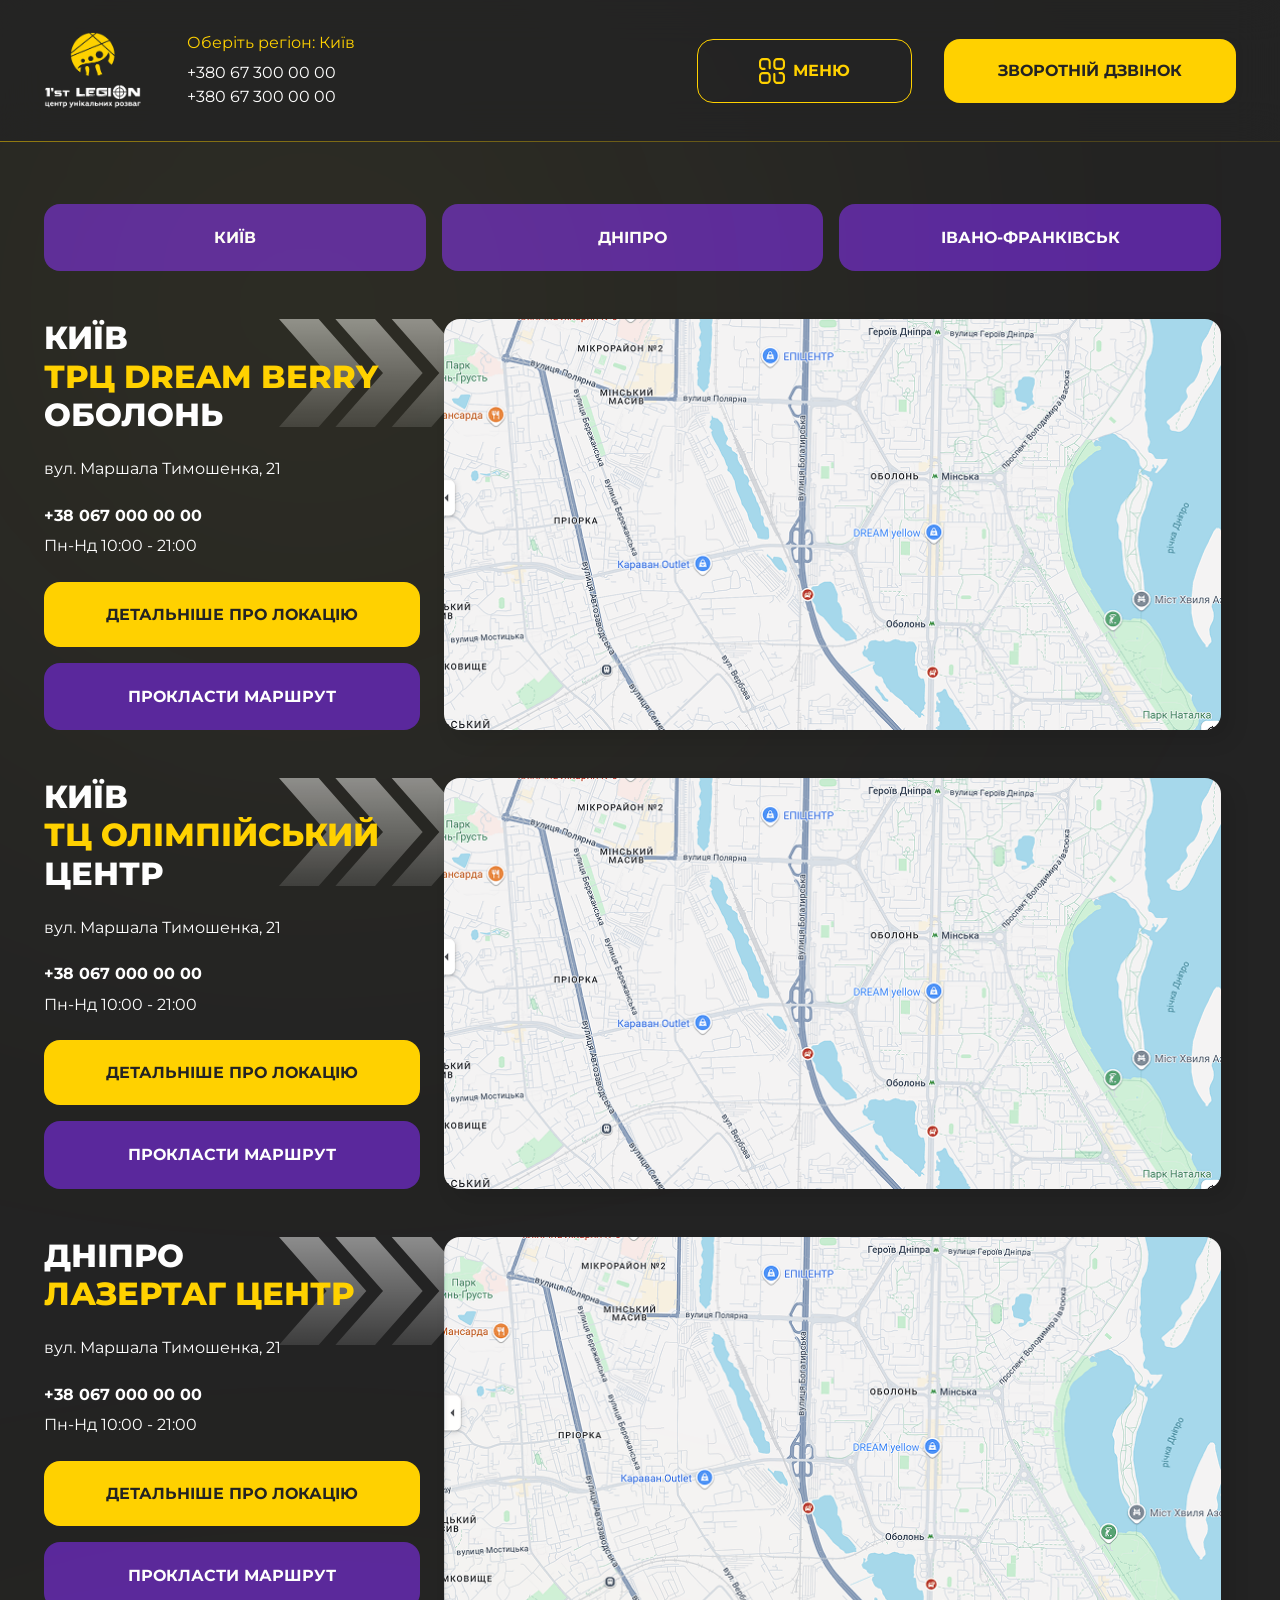
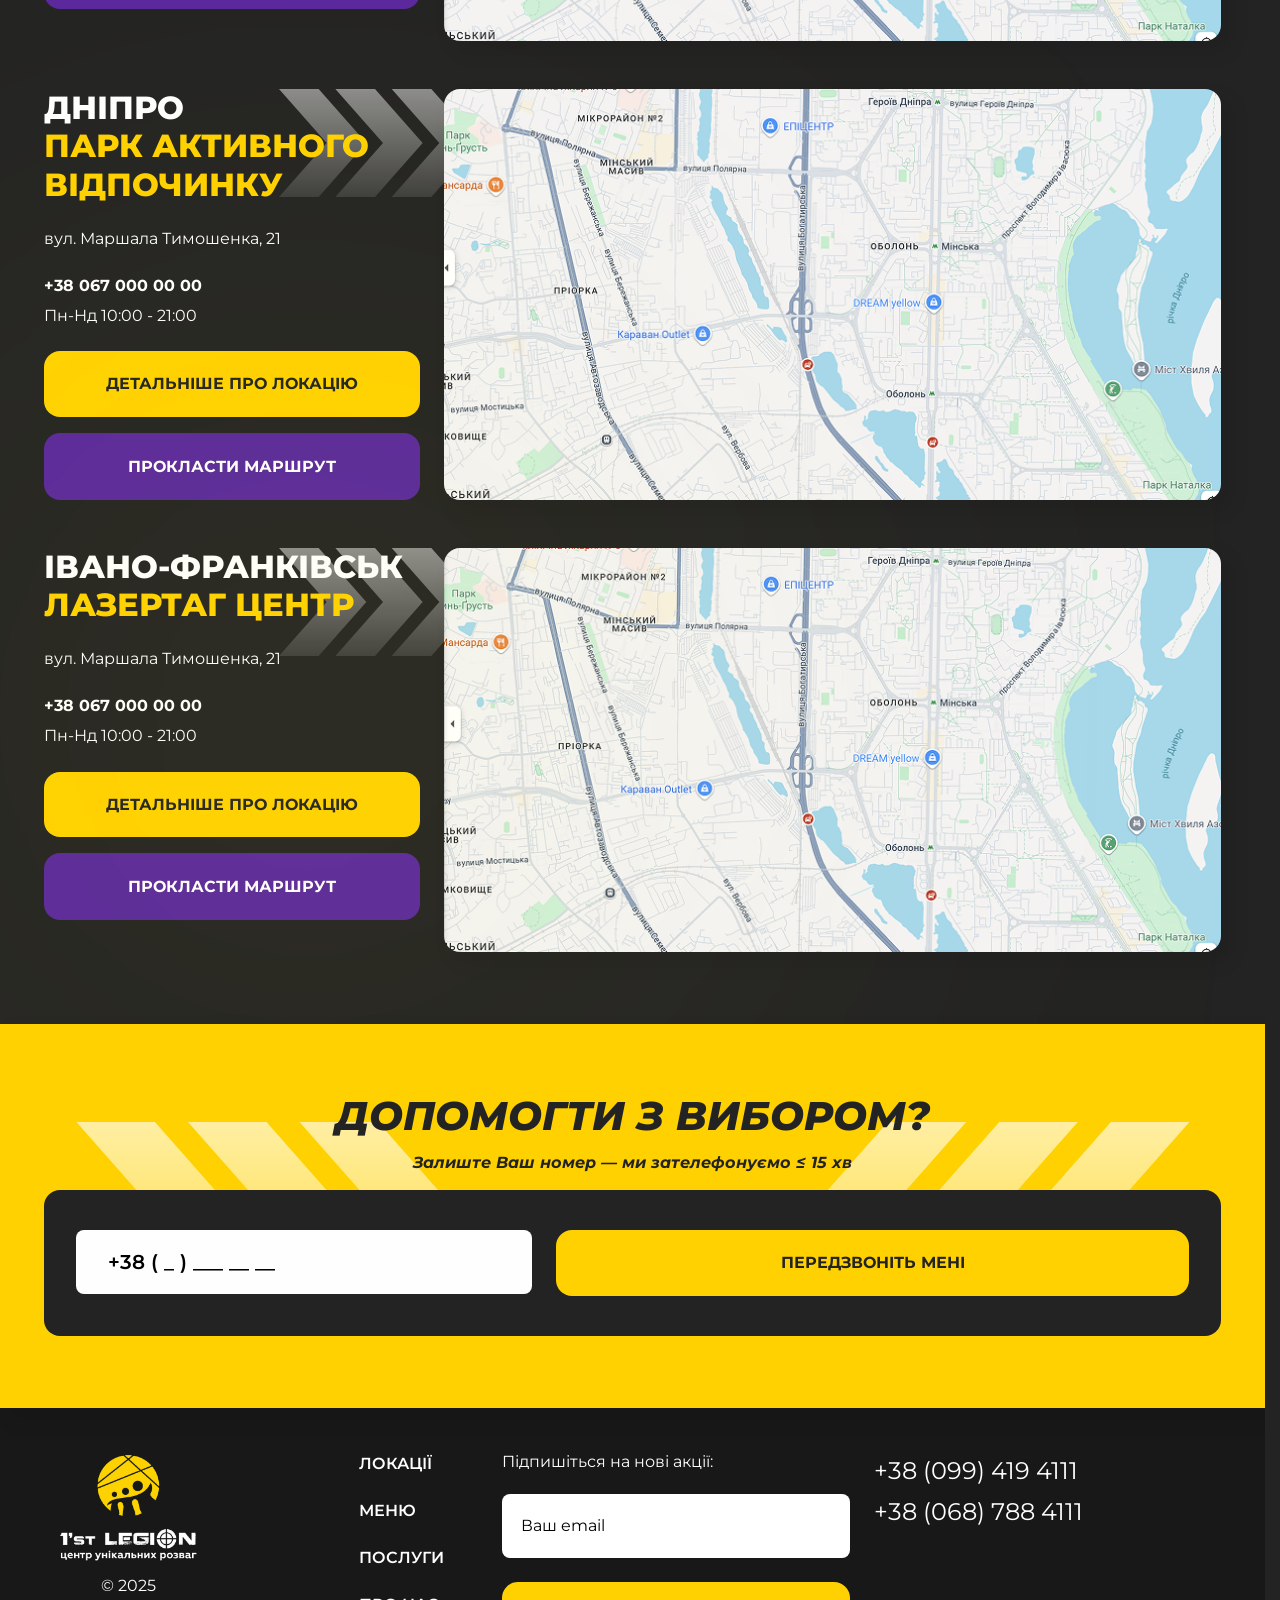
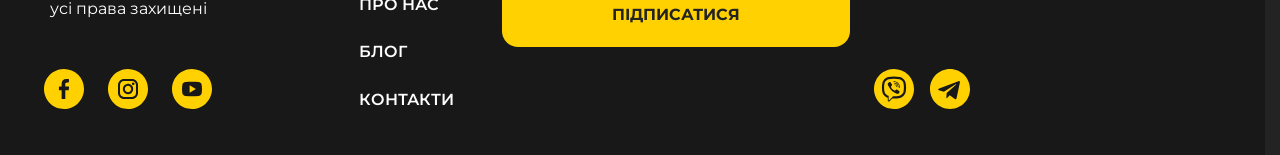
<file: contacts.html>
<!DOCTYPE html>
<html lang="en">

<head>
    <meta charset="UTF-8">
    <meta name="viewport" content="width=device-width, initial-scale=1.0">
    <title>Legion | Contacts</title>
    <link rel="preconnect" href="https://fonts.googleapis.com">
    <link rel="preconnect" href="https://fonts.gstatic.com" crossorigin>
    <link href="https://fonts.googleapis.com/css2?family=Montserrat:ital,wght@0,100..900;1,100..900&display=swap"
        rel="stylesheet">
    <link href="https://fonts.googleapis.com/css2?family=Alumni+Sans:ital,wght@1,700&display=swap" rel="stylesheet">
    <!-- styles -->
    <link rel="stylesheet" href="./assets/css/main.min.css">

    <!-- scripts -->
    <script defer src="./assets/scripts/mods/phoneInputHandler.js"></script>
    <script defer src="./assets/scripts/mods/formHandler.js"></script>
    <script defer src="./assets/scripts/main.js"></script>
</head>

<body>
    <div class="mobile-menu js-mob-menu">
        <button type="button" class="mobile-menu__close js-mob-close">
            <svg width="32" height="32" viewBox="0 0 32 32" fill="none" xmlns="http://www.w3.org/2000/svg">
                <rect x="0.000305176" y="2.83105" width="4" height="40" rx="2"
                    transform="rotate(-45 0.000305176 2.83105)" fill="#FFD100" />
                <rect x="2.82843" y="31.1123" width="4" height="40" rx="2" transform="rotate(-135 2.82843 31.1123)"
                    fill="#FFD100" />
            </svg>
        </button>
        <div class="container">
            <div class="mobile-menu__head js-lang-portal">
                <div class="mobile-menu__location js-location-menu">
                    Оберіть регіон: <span>Київ</span>
                    <div class="mobile-menu__city">
                        <ul>
                            <li><a href="javascript: void(0)">Київ</a></li>
                            <li><a href="javascript: void(0)">Дніпро</a></li>
                        </ul>
                    </div>
                </div>
            </div>
            <nav class="mobile-menu__nav">
                <ul class="mobile-menu__list">
                    <li>
                        <a href="javascript: void(0)" class="js-submenu-trigger">локації</a>
                        <div class="mobile-menu__routes js-submenu">
                            <ul class="mobile-menu__submenu">
                                <li>
                                    <a href="javascript: void(0)">
                                        <span class="fw-text">ТРЦ Dream Berry, Оболонь</span>
                                        <span class="lght-text">вул. Маршала Тимошенка, 21</span>
                                    </a>
                                </li>
                                <li>
                                    <a href="javascript: void(0)">
                                        <span class="fw-text">ТЦ Олімпійський, центр</span>
                                        <span class="lght-text">вул. Велика Васильківська, 72</span>
                                    </a>
                                </li>
                            </ul>
                        </div>
                    </li>
                    <li>
                        <a href="javascript: void(0)" class="js-submenu-trigger">меню</a>
                        <div class="mobile-menu__routes js-submenu">
                            <ul class="mobile-menu__submenu">
                                <li>
                                    <a href="javascript: void(0)">
                                        <span class="fw-text">Київ</span>
                                    </a>
                                </li>
                                <li>
                                    <a href="javascript: void(0)">
                                        <span class="fw-text">Дніпро</span>
                                    </a>
                                </li>
                            </ul>
                        </div>
                    </li>
                    <li>
                        <a href="javascript: void(0)" class="js-submenu-trigger">послуги</a>
                        <div class="mobile-menu__routes js-submenu">
                            <ul class="mobile-menu__submenu">
                                <li>
                                    <a href="javascript: void(0)">
                                        <span class="fw-text">Дитячий День Народження</span>
                                    </a>
                                </li>
                                <li>
                                    <a href="javascript: void(0)">
                                        <span class="fw-text">Лазертаг</span>
                                    </a>
                                </li>
                                <li>
                                    <a href="javascript: void(0)">
                                        <span class="fw-text">Корпоратив</span>
                                    </a>
                                </li>
                                <li>
                                    <a href="javascript: void(0)">
                                        <span class="fw-text">Пейнбол</span>
                                    </a>
                                </li>
                                <li>
                                    <a href="javascript: void(0)">
                                        <span class="fw-text">Бункер</span>
                                    </a>
                                </li>
                                <li>
                                    <a href="javascript: void(0)">
                                        <span class="fw-text">Лабіринт</span>
                                    </a>
                                </li>
                                <li>
                                    <a href="javascript: void(0)">
                                        <span class="fw-text">Мафія</span>
                                    </a>
                                </li>
                                <li>
                                    <a href="javascript: void(0)">
                                        <span class="fw-text">Квадроцикли</span>
                                    </a>
                                </li>
                            </ul>
                        </div>
                    </li>
                    <li><a href="javascript: void(0)">про нас</a></li>
                    <li><a href="javascript: void(0)">блог</a></li>
                    <li><a href="javascript: void(0)">контакти</a></li>
                </ul>
            </nav>
            <ul class="lang-switcher js-lang-menu">
                <li class="lang-switcher__current">
                    <span class="lang-switcher__label" lang="uk">UA</span>
                    <ul class="lang-switcher__list">
                        <li class="lang-switcher__item lang-switcher__item--active">
                            <span class="lang-switcher__link" lang="uk">
                                UA
                            </span>
                        </li>
                        <li class="lang-switcher__item">
                            <a class="lang-switcher__link" href="javascript: void(0)" lang="en">
                                EN
                            </a>
                        </li>
                    </ul>
                </li>
            </ul>
            <div class="mobile-menu__contacts">
                <div class="mobile-menu__phones">
                    <a href="tel:+380673000000">+380 67 300 00 00</a>
                    <a href="tel:+380673000000">+380 67 300 00 00</a>
                </div>
                <ul class="mobile-menu__message">
                    <li>
                        <a href="javascript: void(0)" target="_blank">
                            <img width="40" height="40" src="./assets/images/icons/ico-telegram.svg" alt="Telegram">
                        </a>
                    </li>
                    <li>
                        <a href="javascript: void(0)" target="_blank">
                            <img width="40" height="40" src="./assets/images/icons/ico-viber.svg" alt="Viber">
                        </a>
                    </li>
                    <li>
                        <a href="javascript: void(0)" target="_blank">
                            <img width="40" height="40" src="./assets/images/icons/ico-wats.svg" alt="WatsUp">
                        </a>
                    </li>
                </ul>
            </div>
        </div>
    </div>
    <header class="header js-header">
        <div class="container js-laptop-container">
            <div class="header__controls">
                <div class="header__inner">
                    <a href="index.html" class="header__logo">
                        <img width="70" height="56" src="./assets/images/icons/logo.png" alt="Logo">
                    </a>
                </div>
                <div class="header__panel">
                    <button type="button" class="header__btn js-menu-trigger">
                        <span>
                            <svg width="26" height="26" viewBox="0 0 26 26" fill="none"
                                xmlns="http://www.w3.org/2000/svg">
                                <g clip-path="url(#clip0_3023_236)">
                                    <path
                                        d="M22.0548 11.9717C24.2262 11.9651 25.9868 10.173 26 7.95641V4.02746C25.9868 1.80883 24.2282 0.0132027 22.0548 0H18.2061C16.0347 0.01371 14.2792 1.81086 14.2731 4.02746V7.95641C14.2731 10.174 16.0337 11.9717 18.2061 11.9717H22.0548ZM5.52551 11.9717C5.72469 11.9927 5.92573 11.9566 6.10514 11.8676C6.28454 11.7786 6.43489 11.6403 6.5386 11.4689C6.64446 11.2958 6.70048 11.0968 6.70048 10.8938C6.70048 10.6909 6.64446 10.4919 6.5386 10.3188C6.43489 10.1474 6.28454 10.0091 6.10514 9.92012C5.92573 9.83109 5.72469 9.79498 5.52551 9.81602H3.9452C2.93719 9.81602 2.11708 8.98574 2.11149 7.95641V4.07672C2.13688 3.05602 2.94532 2.23641 3.9452 2.21711H7.82032C8.0615 2.21582 8.30049 2.26298 8.5231 2.35579C8.74572 2.44861 8.94742 2.58518 9.11626 2.75742C9.462 3.10979 9.65518 3.58407 9.65403 4.07773V9.90234L9.63778 10.0471C9.62858 10.2368 9.66909 10.4256 9.75531 10.5948C9.84153 10.7641 9.97046 10.9078 10.1293 11.0119C10.3075 11.1276 10.5166 11.1863 10.729 11.18C10.9413 11.1738 11.1466 11.1029 11.3176 10.9769C11.4905 10.8485 11.6217 10.6721 11.6949 10.4696C11.768 10.2671 11.7799 10.0476 11.729 9.83836V4.03965C11.729 1.81543 9.96278 0.012188 7.78376 0.012188H3.9452C1.78497 0.0578899 0.0446931 1.83473 5.6465e-06 4.03965V7.95641C-0.00176593 9.01915 0.413397 10.0402 1.15629 10.8002C1.51954 11.1716 1.95341 11.4665 2.43237 11.6677C2.91133 11.8689 3.4257 11.9723 3.9452 11.9717H5.52551ZM22.0548 9.81602H18.2061C17.2001 9.81602 16.3841 8.98371 16.3841 7.95641V4.02746C16.3798 3.53467 16.5703 3.06013 16.9142 2.70715C17.0822 2.5348 17.2831 2.39807 17.5051 2.30515C17.727 2.21223 17.9655 2.16501 18.2061 2.16633H22.0548C22.2954 2.16504 22.5339 2.21227 22.7558 2.30519C22.9778 2.39811 23.1787 2.53482 23.3467 2.70715C23.6906 3.06013 23.8811 3.53467 23.8768 4.02746V7.95641C23.8774 8.44766 23.6858 8.91966 23.3431 9.27164C23.1755 9.4436 22.9751 9.58034 22.7539 9.67382C22.5327 9.7673 22.295 9.81565 22.0548 9.81602ZM22.0548 26C24.21 25.9492 25.9431 24.1719 25.9878 21.9725V18.0558C26.0027 16.9952 25.6017 15.9709 24.8706 15.2024C24.5132 14.8265 24.0844 14.5258 23.6092 14.3178C23.1341 14.1098 22.6222 13.9988 22.1036 13.9913H20.5106C20.2485 14.025 20.0077 14.153 19.8333 14.3514C19.6588 14.5497 19.5625 14.8049 19.5625 15.0691C19.5625 15.3333 19.6588 15.5884 19.8333 15.7868C20.0077 15.9852 20.2485 16.1132 20.5106 16.1469H22.0548C22.2975 16.1487 22.5375 16.1993 22.7603 16.2955C22.9832 16.3917 23.1845 16.5316 23.3523 16.707C23.6955 17.0662 23.8837 17.5459 23.8763 18.0426V21.9725C23.8636 22.9943 23.0547 23.8164 22.0548 23.8321H18.2061C17.2001 23.8321 16.3841 22.9998 16.3841 21.9725V16.0977L16.3719 15.9626C16.3341 15.7051 16.2048 15.4699 16.0076 15.3002C15.8104 15.1304 15.5586 15.0374 15.2984 15.0384C15.1589 15.0419 15.0216 15.0734 14.8946 15.1311C14.7676 15.1888 14.6534 15.2714 14.559 15.374C14.365 15.5842 14.2622 15.8626 14.2731 16.1484V21.9725C14.2678 23.0353 14.6799 24.0578 15.4207 24.8198C15.7828 25.1925 16.2157 25.4889 16.6941 25.6915C17.1725 25.8942 17.6866 25.9991 18.2061 26L22.0548 26ZM7.79391 26C9.96989 25.9934 11.7305 24.1942 11.7391 21.9725V18.0436C11.7409 16.9808 11.3257 15.9598 10.5828 15.1998C10.2196 14.8284 9.78574 14.5334 9.30678 14.3322C8.82781 14.131 8.31342 14.0277 7.79391 14.0283H3.9452C1.7738 14.0349 0.0132088 15.827 5.6465e-06 18.0436V21.9725C0.0132088 24.1912 1.77176 25.9868 3.9452 26H7.79391ZM7.79391 23.8321H3.9452C3.70202 23.8368 3.46042 23.7922 3.23498 23.7009C3.00954 23.6096 2.80493 23.4735 2.63352 23.301C2.28263 22.948 2.08612 22.4702 2.08711 21.9725V18.0436C2.08189 17.7941 2.12634 17.546 2.21788 17.3139C2.30942 17.0817 2.44622 16.8701 2.62032 16.6913C2.79239 16.5151 2.99871 16.3761 3.22657 16.2827C3.45443 16.1894 3.699 16.1437 3.9452 16.1484H7.79391C8.03628 16.1503 8.27583 16.2006 8.49841 16.2966C8.72099 16.3925 8.9221 16.5321 9.08985 16.707C9.43304 17.0662 9.62142 17.5458 9.61442 18.0426V21.9725C9.60782 22.9968 8.79583 23.8255 7.79239 23.8321H7.79391Z"
                                        fill="#FFD100" />
                                </g>
                                <defs>
                                    <clipPath id="clip0_3023_236">
                                        <rect width="26" height="26" fill="white" transform="matrix(1 0 0 -1 0 26)" />
                                    </clipPath>
                                </defs>
                            </svg>
                        </span>
                        <span>меню</span>
                    </button>
                    <a href="javascript: void(0)" class="header__phone js-modal-trigger">
                        <img width="35" height="35" src="./assets/images/icons/ico-phone.svg" alt="Call">
                    </a>
                    <button type="button" class="header__call js-modal-trigger">
                        зворотній дзвінок
                    </button>
                </div>
            </div>
            <div class="header__bot">
                <div class="header__location js-location-menu">
                    Оберіть регіон: <span>Київ</span>
                    <div class="header__city">
                        <ul>
                            <li><a href="javascript: void(0)">Київ</a></li>
                            <li><a href="javascript: void(0)">Дніпро</a></li>
                        </ul>
                    </div>
                </div>
                <div class="header__numbers">
                    <a href="tel:+380673000000" class="header__number">+380 67 300 00 00</a>
                    <a href="tel:+380673000000" class="header__number">+380 67 300 00 00</a>
                </div>
                <ul class="lang-switcher js-lang-menu">
                    <li class="lang-switcher__current">
                        <span class="lang-switcher__label" lang="uk">UA</span>
                        <ul class="lang-switcher__list">
                            <li class="lang-switcher__item lang-switcher__item--active">
                                <span class="lang-switcher__link" lang="uk">
                                    UA
                                </span>
                            </li>
                            <li class="lang-switcher__item">
                                <a class="lang-switcher__link" href="javascript: void(0)" lang="en">
                                    EN
                                </a>
                            </li>
                        </ul>
                    </li>
                </ul>
                <nav class="header__nav">
                    <ul class="header__menu">
                        <li>
                            <a href="javascript: void(0)">локації</a>
                            <div class="header__dd header__dd--locations">
                                <ul>
                                    <li>
                                        <a href="javascript: void(0)">
                                            <span class="fw-text">ТРЦ Dream Berry, Оболонь</span>
                                            <span class="lght-text">вул. Маршала Тимошенка, 21</span>
                                        </a>
                                    </li>
                                    <li>
                                        <a href="javascript: void(0)">
                                            <span class="fw-text">ТРЦ Dream Berry, Оболонь</span>
                                            <span class="lght-text">вул. Маршала Тимошенка, 21</span>
                                        </a>
                                    </li>
                                </ul>
                            </div>
                        </li>
                        <li>
                            <a href="javascript: void(0)">меню</a>
                            <div class="header__dd header__dd--menu">
                                <ul>
                                    <li>
                                        <a href="javascript: void(0)">
                                            <span class="fw-text">Київ</span>
                                        </a>
                                    </li>
                                    <li>
                                        <a href="javascript: void(0)">
                                            <span class="fw-text">Дніпро</span>
                                        </a>
                                    </li>
                                </ul>
                            </div>
                        </li>
                        <li>
                            <a href="javascript: void(0)">послуги</a>
                            <div class="header__dd header__dd--services">
                                <ul>
                                    <li>
                                        <a href="javascript: void(0)">
                                            <span class="fw-text">Дитячий День Народження</span>
                                        </a>
                                    </li>
                                    <li>
                                        <a href="javascript: void(0)">
                                            <span class="fw-text">Лазертаг</span>
                                        </a>
                                    </li>
                                    <li>
                                        <a href="javascript: void(0)">
                                            <span class="fw-text">Корпоратив</span>
                                        </a>
                                    </li>
                                    <li>
                                        <a href="javascript: void(0)">
                                            <span class="fw-text">Пейнбол</span>
                                        </a>
                                    </li>
                                    <li>
                                        <a href="javascript: void(0)">
                                            <span class="fw-text">Бункер</span>
                                        </a>
                                    </li>
                                    <li>
                                        <a href="javascript: void(0)">
                                            <span class="fw-text">Лабіринт</span>
                                        </a>
                                    </li>
                                    <li>
                                        <a href="javascript: void(0)">
                                            <span class="fw-text">Мафія</span>
                                        </a>
                                    </li>
                                    <li>
                                        <a href="javascript: void(0)">
                                            <span class="fw-text">Квадроцикли</span>
                                        </a>
                                    </li>
                                </ul>
                            </div>
                        </li>
                        <li>
                            <a href="javascript: void(0)">про нас</a>
                        </li>
                        <li>
                            <a href="javascript: void(0)">блог</a>
                        </li>
                        <li>
                            <a href="javascript: void(0)">контакти</a>
                        </li>
                    </ul>
                </nav>
            </div>
        </div>
    </header>
    <main class="main">
        <section class="branches">
            <div class="container">
                <div class="branches__content">
                    <div class="branches__filters">
                        <button class="branches__filter cta cta--violet">київ</button>
                        <button class="branches__filter cta cta--violet">дніпро</button>
                        <button class="branches__filter cta cta--violet">івано-франківськ</button>
                    </div>
                    <div class="branches__cards">
                        <div class="branches-box">
                            <div class="branches-box__info">
                                <h2 class="branches-box__title content__title">
                                    київ <br> <span>ТРЦ dream berry</span> оболонь
                                </h2>
                                <p class="branches-box__text">
                                    вул. Маршала Тимошенка, 21
                                </p>
                                <a href="tel:+380670000000" class="branches-box__phone">
                                    +38 067 000 00 00
                                </a>
                                <p class="branches-box__text">
                                    Пн-Нд 10:00 - 21:00
                                </p>
                                <div class="branches-box__links">
                                    <a href="javascript: void(0)" class="branches-box__link cta cta--accent">детальніше
                                        про локацію</a>
                                    <a href="javascript: void(0)" class="branches-box__link cta cta--violet">Прокласти
                                        маршрут</a>
                                </div>
                            </div>
                            <div class="branches-box__map">
                                <img src="./assets/images/map.png" alt="Map">
                            </div>
                            <div class="decoration-chev">
                                <img src="./assets/images/icons/chevron-r-wht.svg" alt="">
                            </div>
                        </div>
                        <div class="branches-box">
                            <div class="branches-box__info">
                                <h2 class="branches-box__title content__title">
                                    київ <br> <span>Тц олімпійський</span> центр
                                </h2>
                                <p class="branches-box__text">
                                    вул. Маршала Тимошенка, 21
                                </p>
                                <a href="tel:+380670000000" class="branches-box__phone">
                                    +38 067 000 00 00
                                </a>
                                <p class="branches-box__text">
                                    Пн-Нд 10:00 - 21:00
                                </p>
                                <div class="branches-box__links">
                                    <a href="javascript: void(0)" class="branches-box__link cta cta--accent">детальніше
                                        про локацію</a>
                                    <a href="javascript: void(0)" class="branches-box__link cta cta--violet">Прокласти
                                        маршрут</a>
                                </div>
                            </div>
                            <div class="branches-box__map">
                                <img src="./assets/images/map.png" alt="Map">
                            </div>
                            <div class="decoration-chev">
                                <img src="./assets/images/icons/chevron-r-wht.svg" alt="">
                            </div>
                        </div>
                        <div class="branches-box">
                            <div class="branches-box__info">
                                <h2 class="branches-box__title content__title">
                                    дніпро <br> <span>лазертаг центр</span>
                                </h2>
                                <p class="branches-box__text">
                                    вул. Маршала Тимошенка, 21
                                </p>
                                <a href="tel:+380670000000" class="branches-box__phone">
                                    +38 067 000 00 00
                                </a>
                                <p class="branches-box__text">
                                    Пн-Нд 10:00 - 21:00
                                </p>
                                <div class="branches-box__links">
                                    <a href="javascript: void(0)" class="branches-box__link cta cta--accent">детальніше
                                        про локацію</a>
                                    <a href="javascript: void(0)" class="branches-box__link cta cta--violet">Прокласти
                                        маршрут</a>
                                </div>
                            </div>
                            <div class="branches-box__map">
                                <img src="./assets/images/map.png" alt="Map">
                            </div>
                            <div class="decoration-chev">
                                <img src="./assets/images/icons/chevron-r-wht.svg" alt="">
                            </div>
                        </div>
                        <div class="branches-box">
                            <div class="branches-box__info">
                                <h2 class="branches-box__title content__title">
                                    дніпро <br> <span>парк активного відпочинку</span>
                                </h2>
                                <p class="branches-box__text">
                                    вул. Маршала Тимошенка, 21
                                </p>
                                <a href="tel:+380670000000" class="branches-box__phone">
                                    +38 067 000 00 00
                                </a>
                                <p class="branches-box__text">
                                    Пн-Нд 10:00 - 21:00
                                </p>
                                <div class="branches-box__links">
                                    <a href="javascript: void(0)" class="branches-box__link cta cta--accent">детальніше
                                        про локацію</a>
                                    <a href="javascript: void(0)" class="branches-box__link cta cta--violet">Прокласти
                                        маршрут</a>
                                </div>
                            </div>
                            <div class="branches-box__map">
                                <img src="./assets/images/map.png" alt="Map">
                            </div>
                            <div class="decoration-chev">
                                <img src="./assets/images/icons/chevron-r-wht.svg" alt="">
                            </div>
                        </div>
                        <div class="branches-box">
                            <div class="branches-box__info">
                                <h2 class="branches-box__title content__title">
                                    івано-франківськ <br> <span>лазертаг центр</span>
                                </h2>
                                <p class="branches-box__text">
                                    вул. Маршала Тимошенка, 21
                                </p>
                                <a href="tel:+380670000000" class="branches-box__phone">
                                    +38 067 000 00 00
                                </a>
                                <p class="branches-box__text">
                                    Пн-Нд 10:00 - 21:00
                                </p>
                                <div class="branches-box__links">
                                    <a href="javascript: void(0)" class="branches-box__link cta cta--accent">детальніше
                                        про локацію</a>
                                    <a href="javascript: void(0)" class="branches-box__link cta cta--violet">Прокласти
                                        маршрут</a>
                                </div>
                            </div>
                            <div class="branches-box__map">
                                <img src="./assets/images/map.png" alt="Map">
                            </div>
                            <div class="decoration-chev">
                                <img src="./assets/images/icons/chevron-r-wht.svg" alt="">
                            </div>
                        </div>
                    </div>
                </div>
            </div>
        </section>
        <section class="feedback">
            <div class="container">
                <div class="feedback__content">
                    <h2 class="feedback__title content-title">допомогти з вибором?</h2>
                    <p class="feedback__subtitle">Залиште Ваш номер — ми зателефонуємо ≤ 15 хв</p>
                    <div class="feedback__container">
                        <div class="feedback__panel">
                            <form class="feedback__form">
                                <div class="feedback__form-field field-phone">
                                    <input placeholder="+38 ( _ ) ___ __ __" type="tel" name="feedbackPhone"
                                        id="feedbackPhone" inputmode="numeric" class="js-phone-field">
                                </div>
                                <button type="submit" class="feedback__form-submit cta cta--accent">
                                    передзвоніть мені
                                </button>
                            </form>
                        </div>
                    </div>
                    <div class="decoration-wrapper">
                        <div class="decoration-chev frst-el">
                            <img src="./assets/images/icons/chevron-r-wht.svg" alt="">
                        </div>
                        <div class="decoration-chev scnd-el">
                            <img src="./assets/images/icons/chevron-l-wht.svg" alt="">
                        </div>
                    </div>
                </div>
            </div>
        </section>
    </main>
    <footer class="footer">
        <div class="container">
            <div class="footer__row">
                <div class="footer__info">
                    <div class="footer__logo">
                        <img width="152" height="122" src="./assets/images/icons/logo.png" alt="Logo">
                    </div>
                    <p class="footer__copy">© 2025 <br> усі права захищені</p>
                    <ul class="footer__social">
                        <li>
                            <a href="javascript: void(0)" target="_blank">
                                <img width="40" height="40" src="./assets/images/icons/ico-facebook.svg" alt="Facebook">
                            </a>
                        </li>
                        <li>
                            <a href="javascript: void(0)" target="_blank">
                                <img width="40" height="40" src="./assets/images/icons/ico-inst.svg" alt="Instagram">
                            </a>
                        </li>
                        <li>
                            <a href="javascript: void(0)" target="_blank">
                                <img width="40" height="40" src="./assets/images/icons/ico-tube.svg" alt="YouTube">
                            </a>
                        </li>
                    </ul>
                </div>
                <nav class="footer__nav">
                    <ul>
                        <li><a href="javascript: void(0)">локації</a></li>
                        <li><a href="javascript: void(0)">меню</a></li>
                        <li><a href="javascript: void(0)">послуги</a></li>
                        <li><a href="javascript: void(0)">про нас</a></li>
                        <li><a href="javascript: void(0)">блог</a></li>
                        <li><a href="javascript: void(0)">контакти</a></li>
                    </ul>
                </nav>
            </div>
            <div class="footer__row">
                <form class="footer__send">
                    <div class="footer__send-field">
                        <label class="footer__send-title" for="footerEmail">
                            Підпишіться на нові акції:
                        </label>
                        <input placeholder="Ваш email" type="email" name="footerEmail" id="footerEmail">
                    </div>
                    <button type="submit" class="footer__send-submit cta cta--accent">
                        підписатися
                    </button>
                </form>
                <div class="footer__contacts">
                    <ul class="footer__phones">
                        <li><a href="tel:+380994194111">+38 (099) 419 4111</a></li>
                        <li><a href="tel:+380687884111">+38 (068) 788 4111</a></li>
                    </ul>
                    <ul class="footer__message">
                        <li>
                            <a href="javascript: void(0)" target="_blank">
                                <img width="40" height="40" src="./assets/images/icons/ico-viber.svg" alt="Viber">
                            </a>
                        </li>
                        <li>
                            <a href="javascript: void(0)" target="_blank">
                                <img width="40" height="40" src="./assets/images/icons/ico-telegram.svg" alt="Telegram">
                            </a>
                        </li>
                    </ul>
                </div>
            </div>
        </div>
    </footer>
    <div class="form-modal js-form-modal">
        <div class="form-modal__inner js-form-inner">
            <div class="form-modal__success js-form-success">
                <button type="button" class="form-modal__close js-success-close">
                    <svg width="32" height="32" viewBox="0 0 32 32" fill="none" xmlns="http://www.w3.org/2000/svg">
                        <rect x="0.000488281" y="2.83105" width="4" height="40" rx="2"
                            transform="rotate(-45 0.000488281 2.83105)" fill="#FFD100" />
                        <rect x="2.82861" y="31.1123" width="4" height="40" rx="2"
                            transform="rotate(-135 2.82861 31.1123)" fill="#FFD100" />
                    </svg>
                </button>
                <div class="form-modal__content">
                    <div class="form-modal__check">
                        <img src="./assets/images/icons/ico-checl-lg.svg" alt="Check">
                    </div>
                    <p class="form-modal__title">Дякуємо <br> за Ваше звернення!</p>
                    <p class="form-modal__subtitle">Наш менеджер скоро зв'яжеться з Вами.</p>
                </div>
            </div>
            <div class="form-modal__box js-form-box">
                <button type="button" class="form-modal__close js-form-close">
                    <svg width="32" height="32" viewBox="0 0 32 32" fill="none" xmlns="http://www.w3.org/2000/svg">
                        <rect x="0.000488281" y="2.83105" width="4" height="40" rx="2"
                            transform="rotate(-45 0.000488281 2.83105)" fill="#FFD100" />
                        <rect x="2.82861" y="31.1123" width="4" height="40" rx="2"
                            transform="rotate(-135 2.82861 31.1123)" fill="#FFD100" />
                    </svg>
                </button>
                <div class="form-modal__content">
                    <div class="form-modal__logo">
                        <img src="./assets/images/icons/logo.png" alt="Logo">
                    </div>
                    <p class="form-modal__title">Залиште номер</p>
                    <p class="form-modal__subtitle">і ми Вам зателефонуємо</p>
                    <form class="form-modal__flow">
                        <div class="form-modal__field">
                            <input placeholder="Ім’я" type="text" name="modalName" id="modalName">
                        </div>
                        <div class="form-modal__field">
                            <input placeholder="+38 ( _ ) ___ __ __" type="tel" name="modalPhone" id="modalPhone"
                                class="js-phone-field">
                        </div>
                        <button type="submit" class="form-modal__submit cta cta--accent">
                            передзвоніть мені
                        </button>
                    </form>
                    <div class="form-modal__tcpa">
                        <p>
                            Натискаючи цю кнопку, Ви надаєте згоду на обробку персональних даних та погоджуєтесь з
                        </p>
                        <a href="javascript: void(0)">політикою конфіденційності</a>
                    </div>
                </div>
            </div>
        </div>
    </div>
</body>

</html>
</file>
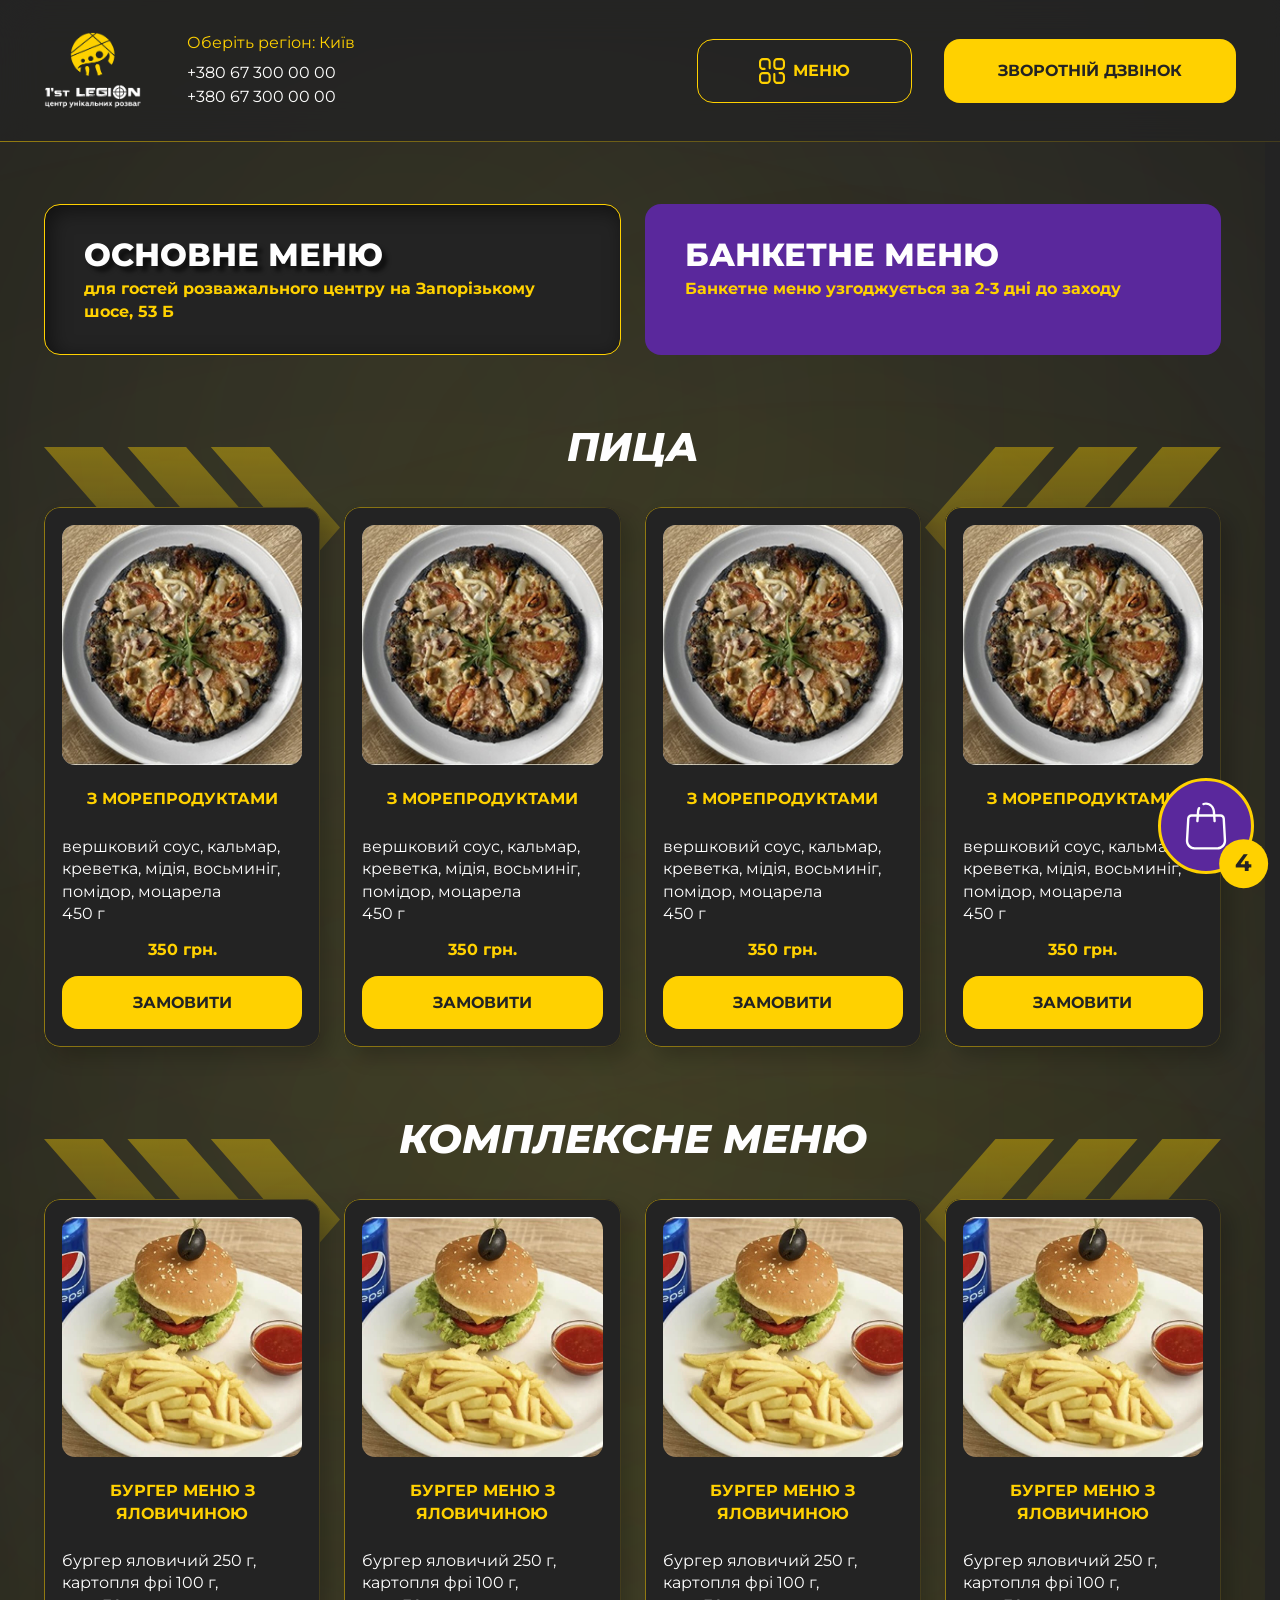
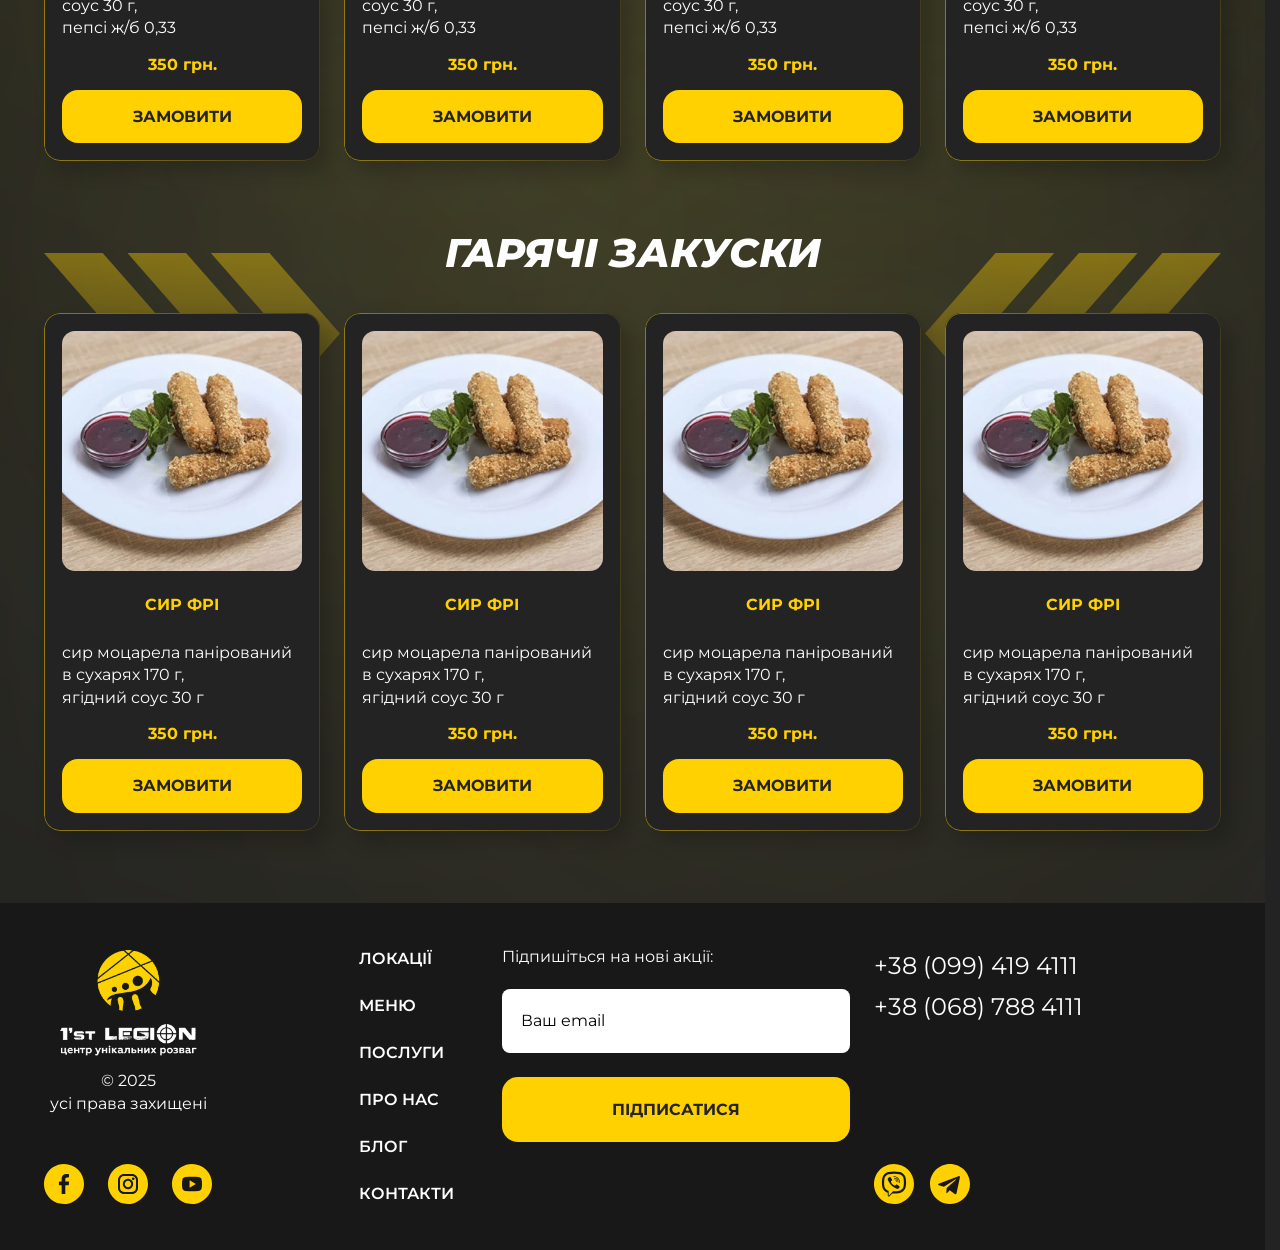
<file: menu.html>
<!DOCTYPE html>
<html lang="en">

<head>
    <meta charset="UTF-8">
    <meta name="viewport" content="width=device-width, initial-scale=1.0">
    <title>Legion | Menu</title>
    <link rel="preconnect" href="https://fonts.googleapis.com">
    <link rel="preconnect" href="https://fonts.gstatic.com" crossorigin>
    <link href="https://fonts.googleapis.com/css2?family=Montserrat:ital,wght@0,100..900;1,100..900&display=swap"
        rel="stylesheet">
    <link href="https://fonts.googleapis.com/css2?family=Alumni+Sans:ital,wght@1,700&display=swap" rel="stylesheet">
    <!-- styles -->
    <link rel="stylesheet" href="./assets/css/main.min.css">

    <!-- scripts -->
    <script defer src="./assets/scripts/mods/section-menu.js"></script>
    <script defer src="./assets/scripts/main.js"></script>
</head>

<body>
    <div class="mobile-menu js-mob-menu">
        <button type="button" class="mobile-menu__close js-mob-close">
            <svg width="32" height="32" viewBox="0 0 32 32" fill="none" xmlns="http://www.w3.org/2000/svg">
                <rect x="0.000305176" y="2.83105" width="4" height="40" rx="2"
                    transform="rotate(-45 0.000305176 2.83105)" fill="#FFD100" />
                <rect x="2.82843" y="31.1123" width="4" height="40" rx="2" transform="rotate(-135 2.82843 31.1123)"
                    fill="#FFD100" />
            </svg>
        </button>
        <div class="container">
            <div class="mobile-menu__head js-lang-portal">
                <div class="mobile-menu__location js-location-menu">
                    Оберіть регіон: <span>Київ</span>
                    <div class="mobile-menu__city">
                        <ul>
                            <li><a href="javascript: void(0)">Київ</a></li>
                            <li><a href="javascript: void(0)">Дніпро</a></li>
                        </ul>
                    </div>
                </div>
            </div>
            <nav class="mobile-menu__nav">
                <ul class="mobile-menu__list">
                    <li>
                        <a href="javascript: void(0)" class="js-submenu-trigger">локації</a>
                        <div class="mobile-menu__routes js-submenu">
                            <ul class="mobile-menu__submenu">
                                <li>
                                    <a href="javascript: void(0)">
                                        <span class="fw-text">ТРЦ Dream Berry, Оболонь</span>
                                        <span class="lght-text">вул. Маршала Тимошенка, 21</span>
                                    </a>
                                </li>
                                <li>
                                    <a href="javascript: void(0)">
                                        <span class="fw-text">ТЦ Олімпійський, центр</span>
                                        <span class="lght-text">вул. Велика Васильківська, 72</span>
                                    </a>
                                </li>
                            </ul>
                        </div>
                    </li>
                    <li>
                        <a href="javascript: void(0)" class="js-submenu-trigger">меню</a>
                        <div class="mobile-menu__routes js-submenu">
                            <ul class="mobile-menu__submenu">
                                <li>
                                    <a href="javascript: void(0)">
                                        <span class="fw-text">Київ</span>
                                    </a>
                                </li>
                                <li>
                                    <a href="javascript: void(0)">
                                        <span class="fw-text">Дніпро</span>
                                    </a>
                                </li>
                            </ul>
                        </div>
                    </li>
                    <li>
                        <a href="javascript: void(0)" class="js-submenu-trigger">послуги</a>
                        <div class="mobile-menu__routes js-submenu">
                            <ul class="mobile-menu__submenu">
                                <li>
                                    <a href="javascript: void(0)">
                                        <span class="fw-text">Дитячий День Народження</span>
                                    </a>
                                </li>
                                <li>
                                    <a href="javascript: void(0)">
                                        <span class="fw-text">Лазертаг</span>
                                    </a>
                                </li>
                                <li>
                                    <a href="javascript: void(0)">
                                        <span class="fw-text">Корпоратив</span>
                                    </a>
                                </li>
                                <li>
                                    <a href="javascript: void(0)">
                                        <span class="fw-text">Пейнбол</span>
                                    </a>
                                </li>
                                <li>
                                    <a href="javascript: void(0)">
                                        <span class="fw-text">Бункер</span>
                                    </a>
                                </li>
                                <li>
                                    <a href="javascript: void(0)">
                                        <span class="fw-text">Лабіринт</span>
                                    </a>
                                </li>
                                <li>
                                    <a href="javascript: void(0)">
                                        <span class="fw-text">Мафія</span>
                                    </a>
                                </li>
                                <li>
                                    <a href="javascript: void(0)">
                                        <span class="fw-text">Квадроцикли</span>
                                    </a>
                                </li>
                            </ul>
                        </div>
                    </li>
                    <li><a href="javascript: void(0)">про нас</a></li>
                    <li><a href="javascript: void(0)">блог</a></li>
                    <li><a href="javascript: void(0)">контакти</a></li>
                </ul>
            </nav>
            <ul class="lang-switcher js-lang-menu">
                <li class="lang-switcher__current">
                    <span class="lang-switcher__label" lang="uk">UA</span>
                    <ul class="lang-switcher__list">
                        <li class="lang-switcher__item lang-switcher__item--active">
                            <span class="lang-switcher__link" lang="uk">
                                UA
                            </span>
                        </li>
                        <li class="lang-switcher__item">
                            <a class="lang-switcher__link" href="javascript: void(0)" lang="en">
                                EN
                            </a>
                        </li>
                    </ul>
                </li>
            </ul>
            <div class="mobile-menu__contacts">
                <div class="mobile-menu__phones">
                    <a href="tel:+380673000000">+380 67 300 00 00</a>
                    <a href="tel:+380673000000">+380 67 300 00 00</a>
                </div>
                <ul class="mobile-menu__message">
                    <li>
                        <a href="javascript: void(0)" target="_blank">
                            <img width="40" height="40" src="./assets/images/icons/ico-telegram.svg" alt="Telegram">
                        </a>
                    </li>
                    <li>
                        <a href="javascript: void(0)" target="_blank">
                            <img width="40" height="40" src="./assets/images/icons/ico-viber.svg" alt="Viber">
                        </a>
                    </li>
                    <li>
                        <a href="javascript: void(0)" target="_blank">
                            <img width="40" height="40" src="./assets/images/icons/ico-wats.svg" alt="WatsUp">
                        </a>
                    </li>
                </ul>
            </div>
        </div>
    </div>
    <header class="header js-header">
        <div class="container js-laptop-container">
            <div class="header__controls">
                <div class="header__inner">
                    <a href="index.html" class="header__logo">
                        <img width="70" height="56" src="./assets/images/icons/logo.png" alt="Logo">
                    </a>
                </div>
                <div class="header__panel">
                    <button type="button" class="header__btn js-menu-trigger">
                        <span>
                            <svg width="26" height="26" viewBox="0 0 26 26" fill="none"
                                xmlns="http://www.w3.org/2000/svg">
                                <g clip-path="url(#clip0_3023_236)">
                                    <path
                                        d="M22.0548 11.9717C24.2262 11.9651 25.9868 10.173 26 7.95641V4.02746C25.9868 1.80883 24.2282 0.0132027 22.0548 0H18.2061C16.0347 0.01371 14.2792 1.81086 14.2731 4.02746V7.95641C14.2731 10.174 16.0337 11.9717 18.2061 11.9717H22.0548ZM5.52551 11.9717C5.72469 11.9927 5.92573 11.9566 6.10514 11.8676C6.28454 11.7786 6.43489 11.6403 6.5386 11.4689C6.64446 11.2958 6.70048 11.0968 6.70048 10.8938C6.70048 10.6909 6.64446 10.4919 6.5386 10.3188C6.43489 10.1474 6.28454 10.0091 6.10514 9.92012C5.92573 9.83109 5.72469 9.79498 5.52551 9.81602H3.9452C2.93719 9.81602 2.11708 8.98574 2.11149 7.95641V4.07672C2.13688 3.05602 2.94532 2.23641 3.9452 2.21711H7.82032C8.0615 2.21582 8.30049 2.26298 8.5231 2.35579C8.74572 2.44861 8.94742 2.58518 9.11626 2.75742C9.462 3.10979 9.65518 3.58407 9.65403 4.07773V9.90234L9.63778 10.0471C9.62858 10.2368 9.66909 10.4256 9.75531 10.5948C9.84153 10.7641 9.97046 10.9078 10.1293 11.0119C10.3075 11.1276 10.5166 11.1863 10.729 11.18C10.9413 11.1738 11.1466 11.1029 11.3176 10.9769C11.4905 10.8485 11.6217 10.6721 11.6949 10.4696C11.768 10.2671 11.7799 10.0476 11.729 9.83836V4.03965C11.729 1.81543 9.96278 0.012188 7.78376 0.012188H3.9452C1.78497 0.0578899 0.0446931 1.83473 5.6465e-06 4.03965V7.95641C-0.00176593 9.01915 0.413397 10.0402 1.15629 10.8002C1.51954 11.1716 1.95341 11.4665 2.43237 11.6677C2.91133 11.8689 3.4257 11.9723 3.9452 11.9717H5.52551ZM22.0548 9.81602H18.2061C17.2001 9.81602 16.3841 8.98371 16.3841 7.95641V4.02746C16.3798 3.53467 16.5703 3.06013 16.9142 2.70715C17.0822 2.5348 17.2831 2.39807 17.5051 2.30515C17.727 2.21223 17.9655 2.16501 18.2061 2.16633H22.0548C22.2954 2.16504 22.5339 2.21227 22.7558 2.30519C22.9778 2.39811 23.1787 2.53482 23.3467 2.70715C23.6906 3.06013 23.8811 3.53467 23.8768 4.02746V7.95641C23.8774 8.44766 23.6858 8.91966 23.3431 9.27164C23.1755 9.4436 22.9751 9.58034 22.7539 9.67382C22.5327 9.7673 22.295 9.81565 22.0548 9.81602ZM22.0548 26C24.21 25.9492 25.9431 24.1719 25.9878 21.9725V18.0558C26.0027 16.9952 25.6017 15.9709 24.8706 15.2024C24.5132 14.8265 24.0844 14.5258 23.6092 14.3178C23.1341 14.1098 22.6222 13.9988 22.1036 13.9913H20.5106C20.2485 14.025 20.0077 14.153 19.8333 14.3514C19.6588 14.5497 19.5625 14.8049 19.5625 15.0691C19.5625 15.3333 19.6588 15.5884 19.8333 15.7868C20.0077 15.9852 20.2485 16.1132 20.5106 16.1469H22.0548C22.2975 16.1487 22.5375 16.1993 22.7603 16.2955C22.9832 16.3917 23.1845 16.5316 23.3523 16.707C23.6955 17.0662 23.8837 17.5459 23.8763 18.0426V21.9725C23.8636 22.9943 23.0547 23.8164 22.0548 23.8321H18.2061C17.2001 23.8321 16.3841 22.9998 16.3841 21.9725V16.0977L16.3719 15.9626C16.3341 15.7051 16.2048 15.4699 16.0076 15.3002C15.8104 15.1304 15.5586 15.0374 15.2984 15.0384C15.1589 15.0419 15.0216 15.0734 14.8946 15.1311C14.7676 15.1888 14.6534 15.2714 14.559 15.374C14.365 15.5842 14.2622 15.8626 14.2731 16.1484V21.9725C14.2678 23.0353 14.6799 24.0578 15.4207 24.8198C15.7828 25.1925 16.2157 25.4889 16.6941 25.6915C17.1725 25.8942 17.6866 25.9991 18.2061 26L22.0548 26ZM7.79391 26C9.96989 25.9934 11.7305 24.1942 11.7391 21.9725V18.0436C11.7409 16.9808 11.3257 15.9598 10.5828 15.1998C10.2196 14.8284 9.78574 14.5334 9.30678 14.3322C8.82781 14.131 8.31342 14.0277 7.79391 14.0283H3.9452C1.7738 14.0349 0.0132088 15.827 5.6465e-06 18.0436V21.9725C0.0132088 24.1912 1.77176 25.9868 3.9452 26H7.79391ZM7.79391 23.8321H3.9452C3.70202 23.8368 3.46042 23.7922 3.23498 23.7009C3.00954 23.6096 2.80493 23.4735 2.63352 23.301C2.28263 22.948 2.08612 22.4702 2.08711 21.9725V18.0436C2.08189 17.7941 2.12634 17.546 2.21788 17.3139C2.30942 17.0817 2.44622 16.8701 2.62032 16.6913C2.79239 16.5151 2.99871 16.3761 3.22657 16.2827C3.45443 16.1894 3.699 16.1437 3.9452 16.1484H7.79391C8.03628 16.1503 8.27583 16.2006 8.49841 16.2966C8.72099 16.3925 8.9221 16.5321 9.08985 16.707C9.43304 17.0662 9.62142 17.5458 9.61442 18.0426V21.9725C9.60782 22.9968 8.79583 23.8255 7.79239 23.8321H7.79391Z"
                                        fill="#FFD100" />
                                </g>
                                <defs>
                                    <clipPath id="clip0_3023_236">
                                        <rect width="26" height="26" fill="white" transform="matrix(1 0 0 -1 0 26)" />
                                    </clipPath>
                                </defs>
                            </svg>
                        </span>
                        <span>меню</span>
                    </button>
                    <a href="javascript: void(0)" class="header__phone js-modal-trigger">
                        <img width="35" height="35" src="./assets/images/icons/ico-phone.svg" alt="Call">
                    </a>
                    <button type="button" class="header__call js-modal-trigger">
                        зворотній дзвінок
                    </button>
                </div>
            </div>
            <div class="header__bot">
                <div class="header__location js-location-menu">
                    Оберіть регіон: <span>Київ</span>
                    <div class="header__city">
                        <ul>
                            <li><a href="javascript: void(0)">Київ</a></li>
                            <li><a href="javascript: void(0)">Дніпро</a></li>
                        </ul>
                    </div>
                </div>
                <div class="header__numbers">
                    <a href="tel:+380673000000" class="header__number">+380 67 300 00 00</a>
                    <a href="tel:+380673000000" class="header__number">+380 67 300 00 00</a>
                </div>
                <ul class="lang-switcher js-lang-menu">
                    <li class="lang-switcher__current">
                        <span class="lang-switcher__label" lang="uk">UA</span>
                        <ul class="lang-switcher__list">
                            <li class="lang-switcher__item lang-switcher__item--active">
                                <span class="lang-switcher__link" lang="uk">
                                    UA
                                </span>
                            </li>
                            <li class="lang-switcher__item">
                                <a class="lang-switcher__link" href="javascript: void(0)" lang="en">
                                    EN
                                </a>
                            </li>
                        </ul>
                    </li>
                </ul>
                <nav class="header__nav">
                    <ul class="header__menu">
                        <li>
                            <a href="javascript: void(0)">локації</a>
                            <div class="header__dd header__dd--locations">
                                <ul>
                                    <li>
                                        <a href="javascript: void(0)">
                                            <span class="fw-text">ТРЦ Dream Berry, Оболонь</span>
                                            <span class="lght-text">вул. Маршала Тимошенка, 21</span>
                                        </a>
                                    </li>
                                    <li>
                                        <a href="javascript: void(0)">
                                            <span class="fw-text">ТРЦ Dream Berry, Оболонь</span>
                                            <span class="lght-text">вул. Маршала Тимошенка, 21</span>
                                        </a>
                                    </li>
                                </ul>
                            </div>
                        </li>
                        <li>
                            <a href="javascript: void(0)">меню</a>
                            <div class="header__dd header__dd--menu">
                                <ul>
                                    <li>
                                        <a href="javascript: void(0)">
                                            <span class="fw-text">Київ</span>
                                        </a>
                                    </li>
                                    <li>
                                        <a href="javascript: void(0)">
                                            <span class="fw-text">Дніпро</span>
                                        </a>
                                    </li>
                                </ul>
                            </div>
                        </li>
                        <li>
                            <a href="javascript: void(0)">послуги</a>
                            <div class="header__dd header__dd--services">
                                <ul>
                                    <li>
                                        <a href="javascript: void(0)">
                                            <span class="fw-text">Дитячий День Народження</span>
                                        </a>
                                    </li>
                                    <li>
                                        <a href="javascript: void(0)">
                                            <span class="fw-text">Лазертаг</span>
                                        </a>
                                    </li>
                                    <li>
                                        <a href="javascript: void(0)">
                                            <span class="fw-text">Корпоратив</span>
                                        </a>
                                    </li>
                                    <li>
                                        <a href="javascript: void(0)">
                                            <span class="fw-text">Пейнбол</span>
                                        </a>
                                    </li>
                                    <li>
                                        <a href="javascript: void(0)">
                                            <span class="fw-text">Бункер</span>
                                        </a>
                                    </li>
                                    <li>
                                        <a href="javascript: void(0)">
                                            <span class="fw-text">Лабіринт</span>
                                        </a>
                                    </li>
                                    <li>
                                        <a href="javascript: void(0)">
                                            <span class="fw-text">Мафія</span>
                                        </a>
                                    </li>
                                    <li>
                                        <a href="javascript: void(0)">
                                            <span class="fw-text">Квадроцикли</span>
                                        </a>
                                    </li>
                                </ul>
                            </div>
                        </li>
                        <li>
                            <a href="javascript: void(0)">про нас</a>
                        </li>
                        <li>
                            <a href="javascript: void(0)">блог</a>
                        </li>
                        <li>
                            <a href="javascript: void(0)">контакти</a>
                        </li>
                    </ul>
                </nav>
            </div>
        </div>
    </header>
    <main class="main">
        <section class="menu">
            <div class="container">
                <div class="menu__filters">
                    <button type="button" class="menu__filter js-menu-filter">
                        <p class="menu__filter-title">
                            основне меню
                        </p>
                        <p class="menu__filter-descr">
                            для гостей розважального центру на Запорізькому шосе, 53 Б
                        </p>
                    </button>
                    <button type="button" class="menu__filter js-menu-filter">
                        <p class="menu__filter-title">
                            банкетне меню
                        </p>
                        <p class="menu__filter-descr">
                            Банкетне меню узгоджується за 2-3 дні до заходу
                        </p>
                    </button>
                </div>
                <div class="menu__content">
                    <div class="menu__catalog">
                        <div class="menu__head">
                            <h2 class="menu__title content-title">пица</h2>
                            <div class="decoration-wrapper">
                                <div class="decoration-chev frst-el">
                                    <img src="./assets/images/icons/chevron-r-col.svg" alt="">
                                </div>
                                <div class="decoration-chev frst-el">
                                    <img src="./assets/images/icons/chevron-l-col.svg" alt="">
                                </div>
                            </div>
                        </div>
                        <div class="menu__cards">
                            <div class="menu-box">
                                <div class="menu-box__info">
                                    <div class="menu-box__img">
                                        <img src="./assets/images/pizza.jpg" alt="Picture">
                                    </div>
                                    <p class="menu-box__title">З МОРЕПРОДУКТАМИ</p>
                                    <ul class="menu-box__descr">
                                        <li>
                                            вершковий соус, кальмар, креветка, мідія, восьминіг, помідор, моцарела
                                        </li>
                                        <li>450 г</li>
                                    </ul>
                                </div>
                                <div class="menu-box__info">
                                    <span class="menu-box__price">350 грн.</span>
                                    <button type="button" class="menu-box__order cta cta--accent">
                                        замовити
                                    </button>
                                </div>
                            </div>
                            <div class="menu-box">
                                <div class="menu-box__info">
                                    <div class="menu-box__img">
                                        <img src="./assets/images/pizza.jpg" alt="Picture">
                                    </div>
                                    <p class="menu-box__title">З МОРЕПРОДУКТАМИ</p>
                                    <ul class="menu-box__descr">
                                        <li>
                                            вершковий соус, кальмар, креветка, мідія, восьминіг, помідор, моцарела
                                        </li>
                                        <li>450 г</li>
                                    </ul>
                                </div>
                                <div class="menu-box__info">
                                    <span class="menu-box__price">350 грн.</span>
                                    <button type="button" class="menu-box__order cta cta--accent">
                                        замовити
                                    </button>
                                </div>
                            </div>
                            <div class="menu-box">
                                <div class="menu-box__info">
                                    <div class="menu-box__img">
                                        <img src="./assets/images/pizza.jpg" alt="Picture">
                                    </div>
                                    <p class="menu-box__title">З МОРЕПРОДУКТАМИ</p>
                                    <ul class="menu-box__descr">
                                        <li>
                                            вершковий соус, кальмар, креветка, мідія, восьминіг, помідор, моцарела
                                        </li>
                                        <li>450 г</li>
                                    </ul>
                                </div>
                                <div class="menu-box__info">
                                    <span class="menu-box__price">350 грн.</span>
                                    <button type="button" class="menu-box__order cta cta--accent">
                                        замовити
                                    </button>
                                </div>
                            </div>
                            <div class="menu-box">
                                <div class="menu-box__info">
                                    <div class="menu-box__img">
                                        <img src="./assets/images/pizza.jpg" alt="Picture">
                                    </div>
                                    <p class="menu-box__title">З МОРЕПРОДУКТАМИ</p>
                                    <ul class="menu-box__descr">
                                        <li>
                                            вершковий соус, кальмар, креветка, мідія, восьминіг, помідор, моцарела
                                        </li>
                                        <li>450 г</li>
                                    </ul>
                                </div>
                                <div class="menu-box__info">
                                    <span class="menu-box__price">350 грн.</span>
                                    <button type="button" class="menu-box__order cta cta--accent">
                                        замовити
                                    </button>
                                </div>
                            </div>
                        </div>
                    </div>

                    <div class="menu__catalog">
                        <div class="menu__head">
                            <h2 class="menu__title content-title">комплексне меню</h2>
                            <div class="decoration-wrapper">
                                <div class="decoration-chev frst-el">
                                    <img src="./assets/images/icons/chevron-r-col.svg" alt="">
                                </div>
                                <div class="decoration-chev frst-el">
                                    <img src="./assets/images/icons/chevron-l-col.svg" alt="">
                                </div>
                            </div>
                        </div>
                        <div class="menu__cards">
                            <div class="menu-box">
                                <div class="menu-box__info">
                                    <div class="menu-box__img">
                                        <img src="./assets/images/burger.jpg" alt="Picture">
                                    </div>
                                    <p class="menu-box__title">БУРГЕР МЕНЮ З ЯЛОВИЧИНОЮ</p>
                                    <ul class="menu-box__descr">
                                        <li>
                                            бургер яловичий 250 г,
                                        </li>
                                        <li>картопля фрі 100 г,</li>
                                        <li>соус 30 г,</li>
                                        <li>пепсі ж/б 0,33</li>
                                    </ul>
                                </div>
                                <div class="menu-box__info">
                                    <span class="menu-box__price">350 грн.</span>
                                    <button type="button" class="menu-box__order cta cta--accent">
                                        замовити
                                    </button>
                                </div>
                            </div>
                            <div class="menu-box">
                                <div class="menu-box__info">
                                    <div class="menu-box__img">
                                        <img src="./assets/images/burger.jpg" alt="Picture">
                                    </div>
                                    <p class="menu-box__title">БУРГЕР МЕНЮ З ЯЛОВИЧИНОЮ</p>
                                    <ul class="menu-box__descr">
                                        <li>
                                            бургер яловичий 250 г,
                                        </li>
                                        <li>картопля фрі 100 г,</li>
                                        <li>соус 30 г,</li>
                                        <li>пепсі ж/б 0,33</li>
                                    </ul>
                                </div>
                                <div class="menu-box__info">
                                    <span class="menu-box__price">350 грн.</span>
                                    <button type="button" class="menu-box__order cta cta--accent">
                                        замовити
                                    </button>
                                </div>
                            </div>
                            <div class="menu-box">
                                <div class="menu-box__info">
                                    <div class="menu-box__img">
                                        <img src="./assets/images/burger.jpg" alt="Picture">
                                    </div>
                                    <p class="menu-box__title">БУРГЕР МЕНЮ З ЯЛОВИЧИНОЮ</p>
                                    <ul class="menu-box__descr">
                                        <li>
                                            бургер яловичий 250 г,
                                        </li>
                                        <li>картопля фрі 100 г,</li>
                                        <li>соус 30 г,</li>
                                        <li>пепсі ж/б 0,33</li>
                                    </ul>
                                </div>
                                <div class="menu-box__info">
                                    <span class="menu-box__price">350 грн.</span>
                                    <button type="button" class="menu-box__order cta cta--accent">
                                        замовити
                                    </button>
                                </div>
                            </div>
                            <div class="menu-box">
                                <div class="menu-box__info">
                                    <div class="menu-box__img">
                                        <img src="./assets/images/burger.jpg" alt="Picture">
                                    </div>
                                    <p class="menu-box__title">БУРГЕР МЕНЮ З ЯЛОВИЧИНОЮ</p>
                                    <ul class="menu-box__descr">
                                        <li>
                                            бургер яловичий 250 г,
                                        </li>
                                        <li>картопля фрі 100 г,</li>
                                        <li>соус 30 г,</li>
                                        <li>пепсі ж/б 0,33</li>
                                    </ul>
                                </div>
                                <div class="menu-box__info">
                                    <span class="menu-box__price">350 грн.</span>
                                    <button type="button" class="menu-box__order cta cta--accent">
                                        замовити
                                    </button>
                                </div>
                            </div>
                        </div>
                    </div>

                    <div class="menu__catalog">
                        <div class="menu__head">
                            <h2 class="menu__title content-title">гарячі закуски</h2>
                            <div class="decoration-wrapper">
                                <div class="decoration-chev frst-el">
                                    <img src="./assets/images/icons/chevron-r-col.svg" alt="">
                                </div>
                                <div class="decoration-chev frst-el">
                                    <img src="./assets/images/icons/chevron-l-col.svg" alt="">
                                </div>
                            </div>
                        </div>
                        <div class="menu__cards">
                            <div class="menu-box">
                                <div class="menu-box__info">
                                    <div class="menu-box__img">
                                        <img src="./assets/images/snack.jpg" alt="Picture">
                                    </div>
                                    <p class="menu-box__title">СИР ФРІ</p>
                                    <ul class="menu-box__descr">
                                        <li>сир моцарела панірований в сухарях 170 г,</li>
                                        <li>ягідний соус 30 г</li>
                                    </ul>
                                </div>
                                <div class="menu-box__info">
                                    <span class="menu-box__price">350 грн.</span>
                                    <button type="button" class="menu-box__order cta cta--accent">
                                        замовити
                                    </button>
                                </div>
                            </div>
                            <div class="menu-box">
                                <div class="menu-box__info">
                                    <div class="menu-box__img">
                                        <img src="./assets/images/snack.jpg" alt="Picture">
                                    </div>
                                    <p class="menu-box__title">СИР ФРІ</p>
                                    <ul class="menu-box__descr">
                                        <li>сир моцарела панірований в сухарях 170 г,</li>
                                        <li>ягідний соус 30 г</li>
                                    </ul>
                                </div>
                                <div class="menu-box__info">
                                    <span class="menu-box__price">350 грн.</span>
                                    <button type="button" class="menu-box__order cta cta--accent">
                                        замовити
                                    </button>
                                </div>
                            </div>
                            <div class="menu-box">
                                <div class="menu-box__info">
                                    <div class="menu-box__img">
                                        <img src="./assets/images/snack.jpg" alt="Picture">
                                    </div>
                                    <p class="menu-box__title">СИР ФРІ</p>
                                    <ul class="menu-box__descr">
                                        <li>сир моцарела панірований в сухарях 170 г,</li>
                                        <li>ягідний соус 30 г</li>
                                    </ul>
                                </div>
                                <div class="menu-box__info">
                                    <span class="menu-box__price">350 грн.</span>
                                    <button type="button" class="menu-box__order cta cta--accent">
                                        замовити
                                    </button>
                                </div>
                            </div>
                            <div class="menu-box">
                                <div class="menu-box__info">
                                    <div class="menu-box__img">
                                        <img src="./assets/images/snack.jpg" alt="Picture">
                                    </div>
                                    <p class="menu-box__title">СИР ФРІ</p>
                                    <ul class="menu-box__descr">
                                        <li>сир моцарела панірований в сухарях 170 г,</li>
                                        <li>ягідний соус 30 г</li>
                                    </ul>
                                </div>
                                <div class="menu-box__info">
                                    <span class="menu-box__price">350 грн.</span>
                                    <button type="button" class="menu-box__order cta cta--accent">
                                        замовити
                                    </button>
                                </div>
                            </div>
                        </div>
                    </div>
                </div>
            </div>
            <button type="button" class="bag js-menu-bag">
                <img src="./assets/images/icons/ico-bag.svg" alt="Bag">
                <span class="bag__val">4</span>
            </button>
        </section>
    </main>
    <footer class="footer">
        <div class="container">
            <div class="footer__row">
                <div class="footer__info">
                    <div class="footer__logo">
                        <img width="152" height="122" src="./assets/images/icons/logo.png" alt="Logo">
                    </div>
                    <p class="footer__copy">© 2025 <br> усі права захищені</p>
                    <ul class="footer__social">
                        <li>
                            <a href="javascript: void(0)" target="_blank">
                                <img width="40" height="40" src="./assets/images/icons/ico-facebook.svg" alt="Facebook">
                            </a>
                        </li>
                        <li>
                            <a href="javascript: void(0)" target="_blank">
                                <img width="40" height="40" src="./assets/images/icons/ico-inst.svg" alt="Instagram">
                            </a>
                        </li>
                        <li>
                            <a href="javascript: void(0)" target="_blank">
                                <img width="40" height="40" src="./assets/images/icons/ico-tube.svg" alt="YouTube">
                            </a>
                        </li>
                    </ul>
                </div>
                <nav class="footer__nav">
                    <ul>
                        <li><a href="javascript: void(0)">локації</a></li>
                        <li><a href="javascript: void(0)">меню</a></li>
                        <li><a href="javascript: void(0)">послуги</a></li>
                        <li><a href="javascript: void(0)">про нас</a></li>
                        <li><a href="javascript: void(0)">блог</a></li>
                        <li><a href="javascript: void(0)">контакти</a></li>
                    </ul>
                </nav>
            </div>
            <div class="footer__row">
                <form class="footer__send">
                    <div class="footer__send-field">
                        <label class="footer__send-title" for="footerEmail">
                            Підпишіться на нові акції:
                        </label>
                        <input placeholder="Ваш email" type="email" name="footerEmail" id="footerEmail">
                    </div>
                    <button type="submit" class="footer__send-submit cta cta--accent">
                        підписатися
                    </button>
                </form>
                <div class="footer__contacts">
                    <ul class="footer__phones">
                        <li><a href="tel:+380994194111">+38 (099) 419 4111</a></li>
                        <li><a href="tel:+380687884111">+38 (068) 788 4111</a></li>
                    </ul>
                    <ul class="footer__message">
                        <li>
                            <a href="javascript: void(0)" target="_blank">
                                <img width="40" height="40" src="./assets/images/icons/ico-viber.svg" alt="Viber">
                            </a>
                        </li>
                        <li>
                            <a href="javascript: void(0)" target="_blank">
                                <img width="40" height="40" src="./assets/images/icons/ico-telegram.svg" alt="Telegram">
                            </a>
                        </li>
                    </ul>
                </div>
            </div>
        </div>
    </footer>
    <div class="form-modal js-form-modal">
        <div class="form-modal__inner js-form-inner">
            <div class="form-modal__success js-form-success">
                <button type="button" class="form-modal__close js-success-close">
                    <svg width="32" height="32" viewBox="0 0 32 32" fill="none" xmlns="http://www.w3.org/2000/svg">
                        <rect x="0.000488281" y="2.83105" width="4" height="40" rx="2"
                            transform="rotate(-45 0.000488281 2.83105)" fill="#FFD100" />
                        <rect x="2.82861" y="31.1123" width="4" height="40" rx="2"
                            transform="rotate(-135 2.82861 31.1123)" fill="#FFD100" />
                    </svg>
                </button>
                <div class="form-modal__content">
                    <div class="form-modal__check">
                        <img src="./assets/images/icons/ico-checl-lg.svg" alt="Check">
                    </div>
                    <p class="form-modal__title">Дякуємо <br> за Ваше звернення!</p>
                    <p class="form-modal__subtitle">Наш менеджер скоро зв'яжеться з Вами.</p>
                </div>
            </div>
            <div class="form-modal__box js-form-box">
                <button type="button" class="form-modal__close js-form-close">
                    <svg width="32" height="32" viewBox="0 0 32 32" fill="none" xmlns="http://www.w3.org/2000/svg">
                        <rect x="0.000488281" y="2.83105" width="4" height="40" rx="2"
                            transform="rotate(-45 0.000488281 2.83105)" fill="#FFD100" />
                        <rect x="2.82861" y="31.1123" width="4" height="40" rx="2"
                            transform="rotate(-135 2.82861 31.1123)" fill="#FFD100" />
                    </svg>
                </button>
                <div class="form-modal__content">
                    <div class="form-modal__logo">
                        <img src="./assets/images/icons/logo.png" alt="Logo">
                    </div>
                    <p class="form-modal__title">Залиште номер</p>
                    <p class="form-modal__subtitle">і ми Вам зателефонуємо</p>
                    <form class="form-modal__flow">
                        <div class="form-modal__field">
                            <input placeholder="Ім’я" type="text" name="modalName" id="modalName">
                        </div>
                        <div class="form-modal__field">
                            <input placeholder="+38 ( _ ) ___ __ __" type="tel" name="modalPhone" id="modalPhone"
                                class="js-phone-field">
                        </div>
                        <button type="submit" class="form-modal__submit cta cta--accent">
                            передзвоніть мені
                        </button>
                    </form>
                    <div class="form-modal__tcpa">
                        <p>
                            Натискаючи цю кнопку, Ви надаєте згоду на обробку персональних даних та погоджуєтесь з
                        </p>
                        <a href="javascript: void(0)">політикою конфіденційності</a>
                    </div>
                </div>
            </div>
        </div>
    </div>
    <div class="bag-modal js-bag-modal">
        <div class="bag-modal__content js-bag-box">
            <div class="bag-modal__head">
                <p class="bag-modal__title">Ваше замовлення</p>
                <button type="button" class="bag-modal__close js-bag-close">
                    <svg width="32" height="32" viewBox="0 0 32 32" fill="none" xmlns="http://www.w3.org/2000/svg">
                        <rect x="0.000305176" y="2.83203" width="4" height="40" rx="2"
                            transform="rotate(-45 0.000305176 2.83203)" fill="#232323" />
                        <rect x="2.82843" y="31.1133" width="4" height="40" rx="2"
                            transform="rotate(-135 2.82843 31.1133)" fill="#232323" />
                    </svg>
                </button>
            </div>
            <ul class="bag-modal__items">
                <li class="bag-item">
                    <div class="bag-item__head">
                        <img src="./assets/images/pizza.jpg" alt="Your product">
                        <p>З морепродуктами</p>
                    </div>
                    <div class="bag-item__panel">
                        <div class="bag-item__controls">
                            <button type="button" class="bag-item__btn js-bag-plus">-</button>
                            <span class="bag-item__count">1</span>
                            <button type="button" class="bag-item__btn js-bag-minus">+</button>
                        </div>
                        <span class="bag-item__price">230 грн.</span>
                        <button type="button" class="bag-item__del js-bag-del">
                            <svg width="32" height="32" viewBox="0 0 32 32" fill="none"
                                xmlns="http://www.w3.org/2000/svg">
                                <path
                                    d="M25.3333 9.33398C24.9797 9.33398 24.6406 9.47446 24.3905 9.72451C24.1405 9.97456 24 10.3137 24 10.6673V25.5887C23.9617 26.2629 23.6586 26.8947 23.1566 27.3465C22.6547 27.7983 21.9945 28.0334 21.32 28.0007H10.68C10.0054 28.0334 9.34529 27.7983 8.84332 27.3465C8.34135 26.8947 8.03823 26.2629 7.99998 25.5887V10.6673C7.99998 10.3137 7.8595 9.97456 7.60946 9.72451C7.35941 9.47446 7.02027 9.33398 6.66665 9.33398C6.31302 9.33398 5.97389 9.47446 5.72384 9.72451C5.47379 9.97456 5.33331 10.3137 5.33331 10.6673V25.5887C5.37137 26.9703 5.95542 28.2805 6.95755 29.2324C7.95968 30.1843 9.29821 30.7003 10.68 30.6673H21.32C22.7017 30.7003 24.0403 30.1843 25.0424 29.2324C26.0445 28.2805 26.6286 26.9703 26.6666 25.5887V10.6673C26.6666 10.3137 26.5262 9.97456 26.2761 9.72451C26.0261 9.47446 25.6869 9.33398 25.3333 9.33398Z"
                                    fill="black" />
                                <path
                                    d="M26.6667 5.33398H21.3333V2.66732C21.3333 2.3137 21.1929 1.97456 20.9428 1.72451C20.6928 1.47446 20.3536 1.33398 20 1.33398H12C11.6464 1.33398 11.3072 1.47446 11.0572 1.72451C10.8071 1.97456 10.6667 2.3137 10.6667 2.66732V5.33398H5.33333C4.97971 5.33398 4.64057 5.47446 4.39052 5.72451C4.14048 5.97456 4 6.3137 4 6.66732C4 7.02094 4.14048 7.36008 4.39052 7.61013C4.64057 7.86018 4.97971 8.00065 5.33333 8.00065H26.6667C27.0203 8.00065 27.3594 7.86018 27.6095 7.61013C27.8595 7.36008 28 7.02094 28 6.66732C28 6.3137 27.8595 5.97456 27.6095 5.72451C27.3594 5.47446 27.0203 5.33398 26.6667 5.33398ZM13.3333 5.33398V4.00065H18.6667V5.33398H13.3333Z"
                                    fill="black" />
                                <path
                                    d="M14.6667 22.6667V13.3333C14.6667 12.9797 14.5262 12.6406 14.2761 12.3905C14.0261 12.1405 13.687 12 13.3333 12C12.9797 12 12.6406 12.1405 12.3905 12.3905C12.1405 12.6406 12 12.9797 12 13.3333V22.6667C12 23.0203 12.1405 23.3594 12.3905 23.6095C12.6406 23.8595 12.9797 24 13.3333 24C13.687 24 14.0261 23.8595 14.2761 23.6095C14.5262 23.3594 14.6667 23.0203 14.6667 22.6667Z"
                                    fill="black" />
                                <path
                                    d="M20 22.6667V13.3333C20 12.9797 19.8595 12.6406 19.6095 12.3905C19.3594 12.1405 19.0203 12 18.6666 12C18.313 12 17.9739 12.1405 17.7238 12.3905C17.4738 12.6406 17.3333 12.9797 17.3333 13.3333V22.6667C17.3333 23.0203 17.4738 23.3594 17.7238 23.6095C17.9739 23.8595 18.313 24 18.6666 24C19.0203 24 19.3594 23.8595 19.6095 23.6095C19.8595 23.3594 20 23.0203 20 22.6667Z"
                                    fill="black" />
                            </svg>
                        </button>
                    </div>
                </li>
                <li class="bag-item">
                    <div class="bag-item__head">
                        <img src="./assets/images/pizza.jpg" alt="Your product">
                        <p>З морепродуктами</p>
                    </div>
                    <div class="bag-item__panel">
                        <div class="bag-item__controls">
                            <button type="button" class="bag-item__btn js-bag-plus">-</button>
                            <span class="bag-item__count">1</span>
                            <button type="button" class="bag-item__btn js-bag-minus">+</button>
                        </div>
                        <span class="bag-item__price">230 грн.</span>
                        <button type="button" class="bag-item__del js-bag-del">
                            <svg width="32" height="32" viewBox="0 0 32 32" fill="none"
                                xmlns="http://www.w3.org/2000/svg">
                                <path
                                    d="M25.3333 9.33398C24.9797 9.33398 24.6406 9.47446 24.3905 9.72451C24.1405 9.97456 24 10.3137 24 10.6673V25.5887C23.9617 26.2629 23.6586 26.8947 23.1566 27.3465C22.6547 27.7983 21.9945 28.0334 21.32 28.0007H10.68C10.0054 28.0334 9.34529 27.7983 8.84332 27.3465C8.34135 26.8947 8.03823 26.2629 7.99998 25.5887V10.6673C7.99998 10.3137 7.8595 9.97456 7.60946 9.72451C7.35941 9.47446 7.02027 9.33398 6.66665 9.33398C6.31302 9.33398 5.97389 9.47446 5.72384 9.72451C5.47379 9.97456 5.33331 10.3137 5.33331 10.6673V25.5887C5.37137 26.9703 5.95542 28.2805 6.95755 29.2324C7.95968 30.1843 9.29821 30.7003 10.68 30.6673H21.32C22.7017 30.7003 24.0403 30.1843 25.0424 29.2324C26.0445 28.2805 26.6286 26.9703 26.6666 25.5887V10.6673C26.6666 10.3137 26.5262 9.97456 26.2761 9.72451C26.0261 9.47446 25.6869 9.33398 25.3333 9.33398Z"
                                    fill="black" />
                                <path
                                    d="M26.6667 5.33398H21.3333V2.66732C21.3333 2.3137 21.1929 1.97456 20.9428 1.72451C20.6928 1.47446 20.3536 1.33398 20 1.33398H12C11.6464 1.33398 11.3072 1.47446 11.0572 1.72451C10.8071 1.97456 10.6667 2.3137 10.6667 2.66732V5.33398H5.33333C4.97971 5.33398 4.64057 5.47446 4.39052 5.72451C4.14048 5.97456 4 6.3137 4 6.66732C4 7.02094 4.14048 7.36008 4.39052 7.61013C4.64057 7.86018 4.97971 8.00065 5.33333 8.00065H26.6667C27.0203 8.00065 27.3594 7.86018 27.6095 7.61013C27.8595 7.36008 28 7.02094 28 6.66732C28 6.3137 27.8595 5.97456 27.6095 5.72451C27.3594 5.47446 27.0203 5.33398 26.6667 5.33398ZM13.3333 5.33398V4.00065H18.6667V5.33398H13.3333Z"
                                    fill="black" />
                                <path
                                    d="M14.6667 22.6667V13.3333C14.6667 12.9797 14.5262 12.6406 14.2761 12.3905C14.0261 12.1405 13.687 12 13.3333 12C12.9797 12 12.6406 12.1405 12.3905 12.3905C12.1405 12.6406 12 12.9797 12 13.3333V22.6667C12 23.0203 12.1405 23.3594 12.3905 23.6095C12.6406 23.8595 12.9797 24 13.3333 24C13.687 24 14.0261 23.8595 14.2761 23.6095C14.5262 23.3594 14.6667 23.0203 14.6667 22.6667Z"
                                    fill="black" />
                                <path
                                    d="M20 22.6667V13.3333C20 12.9797 19.8595 12.6406 19.6095 12.3905C19.3594 12.1405 19.0203 12 18.6666 12C18.313 12 17.9739 12.1405 17.7238 12.3905C17.4738 12.6406 17.3333 12.9797 17.3333 13.3333V22.6667C17.3333 23.0203 17.4738 23.3594 17.7238 23.6095C17.9739 23.8595 18.313 24 18.6666 24C19.0203 24 19.3594 23.8595 19.6095 23.6095C19.8595 23.3594 20 23.0203 20 22.6667Z"
                                    fill="black" />
                            </svg>
                        </button>
                    </div>
                </li>
                <li class="bag-item">
                    <div class="bag-item__head">
                        <img src="./assets/images/pizza.jpg" alt="Your product">
                        <p>З морепродуктами</p>
                    </div>
                    <div class="bag-item__panel">
                        <div class="bag-item__controls">
                            <button type="button" class="bag-item__btn js-bag-plus">-</button>
                            <span class="bag-item__count">1</span>
                            <button type="button" class="bag-item__btn js-bag-minus">+</button>
                        </div>
                        <span class="bag-item__price">230 грн.</span>
                        <button type="button" class="bag-item__del js-bag-del">
                            <svg width="32" height="32" viewBox="0 0 32 32" fill="none"
                                xmlns="http://www.w3.org/2000/svg">
                                <path
                                    d="M25.3333 9.33398C24.9797 9.33398 24.6406 9.47446 24.3905 9.72451C24.1405 9.97456 24 10.3137 24 10.6673V25.5887C23.9617 26.2629 23.6586 26.8947 23.1566 27.3465C22.6547 27.7983 21.9945 28.0334 21.32 28.0007H10.68C10.0054 28.0334 9.34529 27.7983 8.84332 27.3465C8.34135 26.8947 8.03823 26.2629 7.99998 25.5887V10.6673C7.99998 10.3137 7.8595 9.97456 7.60946 9.72451C7.35941 9.47446 7.02027 9.33398 6.66665 9.33398C6.31302 9.33398 5.97389 9.47446 5.72384 9.72451C5.47379 9.97456 5.33331 10.3137 5.33331 10.6673V25.5887C5.37137 26.9703 5.95542 28.2805 6.95755 29.2324C7.95968 30.1843 9.29821 30.7003 10.68 30.6673H21.32C22.7017 30.7003 24.0403 30.1843 25.0424 29.2324C26.0445 28.2805 26.6286 26.9703 26.6666 25.5887V10.6673C26.6666 10.3137 26.5262 9.97456 26.2761 9.72451C26.0261 9.47446 25.6869 9.33398 25.3333 9.33398Z"
                                    fill="black" />
                                <path
                                    d="M26.6667 5.33398H21.3333V2.66732C21.3333 2.3137 21.1929 1.97456 20.9428 1.72451C20.6928 1.47446 20.3536 1.33398 20 1.33398H12C11.6464 1.33398 11.3072 1.47446 11.0572 1.72451C10.8071 1.97456 10.6667 2.3137 10.6667 2.66732V5.33398H5.33333C4.97971 5.33398 4.64057 5.47446 4.39052 5.72451C4.14048 5.97456 4 6.3137 4 6.66732C4 7.02094 4.14048 7.36008 4.39052 7.61013C4.64057 7.86018 4.97971 8.00065 5.33333 8.00065H26.6667C27.0203 8.00065 27.3594 7.86018 27.6095 7.61013C27.8595 7.36008 28 7.02094 28 6.66732C28 6.3137 27.8595 5.97456 27.6095 5.72451C27.3594 5.47446 27.0203 5.33398 26.6667 5.33398ZM13.3333 5.33398V4.00065H18.6667V5.33398H13.3333Z"
                                    fill="black" />
                                <path
                                    d="M14.6667 22.6667V13.3333C14.6667 12.9797 14.5262 12.6406 14.2761 12.3905C14.0261 12.1405 13.687 12 13.3333 12C12.9797 12 12.6406 12.1405 12.3905 12.3905C12.1405 12.6406 12 12.9797 12 13.3333V22.6667C12 23.0203 12.1405 23.3594 12.3905 23.6095C12.6406 23.8595 12.9797 24 13.3333 24C13.687 24 14.0261 23.8595 14.2761 23.6095C14.5262 23.3594 14.6667 23.0203 14.6667 22.6667Z"
                                    fill="black" />
                                <path
                                    d="M20 22.6667V13.3333C20 12.9797 19.8595 12.6406 19.6095 12.3905C19.3594 12.1405 19.0203 12 18.6666 12C18.313 12 17.9739 12.1405 17.7238 12.3905C17.4738 12.6406 17.3333 12.9797 17.3333 13.3333V22.6667C17.3333 23.0203 17.4738 23.3594 17.7238 23.6095C17.9739 23.8595 18.313 24 18.6666 24C19.0203 24 19.3594 23.8595 19.6095 23.6095C19.8595 23.3594 20 23.0203 20 22.6667Z"
                                    fill="black" />
                            </svg>
                        </button>
                    </div>
                </li>
                <li class="bag-item">
                    <div class="bag-item__head">
                        <img src="./assets/images/pizza.jpg" alt="Your product">
                        <p>З морепродуктами</p>
                    </div>
                    <div class="bag-item__panel">
                        <div class="bag-item__controls">
                            <button type="button" class="bag-item__btn js-bag-plus">-</button>
                            <span class="bag-item__count">1</span>
                            <button type="button" class="bag-item__btn js-bag-minus">+</button>
                        </div>
                        <span class="bag-item__price">230 грн.</span>
                        <button type="button" class="bag-item__del js-bag-del">
                            <svg width="32" height="32" viewBox="0 0 32 32" fill="none"
                                xmlns="http://www.w3.org/2000/svg">
                                <path
                                    d="M25.3333 9.33398C24.9797 9.33398 24.6406 9.47446 24.3905 9.72451C24.1405 9.97456 24 10.3137 24 10.6673V25.5887C23.9617 26.2629 23.6586 26.8947 23.1566 27.3465C22.6547 27.7983 21.9945 28.0334 21.32 28.0007H10.68C10.0054 28.0334 9.34529 27.7983 8.84332 27.3465C8.34135 26.8947 8.03823 26.2629 7.99998 25.5887V10.6673C7.99998 10.3137 7.8595 9.97456 7.60946 9.72451C7.35941 9.47446 7.02027 9.33398 6.66665 9.33398C6.31302 9.33398 5.97389 9.47446 5.72384 9.72451C5.47379 9.97456 5.33331 10.3137 5.33331 10.6673V25.5887C5.37137 26.9703 5.95542 28.2805 6.95755 29.2324C7.95968 30.1843 9.29821 30.7003 10.68 30.6673H21.32C22.7017 30.7003 24.0403 30.1843 25.0424 29.2324C26.0445 28.2805 26.6286 26.9703 26.6666 25.5887V10.6673C26.6666 10.3137 26.5262 9.97456 26.2761 9.72451C26.0261 9.47446 25.6869 9.33398 25.3333 9.33398Z"
                                    fill="black" />
                                <path
                                    d="M26.6667 5.33398H21.3333V2.66732C21.3333 2.3137 21.1929 1.97456 20.9428 1.72451C20.6928 1.47446 20.3536 1.33398 20 1.33398H12C11.6464 1.33398 11.3072 1.47446 11.0572 1.72451C10.8071 1.97456 10.6667 2.3137 10.6667 2.66732V5.33398H5.33333C4.97971 5.33398 4.64057 5.47446 4.39052 5.72451C4.14048 5.97456 4 6.3137 4 6.66732C4 7.02094 4.14048 7.36008 4.39052 7.61013C4.64057 7.86018 4.97971 8.00065 5.33333 8.00065H26.6667C27.0203 8.00065 27.3594 7.86018 27.6095 7.61013C27.8595 7.36008 28 7.02094 28 6.66732C28 6.3137 27.8595 5.97456 27.6095 5.72451C27.3594 5.47446 27.0203 5.33398 26.6667 5.33398ZM13.3333 5.33398V4.00065H18.6667V5.33398H13.3333Z"
                                    fill="black" />
                                <path
                                    d="M14.6667 22.6667V13.3333C14.6667 12.9797 14.5262 12.6406 14.2761 12.3905C14.0261 12.1405 13.687 12 13.3333 12C12.9797 12 12.6406 12.1405 12.3905 12.3905C12.1405 12.6406 12 12.9797 12 13.3333V22.6667C12 23.0203 12.1405 23.3594 12.3905 23.6095C12.6406 23.8595 12.9797 24 13.3333 24C13.687 24 14.0261 23.8595 14.2761 23.6095C14.5262 23.3594 14.6667 23.0203 14.6667 22.6667Z"
                                    fill="black" />
                                <path
                                    d="M20 22.6667V13.3333C20 12.9797 19.8595 12.6406 19.6095 12.3905C19.3594 12.1405 19.0203 12 18.6666 12C18.313 12 17.9739 12.1405 17.7238 12.3905C17.4738 12.6406 17.3333 12.9797 17.3333 13.3333V22.6667C17.3333 23.0203 17.4738 23.3594 17.7238 23.6095C17.9739 23.8595 18.313 24 18.6666 24C19.0203 24 19.3594 23.8595 19.6095 23.6095C19.8595 23.3594 20 23.0203 20 22.6667Z"
                                    fill="black" />
                            </svg>
                        </button>
                    </div>
                </li>
                <li class="bag-item">
                    <div class="bag-item__head">
                        <img src="./assets/images/pizza.jpg" alt="Your product">
                        <p>З морепродуктами</p>
                    </div>
                    <div class="bag-item__panel">
                        <div class="bag-item__controls">
                            <button type="button" class="bag-item__btn js-bag-plus">-</button>
                            <span class="bag-item__count">1</span>
                            <button type="button" class="bag-item__btn js-bag-minus">+</button>
                        </div>
                        <span class="bag-item__price">230 грн.</span>
                        <button type="button" class="bag-item__del js-bag-del">
                            <svg width="32" height="32" viewBox="0 0 32 32" fill="none"
                                xmlns="http://www.w3.org/2000/svg">
                                <path
                                    d="M25.3333 9.33398C24.9797 9.33398 24.6406 9.47446 24.3905 9.72451C24.1405 9.97456 24 10.3137 24 10.6673V25.5887C23.9617 26.2629 23.6586 26.8947 23.1566 27.3465C22.6547 27.7983 21.9945 28.0334 21.32 28.0007H10.68C10.0054 28.0334 9.34529 27.7983 8.84332 27.3465C8.34135 26.8947 8.03823 26.2629 7.99998 25.5887V10.6673C7.99998 10.3137 7.8595 9.97456 7.60946 9.72451C7.35941 9.47446 7.02027 9.33398 6.66665 9.33398C6.31302 9.33398 5.97389 9.47446 5.72384 9.72451C5.47379 9.97456 5.33331 10.3137 5.33331 10.6673V25.5887C5.37137 26.9703 5.95542 28.2805 6.95755 29.2324C7.95968 30.1843 9.29821 30.7003 10.68 30.6673H21.32C22.7017 30.7003 24.0403 30.1843 25.0424 29.2324C26.0445 28.2805 26.6286 26.9703 26.6666 25.5887V10.6673C26.6666 10.3137 26.5262 9.97456 26.2761 9.72451C26.0261 9.47446 25.6869 9.33398 25.3333 9.33398Z"
                                    fill="black" />
                                <path
                                    d="M26.6667 5.33398H21.3333V2.66732C21.3333 2.3137 21.1929 1.97456 20.9428 1.72451C20.6928 1.47446 20.3536 1.33398 20 1.33398H12C11.6464 1.33398 11.3072 1.47446 11.0572 1.72451C10.8071 1.97456 10.6667 2.3137 10.6667 2.66732V5.33398H5.33333C4.97971 5.33398 4.64057 5.47446 4.39052 5.72451C4.14048 5.97456 4 6.3137 4 6.66732C4 7.02094 4.14048 7.36008 4.39052 7.61013C4.64057 7.86018 4.97971 8.00065 5.33333 8.00065H26.6667C27.0203 8.00065 27.3594 7.86018 27.6095 7.61013C27.8595 7.36008 28 7.02094 28 6.66732C28 6.3137 27.8595 5.97456 27.6095 5.72451C27.3594 5.47446 27.0203 5.33398 26.6667 5.33398ZM13.3333 5.33398V4.00065H18.6667V5.33398H13.3333Z"
                                    fill="black" />
                                <path
                                    d="M14.6667 22.6667V13.3333C14.6667 12.9797 14.5262 12.6406 14.2761 12.3905C14.0261 12.1405 13.687 12 13.3333 12C12.9797 12 12.6406 12.1405 12.3905 12.3905C12.1405 12.6406 12 12.9797 12 13.3333V22.6667C12 23.0203 12.1405 23.3594 12.3905 23.6095C12.6406 23.8595 12.9797 24 13.3333 24C13.687 24 14.0261 23.8595 14.2761 23.6095C14.5262 23.3594 14.6667 23.0203 14.6667 22.6667Z"
                                    fill="black" />
                                <path
                                    d="M20 22.6667V13.3333C20 12.9797 19.8595 12.6406 19.6095 12.3905C19.3594 12.1405 19.0203 12 18.6666 12C18.313 12 17.9739 12.1405 17.7238 12.3905C17.4738 12.6406 17.3333 12.9797 17.3333 13.3333V22.6667C17.3333 23.0203 17.4738 23.3594 17.7238 23.6095C17.9739 23.8595 18.313 24 18.6666 24C19.0203 24 19.3594 23.8595 19.6095 23.6095C19.8595 23.3594 20 23.0203 20 22.6667Z"
                                    fill="black" />
                            </svg>
                        </button>
                    </div>
                </li>
                <li class="bag-item">
                    <div class="bag-item__head">
                        <img src="./assets/images/pizza.jpg" alt="Your product">
                        <p>З морепродуктами</p>
                    </div>
                    <div class="bag-item__panel">
                        <div class="bag-item__controls">
                            <button type="button" class="bag-item__btn js-bag-plus">-</button>
                            <span class="bag-item__count">1</span>
                            <button type="button" class="bag-item__btn js-bag-minus">+</button>
                        </div>
                        <span class="bag-item__price">230 грн.</span>
                        <button type="button" class="bag-item__del js-bag-del">
                            <svg width="32" height="32" viewBox="0 0 32 32" fill="none"
                                xmlns="http://www.w3.org/2000/svg">
                                <path
                                    d="M25.3333 9.33398C24.9797 9.33398 24.6406 9.47446 24.3905 9.72451C24.1405 9.97456 24 10.3137 24 10.6673V25.5887C23.9617 26.2629 23.6586 26.8947 23.1566 27.3465C22.6547 27.7983 21.9945 28.0334 21.32 28.0007H10.68C10.0054 28.0334 9.34529 27.7983 8.84332 27.3465C8.34135 26.8947 8.03823 26.2629 7.99998 25.5887V10.6673C7.99998 10.3137 7.8595 9.97456 7.60946 9.72451C7.35941 9.47446 7.02027 9.33398 6.66665 9.33398C6.31302 9.33398 5.97389 9.47446 5.72384 9.72451C5.47379 9.97456 5.33331 10.3137 5.33331 10.6673V25.5887C5.37137 26.9703 5.95542 28.2805 6.95755 29.2324C7.95968 30.1843 9.29821 30.7003 10.68 30.6673H21.32C22.7017 30.7003 24.0403 30.1843 25.0424 29.2324C26.0445 28.2805 26.6286 26.9703 26.6666 25.5887V10.6673C26.6666 10.3137 26.5262 9.97456 26.2761 9.72451C26.0261 9.47446 25.6869 9.33398 25.3333 9.33398Z"
                                    fill="black" />
                                <path
                                    d="M26.6667 5.33398H21.3333V2.66732C21.3333 2.3137 21.1929 1.97456 20.9428 1.72451C20.6928 1.47446 20.3536 1.33398 20 1.33398H12C11.6464 1.33398 11.3072 1.47446 11.0572 1.72451C10.8071 1.97456 10.6667 2.3137 10.6667 2.66732V5.33398H5.33333C4.97971 5.33398 4.64057 5.47446 4.39052 5.72451C4.14048 5.97456 4 6.3137 4 6.66732C4 7.02094 4.14048 7.36008 4.39052 7.61013C4.64057 7.86018 4.97971 8.00065 5.33333 8.00065H26.6667C27.0203 8.00065 27.3594 7.86018 27.6095 7.61013C27.8595 7.36008 28 7.02094 28 6.66732C28 6.3137 27.8595 5.97456 27.6095 5.72451C27.3594 5.47446 27.0203 5.33398 26.6667 5.33398ZM13.3333 5.33398V4.00065H18.6667V5.33398H13.3333Z"
                                    fill="black" />
                                <path
                                    d="M14.6667 22.6667V13.3333C14.6667 12.9797 14.5262 12.6406 14.2761 12.3905C14.0261 12.1405 13.687 12 13.3333 12C12.9797 12 12.6406 12.1405 12.3905 12.3905C12.1405 12.6406 12 12.9797 12 13.3333V22.6667C12 23.0203 12.1405 23.3594 12.3905 23.6095C12.6406 23.8595 12.9797 24 13.3333 24C13.687 24 14.0261 23.8595 14.2761 23.6095C14.5262 23.3594 14.6667 23.0203 14.6667 22.6667Z"
                                    fill="black" />
                                <path
                                    d="M20 22.6667V13.3333C20 12.9797 19.8595 12.6406 19.6095 12.3905C19.3594 12.1405 19.0203 12 18.6666 12C18.313 12 17.9739 12.1405 17.7238 12.3905C17.4738 12.6406 17.3333 12.9797 17.3333 13.3333V22.6667C17.3333 23.0203 17.4738 23.3594 17.7238 23.6095C17.9739 23.8595 18.313 24 18.6666 24C19.0203 24 19.3594 23.8595 19.6095 23.6095C19.8595 23.3594 20 23.0203 20 22.6667Z"
                                    fill="black" />
                            </svg>
                        </button>
                    </div>
                </li>
            </ul>
            <div class="bag-modal__foot">
                <div class="bag-modal__total js-bag-total">
                    <p class="bag-modal__sum">Сума:</p>
                    <span class="bag-modal__pay">1 420 грн.</span>
                </div>
                <a href="javascript: void(0)" class="bag-modal__send cta cta--accent">
                    відправити замовлення
                </a>
            </div>
        </div>
    </div>
</body>

</html>
</file>
<file: assets/css/main.min.css>
*,::before,::after{-webkit-box-sizing:border-box;box-sizing:border-box}:where(ul,ol):where([class]){padding-left:0}body,:where(blockquote,figure):where([class]){margin:0}:where(h1,h2,h3,h4,h5,h6,p,ul,ol,dl):where([class]){margin-block:0}:where(dd[class]){margin-left:0}:where(fieldset[class]){margin-left:0;padding:0;border:none}:where(ul[class]){list-style:none}:where(address[class]){font-style:normal}p{--paragraphMarginBottom: 24px;margin-block:0}p:where(:not([class]):not(:last-child)){margin-bottom:var(--paragraphMarginBottom)}img,video{display:block;width:100%;height:auto}input,textarea,select,button{font:inherit}html{height:100%;scrollbar-gutter:stable}html,:has(:target){scroll-behavior:smooth}body{line-height:1.5}a:where([class]){display:-webkit-inline-box;display:-ms-inline-flexbox;display:inline-flex}button,label{cursor:pointer}:where([fill]:not([fill=none],[fill^=url])){fill:currentColor}:where([stroke]:not([stroke=none],[stroke^=url])){stroke:currentColor}svg *{-webkit-transition-property:fill,stroke;transition-property:fill,stroke}:where(table){border-collapse:collapse;border-color:currentColor}@media(prefers-reduced-motion: reduce){*,::before,::after{-webkit-animation-duration:.01ms !important;animation-duration:.01ms !important;-webkit-animation-iteration-count:1 !important;animation-iteration-count:1 !important;-webkit-transition-duration:.01ms !important;transition-duration:.01ms !important;scroll-behavior:auto !important}}:root{--ff-base: "Montserrat", sans-serif;--ff-accent: "Alumni Sans", sans-serif;--container-width: 1688px;--container-padding: 16px;--color-accent: #ffd100;--color-wht: #fefefe;--color-drk: #232323;--color-violet: #5a289c;--color-grn: #1ac500;--bg-footer: #181818;--hover-accent: #ffef47;--intro-overlay: linear-gradient( 270deg, rgba(35, 35, 35, 0.4) 50%, rgba(35, 35, 35, 0.8) 66.1% );--section-pdd: 3.5rem}@media(min-width: 480px){:root{--container-padding: 24px;--section-pdd: 4rem}}@media(min-width: 768px){:root{--container-padding: 44px}}@media(min-width: 1024px){:root{--section-pdd: 4.5rem}}@media(min-width: 1440px){:root{--section-pdd: 5.5rem;--container-padding: 112px}}@media(min-width: 1920px){:root{--section-pdd: 6rem}}html{font-size:16px}body{font:400 1rem/1.5 var(--ff-base);min-height:100vh;min-height:100dvh;display:-webkit-box;display:-ms-flexbox;display:flex;-webkit-box-orient:vertical;-webkit-box-direction:normal;-ms-flex-direction:column;flex-direction:column;color:var(--color-drk);background:var(--color-drk)}body.is-locked{overflow:hidden}main{-webkit-box-flex:1;-ms-flex:1;flex:1}footer{margin-top:auto}button{padding:0;background:rgba(0,0,0,0);border:none;outline:none;display:-webkit-box;display:-ms-flexbox;display:flex;color:inherit}a{color:inherit;text-decoration:none}.container{max-width:var(--container-width);padding-inline:var(--container-padding);width:100%;margin:0 auto}section.information+section.feedback{padding-block:17.5rem 0rem}@media(min-width: 480px){section.information+section.feedback{padding-block:20rem 4rem}}@media(min-width: 768px){section.information+section.feedback{padding-block:15.625rem 4rem}}@media(min-width: 1024px){section.information+section.feedback{padding-block:18.75rem 4rem}}section.information+section.feedback .decoration-wrapper{position:absolute;z-index:-1;left:61px;-webkit-transform:translateY(-20%);transform:translateY(-20%);top:0;pointer-events:none}@media(min-width: 480px){section.information+section.feedback .decoration-wrapper{left:25px}}@media(min-width: 768px){section.information+section.feedback .decoration-wrapper{display:-webkit-box;display:-ms-flexbox;display:flex;-webkit-box-align:center;-ms-flex-align:center;align-items:center;-webkit-box-pack:justify;-ms-flex-pack:justify;justify-content:space-between;justify-content:space-between;left:50%;-webkit-transform:translateX(-50%);transform:translateX(-50%);width:100%;gap:40px;top:30px;opacity:.8}}@media(min-width: 1024px){section.information+section.feedback .decoration-wrapper{top:50%;-webkit-transform:translate(-50%, -100%);transform:translate(-50%, -100%);max-width:88%}}@media(min-width: 1440px){section.information+section.feedback .decoration-wrapper{max-width:80%}}section.information+section.feedback .decoration-chev{max-width:12.375rem}@media(min-width: 480px){section.information+section.feedback .decoration-chev{max-width:24.75rem;width:100%}}section.information+section.feedback .decoration-chev.scnd-el{display:none}@media(min-width: 768px){section.information+section.feedback .decoration-chev.scnd-el{display:block}}section.information+section:not(.benefits):not(.contacts){padding-block:17.5rem var(--section-pdd)}@media(min-width: 480px){section.information+section:not(.benefits):not(.contacts){padding-block:20rem var(--section-pdd)}}@media(min-width: 768px){section.information+section:not(.benefits):not(.contacts){padding-block:15.625rem var(--section-pdd)}}@media(min-width: 1024px){section.information+section:not(.benefits):not(.contacts){padding-block:18.75rem var(--section-pdd)}}section.information+section:not(.benefits):not(.contacts) .decoration-wrapper{position:absolute;z-index:-1;left:61px;-webkit-transform:translateY(-20%);transform:translateY(-20%);top:0;pointer-events:none}@media(min-width: 480px){section.information+section:not(.benefits):not(.contacts) .decoration-wrapper{left:25px}}@media(min-width: 768px){section.information+section:not(.benefits):not(.contacts) .decoration-wrapper{display:-webkit-box;display:-ms-flexbox;display:flex;-webkit-box-align:center;-ms-flex-align:center;align-items:center;-webkit-box-pack:justify;-ms-flex-pack:justify;justify-content:space-between;justify-content:space-between;left:50%;-webkit-transform:translateX(-50%);transform:translateX(-50%);width:100%;gap:40px;top:30px;opacity:.8}}@media(min-width: 1024px){section.information+section:not(.benefits):not(.contacts) .decoration-wrapper{top:50%;-webkit-transform:translate(-50%, -100%);transform:translate(-50%, -100%);max-width:88%}}@media(min-width: 1440px){section.information+section:not(.benefits):not(.contacts) .decoration-wrapper{max-width:80%}}section.information+section:not(.benefits):not(.contacts) .decoration-chev{max-width:12.375rem}@media(min-width: 480px){section.information+section:not(.benefits):not(.contacts) .decoration-chev{max-width:24.75rem;width:100%}}section.information+section:not(.benefits):not(.contacts) .decoration-chev.scnd-el{display:none}@media(min-width: 768px){section.information+section:not(.benefits):not(.contacts) .decoration-chev.scnd-el{display:block}}section.information+section.information:not(.benefits){padding-block:var(--section-pdd)}section.information+section.information:not(.benefits) .decoration-wrapper{position:absolute;z-index:-1;left:61px;-webkit-transform:translateY(-20%);transform:translateY(-20%);top:0;pointer-events:none}@media(min-width: 480px){section.information+section.information:not(.benefits) .decoration-wrapper{left:25px}}@media(min-width: 768px){section.information+section.information:not(.benefits) .decoration-wrapper{display:-webkit-box;display:-ms-flexbox;display:flex;-webkit-box-align:center;-ms-flex-align:center;align-items:center;-webkit-box-pack:justify;-ms-flex-pack:justify;justify-content:space-between;justify-content:space-between;left:50%;-webkit-transform:translateX(-50%);transform:translateX(-50%);width:100%;gap:40px;top:30px;opacity:.8}}@media(min-width: 1024px){section.information+section.information:not(.benefits) .decoration-wrapper{top:50%;-webkit-transform:translate(-50%, -100%);transform:translate(-50%, -100%);max-width:88%}}@media(min-width: 1440px){section.information+section.information:not(.benefits) .decoration-wrapper{max-width:80%}}section.information+section.information:not(.benefits) .decoration-chev{max-width:12.375rem}@media(min-width: 480px){section.information+section.information:not(.benefits) .decoration-chev{max-width:24.75rem;width:100%}}section.information+section.information:not(.benefits) .decoration-chev.scnd-el{display:none}@media(min-width: 768px){section.information+section.information:not(.benefits) .decoration-chev.scnd-el{display:block}}section.information.section--additional+section{padding-block:var(--section-pdd)}@media(min-width: 768px){section:has(+.inclusive){padding-bottom:7.5rem}}section.inclusive+section{padding-top:6.25rem;z-index:2;position:relative}@media(min-width: 768px){section.inclusive+section{padding-top:var(--section-pdd)}}@media(min-width: 1024px){section.inclusive+section{padding-top:9.375rem}}@media(min-width: 480px){section.shadows{-webkit-box-shadow:10px 10px 20px 15px rgba(0,0,0,.2509803922);box-shadow:10px 10px 20px 15px rgba(0,0,0,.2509803922)}}section.packages:has(+section.birthdays){padding-bottom:17.5rem}@media(min-width: 480px){section.packages:has(+section.birthdays){padding-bottom:20rem}}@media(min-width: 1024px){section.packages:has(+section.birthdays){padding-bottom:26.25rem}}@media(min-width: 1440px){section.packages:has(+section.birthdays){padding-bottom:28.75rem}}.section--yellow{background:var(--color-accent)}.section--yellow .content-title{color:var(--color-drk)}.section--yellow .slider-controls__btn{border:1px solid var(--color-drk);color:var(--color-drk);background:var(--color-wht)}.section--yellow .slider-controls__pagination .swiper-pagination-current{color:var(--color-drk)}.header{position:fixed;top:0;width:100%;z-index:5;padding-block:1.5rem;background:rgba(35,35,35,.8);backdrop-filter:blur(20px);-webkit-transition:all 0.3s cubic-bezier(0.768, 0.304, 0.496, 0.884);transition:all 0.3s cubic-bezier(0.768, 0.304, 0.496, 0.884)}@media(min-width: 768px){.header{padding-block:1.6875rem 2.1875rem}}@media(min-width: 1024px){.header{padding-block:2rem}}@media(min-width: 1920px){.header{padding-block:1.5rem}}.header.is-transform{-webkit-transform:translateY(-100%);transform:translateY(-100%)}.header.is-scroll{padding-block:.75rem}.header::after{content:"";position:absolute;bottom:0;width:100%;height:1px;background:-webkit-gradient(linear, left top, right top, from(rgba(255, 209, 0, 0.5)), to(rgba(255, 209, 0, 0.15)));background:linear-gradient(90deg, rgba(255, 209, 0, 0.5) 0%, rgba(255, 209, 0, 0.15) 100%)}@media(min-width: 1024px){.header__inner{display:-webkit-box;display:-ms-flexbox;display:flex;-webkit-box-align:center;-ms-flex-align:center;align-items:center;gap:2.875rem}}@media(min-width: 1440px){.header__inner{gap:4.125rem}}@media(min-width: 1920px){.header__inner{padding-right:30px}}.header__nav{display:none}@media(min-width: 1440px){.header__nav{display:block}}.header__menu{display:-webkit-box;display:-ms-flexbox;display:flex;-webkit-box-align:center;-ms-flex-align:center;align-items:center;-webkit-box-pack:justify;-ms-flex-pack:justify;justify-content:space-between;padding-top:1.4375rem}@media(min-width: 1920px){.header__menu{position:relative}.header__menu::after{content:"";position:absolute;-webkit-transform:translate(-50%, 50%);transform:translate(-50%, 50%);top:50%;left:50%;border-radius:50%;background:var(--color-accent);width:.5rem;height:.5rem}}.header__menu .menu-group{display:-webkit-box;display:-ms-flexbox;display:flex;-webkit-box-align:center;-ms-flex-align:center;align-items:center;gap:2.9375rem}.header__menu li{font:600 1rem/120% var(--ff-base);text-transform:uppercase;color:var(--color-wht)}.header__menu li a{font:inherit;-webkit-transition:all 0.3s cubic-bezier(0.768, 0.304, 0.496, 0.884);transition:all 0.3s cubic-bezier(0.768, 0.304, 0.496, 0.884)}@media(hover: hover){.header__menu li a:hover{color:var(--color-accent)}}@media(hover: none){.header__menu li a:active{color:var(--color-accent)}}.header__menu li:has(.header__dd){position:relative}.header__menu li:has(.header__dd:is(:hover,:focus-within))>a{color:var(--color-accent)}@media(hover: hover){.header__menu li:hover .header__dd{opacity:1;visibility:visible;-webkit-transform:translateY(0);transform:translateY(0)}}@media(hover: none){.header__menu li:active .header__dd{opacity:1;visibility:visible;-webkit-transform:translateY(0);transform:translateY(0)}}.header__dd{width:-webkit-max-content;width:-moz-max-content;width:max-content;position:absolute;z-index:5;opacity:0;visibility:hidden;-webkit-transform:translateY(-10px);transform:translateY(-10px);-webkit-transition:all 0.3s cubic-bezier(0.768, 0.304, 0.496, 0.884);transition:all 0.3s cubic-bezier(0.768, 0.304, 0.496, 0.884)}.header__dd .fw-text{display:-webkit-inline-box;display:-ms-inline-flexbox;display:inline-flex;-webkit-box-align:center;-ms-flex-align:center;align-items:center;gap:1rem;font:700 1rem/140% var(--ff-base);color:var(--color-accent)}.header__dd .fw-text::before{content:"";display:-webkit-inline-box;display:-ms-inline-flexbox;display:inline-flex;-ms-flex-negative:0;flex-shrink:0;width:.5rem;height:.5rem;border-radius:50%;background:var(--color-accent)}.header__dd .lght-text{font:400 1rem/140% var(--ff-base);color:var(--color-wht)}.header__dd ul{z-index:5;position:relative;padding:0;margin:0;margin-top:.5rem;padding:1.9375rem 2.375rem;border-radius:1rem;background:rgba(28,28,28,.98);backdrop-filter:blur(20px);border:1px solid var(--color-accent)}.header__dd ul li{list-style-type:none;width:-webkit-max-content;width:-moz-max-content;width:max-content}.header__dd--menu ul{display:-webkit-box;display:-ms-flexbox;display:flex;-webkit-box-orient:vertical;-webkit-box-direction:normal;-ms-flex-direction:column;flex-direction:column;gap:1rem}.header__dd--locations ul{display:-webkit-box;display:-ms-flexbox;display:flex;-webkit-box-orient:vertical;-webkit-box-direction:normal;-ms-flex-direction:column;flex-direction:column;gap:2rem}.header__dd--locations a{display:-webkit-box;display:-ms-flexbox;display:flex;-webkit-box-orient:vertical;-webkit-box-direction:normal;-ms-flex-direction:column;flex-direction:column;gap:.5rem}.header__dd--services ul{max-width:-webkit-min-content;max-width:-moz-min-content;max-width:min-content;gap:1rem 2.5rem;display:grid;grid-template-columns:repeat(2, 1fr)}@media(min-width: 1920px){.header .menu-panel{max-width:910px;width:100%}}.header__logo{width:4.375rem;min-width:3.125rem;height:3.5rem}@media(min-width: 480px){.header__logo{width:5rem}}@media(min-width: 768px){.header__logo{width:6.0625rem;height:4.875rem}}@media(min-width: 1440px){.header__logo{width:7.125rem;height:5.75rem}}@media(min-width: 1920px){.header__logo{width:8.6875rem;height:7rem}}.header__logo img{-o-object-fit:contain;object-fit:contain}.header__bot{display:none}@media(min-width: 768px){.header__bot{display:-webkit-box;display:-ms-flexbox;display:flex;-webkit-box-align:center;-ms-flex-align:center;align-items:center;-webkit-box-pack:justify;-ms-flex-pack:justify;justify-content:space-between}}@media(min-width: 1024px){.header__bot{-webkit-box-orient:vertical;-webkit-box-direction:normal;-ms-flex-direction:column;flex-direction:column;gap:.5rem;-webkit-box-align:start;-ms-flex-align:start;align-items:flex-start}}@media(min-width: 1440px){.header__bot{margin:0 auto;-webkit-box-orient:horizontal;-webkit-box-direction:normal;-ms-flex-direction:row;flex-direction:row;-webkit-box-align:center;-ms-flex-align:center;align-items:center;gap:5.75rem;padding-bottom:1.1875rem;border-bottom:1px solid var(--color-accent)}}@media(min-width: 1920px){.header__bot{gap:5.4375rem}}.header__bot .lang-switcher{display:none}@media(min-width: 1440px){.header__bot .lang-switcher{display:-webkit-inline-box;display:-ms-inline-flexbox;display:inline-flex}}.header__location{cursor:pointer;font:400 1rem/120% var(--ff-base);position:relative;color:var(--color-accent)}.header__location span{cursor:pointer}.header__city{z-index:2;pointer-events:none;position:absolute;width:100%;bottom:0px;opacity:0;-webkit-transform:translateY(90%);transform:translateY(90%);-webkit-transition:all 0.3s cubic-bezier(0.768, 0.304, 0.496, 0.884);transition:all 0.3s cubic-bezier(0.768, 0.304, 0.496, 0.884)}.header__city.is-show{-webkit-transform:translateY(100%);transform:translateY(100%);opacity:1;pointer-events:all}.header__city ul{border-radius:1rem 0 1rem 1rem;background:rgba(28,28,28,.8);border:1px solid var(--color-accent);backdrop-filter:blur(20px);margin:0;margin-top:.5rem;padding:.75rem .9375rem;display:-webkit-box;display:-ms-flexbox;display:flex;-webkit-box-orient:vertical;-webkit-box-direction:normal;-ms-flex-direction:column;flex-direction:column;gap:.75rem}.header__city ul li{font:700 0.875rem/140% var(--ff-base);list-style-type:none;display:-webkit-inline-box;display:-ms-inline-flexbox;display:inline-flex;-webkit-box-align:center;-ms-flex-align:center;align-items:center;gap:.75rem;color:var(--color-accent)}.header__city ul li::before{content:"";border-radius:50%;width:.5rem;height:.5rem;display:-webkit-inline-box;display:-ms-inline-flexbox;display:inline-flex;-ms-flex-negative:0;flex-shrink:0;background:var(--color-accent)}.header__numbers{display:-webkit-box;display:-ms-flexbox;display:flex;-webkit-box-align:center;-ms-flex-align:center;align-items:center;gap:1.6875rem}@media(min-width: 1024px){.header__numbers{-webkit-box-orient:vertical;-webkit-box-direction:normal;-ms-flex-direction:column;flex-direction:column;gap:0}}@media(min-width: 1440px){.header__numbers{-webkit-box-orient:horizontal;-webkit-box-direction:normal;-ms-flex-direction:row;flex-direction:row;gap:1.75rem}}@media(min-width: 1920px){.header__numbers{gap:5rem;-webkit-box-flex:1;-ms-flex:1;flex:1;-webkit-box-pack:end;-ms-flex-pack:end;justify-content:flex-end}}.header__number{color:var(--color-wht);-webkit-transition:all 0.3s cubic-bezier(0.768, 0.304, 0.496, 0.884);transition:all 0.3s cubic-bezier(0.768, 0.304, 0.496, 0.884)}@media(hover: hover){.header__number:hover{color:var(--hover-accent)}}@media(hover: none){.header__number:active{color:var(--hover-accent)}}.header__controls{display:-webkit-box;display:-ms-flexbox;display:flex;-webkit-box-align:center;-ms-flex-align:center;align-items:center;gap:1.3125rem;-webkit-box-pack:justify;-ms-flex-pack:justify;justify-content:space-between}@media(min-width: 768px){.header__controls{margin-bottom:1.625rem}}@media(min-width: 1024px){.header__controls{margin-bottom:0}}@media(min-width: 1440px){.header__controls{gap:2.3125rem}}.header__panel{display:-webkit-box;display:-ms-flexbox;display:flex;-webkit-box-align:center;-ms-flex-align:center;align-items:center;-webkit-box-orient:horizontal;-webkit-box-direction:reverse;-ms-flex-direction:row-reverse;flex-direction:row-reverse;gap:1.3125rem}@media(min-width: 480px){.header__panel{gap:2rem}}@media(min-width: 1024px){.header__panel{-webkit-box-orient:horizontal;-webkit-box-direction:normal;-ms-flex-direction:row;flex-direction:row}}@media(min-width: 1920px){.header__panel{max-width:376px;width:100%}}.header__call{-webkit-box-pack:center;-ms-flex-pack:center;justify-content:center;font:700 1rem/120% var(--ff-base);text-transform:uppercase;padding:1.125rem 1.6875rem;border-radius:1rem;display:none;background:var(--color-accent);-webkit-transition:all 0.3s cubic-bezier(0.768, 0.304, 0.496, 0.884);transition:all 0.3s cubic-bezier(0.768, 0.304, 0.496, 0.884)}@media(hover: hover){.header__call:hover{background:var(--hover-accent)}}@media(hover: none){.header__call:active{background:var(--hover-accent)}}@media(min-width: 768px){.header__call{display:-webkit-inline-box;display:-ms-inline-flexbox;display:inline-flex}}@media(min-width: 1024px){.header__call{padding:1.375rem 3.375rem}}@media(min-width: 1440px){.header__call{padding:1.375rem 2.875rem}}@media(min-width: 1920px){.header__call{max-width:23.5rem;width:100%}}.header__phone{display:-webkit-inline-box;display:-ms-inline-flexbox;display:inline-flex;-ms-flex-negative:0;flex-shrink:0;width:3.5rem;height:3.5rem;-webkit-box-align:center;-ms-flex-align:center;align-items:center;-webkit-box-pack:center;-ms-flex-pack:center;justify-content:center;border-radius:50%;background:var(--color-accent)}@media(min-width: 768px){.header__phone{display:none}}.header__phone img{width:2.1875rem;height:2.1875rem}.header__btn{display:-webkit-box;display:-ms-flexbox;display:flex;-webkit-box-align:center;-ms-flex-align:center;align-items:center;gap:.5rem;padding:.875rem .8125rem;border-radius:1rem;border:1px solid var(--color-accent);color:var(--color-accent);-webkit-transition:all 0.3s cubic-bezier(0.768, 0.304, 0.496, 0.884);transition:all 0.3s cubic-bezier(0.768, 0.304, 0.496, 0.884)}@media(hover: hover){.header__btn:hover{background:var(--hover-accent);color:var(--color-drk)}}@media(hover: none){.header__btn:active{background:var(--hover-accent);color:var(--color-drk)}}@media(min-width: 480px){.header__btn{padding:.875rem 3.5625rem}}@media(min-width: 1024px){.header__btn{padding:1.125rem 3.8125rem}}@media(min-width: 1440px){.header__btn{display:none}}.header__btn span{-webkit-transition:all 0.3s cubic-bezier(0.768, 0.304, 0.496, 0.884);transition:all 0.3s cubic-bezier(0.768, 0.304, 0.496, 0.884)}.header__btn span:first-child{display:-webkit-inline-box;display:-ms-inline-flexbox;display:inline-flex;-ms-flex-negative:0;flex-shrink:0;width:1.625rem;height:1.625rem}.header__btn span:first-child img{width:100%;height:100%}.header__btn span:last-child{font:700 1rem/120% var(--ff-base);text-transform:uppercase}.header__btn span svg{-webkit-transition:all 0.3s cubic-bezier(0.768, 0.304, 0.496, 0.884);transition:all 0.3s cubic-bezier(0.768, 0.304, 0.496, 0.884)}.footer{padding-block:3rem 5rem;background:var(--bg-footer);color:var(--color-wht)}@media(min-width: 768px){.footer{padding-block:2.75rem 5.6875rem}}@media(min-width: 1024px){.footer{padding-block:2.875rem}}@media(min-width: 1440px){.footer{padding-block:3.5rem}}.footer .container{display:-webkit-box;display:-ms-flexbox;display:flex;-webkit-box-orient:vertical;-webkit-box-direction:normal;-ms-flex-direction:column;flex-direction:column;-webkit-box-align:center;-ms-flex-align:center;align-items:center;gap:5.6875rem}@media(min-width: 480px){.footer .container{gap:3rem}}@media(min-width: 768px){.footer .container{-webkit-box-orient:horizontal;-webkit-box-direction:normal;-ms-flex-direction:row;flex-direction:row;-webkit-box-align:stretch;-ms-flex-align:stretch;align-items:stretch;-webkit-box-pack:justify;-ms-flex-pack:justify;justify-content:space-between}}@media(min-width: 1440px){.footer .container{gap:8.125rem}}.footer__row{width:100%}@media(min-width: 480px){.footer__row:first-child{display:-webkit-box;display:-ms-flexbox;display:flex;gap:6.9375rem;padding-inline:1.25rem}}@media(min-width: 768px){.footer__row:first-child{padding-inline:0;gap:.9375rem;-webkit-box-pack:justify;-ms-flex-pack:justify;justify-content:space-between;max-width:21.875rem}}@media(min-width: 1024px){.footer__row:first-child{max-width:25.625rem;gap:1.25rem;-webkit-box-pack:justify;-ms-flex-pack:justify;justify-content:space-between}}@media(min-width: 1920px){.footer__row:first-child{-webkit-box-pack:justify;-ms-flex-pack:justify;justify-content:space-between;max-width:31.25rem}}@media(min-width: 1024px){.footer__row:last-child{display:-webkit-box;display:-ms-flexbox;display:flex;gap:1.5rem}}@media(min-width: 1440px){.footer__row:last-child{gap:2rem}}@media(min-width: 1920px){.footer__row:last-child{-webkit-box-pack:end;-ms-flex-pack:end;justify-content:flex-end;padding-right:3.125rem}}@media(min-width: 768px){.footer__info{display:-webkit-box;display:-ms-flexbox;display:flex;-webkit-box-orient:vertical;-webkit-box-direction:normal;-ms-flex-direction:column;flex-direction:column}}.footer__logo{max-width:9.5rem;margin:0 auto .6875rem}@media(min-width: 1024px){.footer__logo{max-width:8.625rem}}.footer__copy{font:400 1rem/140% var(--ff-base);text-align:center;margin-bottom:2.5rem;color:#fff}.footer__social{display:-webkit-box;display:-ms-flexbox;display:flex;gap:1.5rem;-webkit-box-pack:center;-ms-flex-pack:center;justify-content:center;margin-bottom:4rem}@media(min-width: 480px){.footer__social{margin-bottom:0rem}}@media(min-width: 768px){.footer__social{margin-top:auto}}.footer__social li{display:-webkit-inline-box;display:-ms-inline-flexbox;display:inline-flex;-ms-flex-negative:0;flex-shrink:0;width:2.5rem;height:2.5rem}.footer__social a{width:100%;height:100%;-webkit-transition:all 0.3s cubic-bezier(0.768, 0.304, 0.496, 0.884);transition:all 0.3s cubic-bezier(0.768, 0.304, 0.496, 0.884)}@media(hover: hover){.footer__social a:hover{-webkit-transform:scale(1.05);transform:scale(1.05)}}@media(hover: none){.footer__social a:active{-webkit-transform:scale(1.05);transform:scale(1.05)}}.footer__social img{height:100%}.footer__nav ul{padding:0;margin:0;display:-webkit-box;display:-ms-flexbox;display:flex;-webkit-box-orient:vertical;-webkit-box-direction:normal;-ms-flex-direction:column;flex-direction:column;gap:2.5rem;-webkit-box-align:center;-ms-flex-align:center;align-items:center;text-align:center}@media(min-width: 480px){.footer__nav ul{-webkit-box-align:start;-ms-flex-align:start;align-items:flex-start;gap:1.75rem}}.footer__nav ul li{list-style-type:none;font:600 1rem/120% var(--ff-base);text-transform:uppercase}.footer__nav ul li a{font:inherit;-webkit-transition:all 0.3s cubic-bezier(0.768, 0.304, 0.496, 0.884);transition:all 0.3s cubic-bezier(0.768, 0.304, 0.496, 0.884)}@media(hover: hover){.footer__nav ul li a:hover{color:var(--color-accent)}}@media(hover: none){.footer__nav ul li a:active{color:var(--color-accent)}}.footer__send{display:-webkit-box;display:-ms-flexbox;display:flex;-webkit-box-orient:vertical;-webkit-box-direction:normal;-ms-flex-direction:column;flex-direction:column;gap:.875rem;width:100%;margin-bottom:4rem}@media(min-width: 768px){.footer__send{margin-bottom:2rem}}@media(min-width: 1024px){.footer__send{margin:0;gap:1.5rem}}@media(min-width: 1920px){.footer__send{max-width:31.875rem}}.footer__send-title{font:400 1rem/100% var(--ff-base);color:#fff}.footer__send input{font:400 1rem/140% var(--ff-base);padding:1.3125rem 1.1875rem;border-radius:.5rem;border:none;outline:none}.footer__send input::-webkit-input-placeholder{color:inherit}.footer__send input::-moz-placeholder{color:inherit}.footer__send input:-ms-input-placeholder{color:inherit}.footer__send input::-ms-input-placeholder{color:inherit}.footer__send input::placeholder{color:inherit}.footer__send-field{display:-webkit-box;display:-ms-flexbox;display:flex;-webkit-box-orient:vertical;-webkit-box-direction:normal;-ms-flex-direction:column;flex-direction:column;gap:1.5rem}.footer__phones{display:-webkit-box;display:-ms-flexbox;display:flex;-webkit-box-orient:vertical;-webkit-box-direction:normal;-ms-flex-direction:column;flex-direction:column;-webkit-box-align:center;-ms-flex-align:center;align-items:center;gap:1.5rem}@media(min-width: 768px){.footer__phones{-webkit-box-align:start;-ms-flex-align:start;align-items:flex-start}}@media(min-width: 1024px){.footer__phones{gap:.5rem}}.footer__phones li{font:400 1.5rem/140% var(--ff-base)}.footer__phones li a{font:inherit;-webkit-transition:all 0.3s cubic-bezier(0.768, 0.304, 0.496, 0.884);transition:all 0.3s cubic-bezier(0.768, 0.304, 0.496, 0.884)}@media(hover: hover){.footer__phones li a:hover{color:var(--color-accent)}}@media(hover: none){.footer__phones li a:active{color:var(--color-accent)}}.footer__contacts{display:-webkit-box;display:-ms-flexbox;display:flex;-webkit-box-orient:vertical;-webkit-box-direction:normal;-ms-flex-direction:column;flex-direction:column;gap:2.5rem}@media(min-width: 1024px){.footer__contacts{-webkit-box-pack:justify;-ms-flex-pack:justify;justify-content:space-between;gap:1.25rem;width:100%}}@media(min-width: 1920px){.footer__contacts{width:auto}}.footer__message{display:-webkit-box;display:-ms-flexbox;display:flex;gap:1rem;-webkit-box-pack:center;-ms-flex-pack:center;justify-content:center}@media(min-width: 768px){.footer__message{-webkit-box-pack:start;-ms-flex-pack:start;justify-content:flex-start}}.footer__message li{display:-webkit-inline-box;display:-ms-inline-flexbox;display:inline-flex;-ms-flex-negative:0;flex-shrink:0;width:2.5rem;height:2.5rem}.footer__message a{width:100%;height:100%;-webkit-transition:all 0.3s cubic-bezier(0.768, 0.304, 0.496, 0.884);transition:all 0.3s cubic-bezier(0.768, 0.304, 0.496, 0.884)}@media(hover: hover){.footer__message a:hover{-webkit-transform:scale(1.05);transform:scale(1.05)}}@media(hover: none){.footer__message a:active{-webkit-transform:scale(1.05);transform:scale(1.05)}}.footer__message img{height:100%}.cta{font:700 1rem/120% var(--ff-base);text-transform:uppercase;border-radius:1rem;padding:1.375rem;display:-webkit-inline-box;display:-ms-inline-flexbox;display:inline-flex;-webkit-box-align:center;-ms-flex-align:center;align-items:center;-webkit-box-pack:center;-ms-flex-pack:center;justify-content:center;-webkit-transition:all 0.3s cubic-bezier(0.768, 0.304, 0.496, 0.884);transition:all 0.3s cubic-bezier(0.768, 0.304, 0.496, 0.884)}.cta--accent{border:1px solid rgba(0,0,0,0);color:var(--color-drk);background:var(--color-accent)}@media(hover: hover){.cta--accent:hover{background:var(--hover-accent)}}@media(hover: none){.cta--accent:active{background:var(--hover-accent)}}.cta--dark{background:var(--color-drk);color:var(--color-accent);border:1px solid var(--color-accent)}@media(hover: hover){.cta--dark:hover{border-color:rgba(0,0,0,0);background:var(--hover-accent);color:var(--color-drk)}}@media(hover: none){.cta--dark:active{border-color:rgba(0,0,0,0);background:var(--hover-accent);color:var(--color-drk)}}.cta--grn{border:2px solid rgba(0,0,0,0);color:var(--color-wht);background:var(--color-grn)}@media(hover: hover){.cta--grn:hover{background:var(--hover-accent);color:var(--color-violet);border-color:var(--color-violet)}}@media(hover: none){.cta--grn:active{background:var(--hover-accent);color:var(--color-violet);border-color:var(--color-violet)}}.cta--violet{border:2px solid rgba(0,0,0,0);color:var(--color-wht);background:var(--color-violet)}@media(hover: hover){.cta--violet:hover{background:var(--hover-accent);color:var(--color-violet);border-color:var(--color-violet)}}@media(hover: none){.cta--violet:active{background:var(--hover-accent);color:var(--color-violet);border-color:var(--color-violet)}}.content-title{font:800 1.625rem/100% var(--ff-base);text-transform:uppercase;font-style:italic}@media(min-width: 480px){.content-title{font-size:2.25rem}}@media(min-width: 1024px){.content-title{font-size:2.5rem}}@media(min-width: 1440px){.content-title{font-size:2.6875rem}}@media(min-width: 1920px){.content-title{font-size:4rem}}.content-title span{color:var(--color-accent)}.bag{bottom:1.625rem;right:1.625rem;position:fixed;display:-webkit-inline-box;display:-ms-inline-flexbox;display:inline-flex;-webkit-box-align:center;-ms-flex-align:center;align-items:center;-webkit-box-pack:center;-ms-flex-pack:center;justify-content:center;width:6rem;height:6rem;border-radius:50%;border:3px solid var(--color-accent);background:var(--color-violet)}.bag img{width:3rem;height:3rem}.bag__val{font:700 1.5rem/120% var(--ff-base);display:-webkit-inline-box;display:-ms-inline-flexbox;display:inline-flex;-webkit-box-align:center;-ms-flex-align:center;align-items:center;-webkit-box-pack:center;-ms-flex-pack:center;justify-content:center;-webkit-transform:translate(35%, 35%);transform:translate(35%, 35%);-ms-flex-negative:0;flex-shrink:0;width:3.0625rem;height:3.0625rem;position:absolute;bottom:0;right:0;border-radius:50%;background:var(--color-accent)}.hero{min-height:100vh;min-height:100svh;position:relative}@media(min-width: 768px){.hero{min-height:auto}}.hero:has(.hero__reminders) .hero__content{padding-block:8rem 5.75rem}@media(min-width: 480px){.hero:has(.hero__reminders) .hero__content{padding-block:9.5rem 4.5rem}}@media(min-width: 768px){.hero:has(.hero__reminders) .hero__content{padding-block:15.75rem 3.5rem}}@media(min-width: 1024px){.hero:has(.hero__reminders) .hero__content{padding-block:12.75rem 3rem}}@media(min-width: 1440px){.hero:has(.hero__reminders) .hero__content{padding-block:14.5rem 3rem}}.hero::after{content:"";inset:0;position:absolute;background:-webkit-gradient(linear, right top, left top, from(rgba(35, 35, 35, 0.35)), color-stop(79.36%, rgba(35, 35, 35, 0.7)));background:linear-gradient(270deg, rgba(35, 35, 35, 0.35) 0%, rgba(35, 35, 35, 0.7) 79.36%)}.hero .container{position:relative;z-index:3}.hero__reminders{position:absolute;bottom:2rem;font:400 1rem/140% var(--ff-base);color:var(--color-wht)}@media(min-width: 480px){.hero__reminders{bottom:1.625rem}}@media(min-width: 1024px){.hero__reminders{bottom:3.5rem}}@media(min-width: 1440px){.hero__reminders{bottom:3rem}}.hero__bg{position:absolute;inset:0;-o-object-fit:cover;object-fit:cover;height:100%}.hero__content{padding-block:8rem 2.3125rem;display:-webkit-box;display:-ms-flexbox;display:flex;-webkit-box-orient:vertical;-webkit-box-direction:normal;-ms-flex-direction:column;flex-direction:column;gap:1.5rem}@media(min-width: 480px){.hero__content{padding-block:9.5rem 4rem;gap:1rem}}@media(min-width: 768px){.hero__content{padding-block:15.75rem 1rem}}@media(min-width: 1024px){.hero__content{padding-block:12.75rem 2.6875rem}}@media(min-width: 1440px){.hero__content{padding-block:14.5rem 4rem}}.hero__btns{display:-webkit-box;display:-ms-flexbox;display:flex;-webkit-box-orient:vertical;-webkit-box-direction:normal;-ms-flex-direction:column;flex-direction:column;gap:1rem}@media(min-width: 480px){.hero__btns{max-width:20rem}}@media(min-width: 768px){.hero__btns{max-width:18.5rem;width:100%}}@media(min-width: 1440px){.hero__btns{-webkit-box-orient:horizontal;-webkit-box-direction:normal;-ms-flex-direction:row;flex-direction:row;gap:2rem;-webkit-box-align:center;-ms-flex-align:center;align-items:center;max-width:initial}.hero__btns .cta{max-width:17.5rem;width:100%}}@media(min-width: 1920px){.hero__btns .cta{max-width:23.5rem}}.hero__panel{display:-webkit-box;display:-ms-flexbox;display:flex;-webkit-box-orient:vertical;-webkit-box-direction:normal;-ms-flex-direction:column;flex-direction:column;gap:3.625rem}@media(min-width: 768px){.hero__panel{-webkit-box-orient:horizontal;-webkit-box-direction:normal;-ms-flex-direction:row;flex-direction:row}}@media(min-width: 1440px){.hero__panel{gap:1.25rem;margin-top:-6.875rem}}@media(min-width: 1920px){.hero__panel{-webkit-box-align:start;-ms-flex-align:start;align-items:flex-start;margin-top:0}}.hero__title{font:800 1.75rem/120% var(--ff-base);text-transform:uppercase;text-shadow:5px 5px 4px rgba(0,0,0,.6);color:var(--color-wht)}@media(min-width: 480px){.hero__title{font-size:2.5rem;margin-bottom:1rem}}@media(min-width: 768px){.hero__title{margin-bottom:1.125rem}}@media(min-width: 1024px){.hero__title{font-size:3rem;margin-bottom:1.5rem;max-width:46rem}}@media(min-width: 1440px){.hero__title{font-size:3.5rem;max-width:53.6875rem;margin-bottom:4.5rem}}@media(min-width: 1920px){.hero__title{font-size:4.5rem;max-width:69rem;margin-bottom:2.5rem}}.hero__title span{color:var(--color-accent);text-shadow:5px 5px 4px rgba(0,0,0,.6)}.hero__description{font:400 1rem/140% var(--ff-base);color:var(--color-wht)}@media(min-width: 1024px){.hero__description{max-width:29.3125rem;margin-bottom:2.5625rem}}@media(min-width: 1440px){.hero__description{margin-bottom:4rem}}@media(min-width: 1920px){.hero__description{font-size:1.5rem;max-width:43.9375rem;margin-bottom:4.625rem}}.hero__benefits{display:-webkit-box;display:-ms-flexbox;display:flex;-webkit-box-orient:vertical;-webkit-box-direction:normal;-ms-flex-direction:column;flex-direction:column}@media(min-width: 480px){.hero__benefits{-webkit-box-orient:horizontal;-webkit-box-direction:normal;-ms-flex-direction:row;flex-direction:row;gap:1rem}}@media(min-width: 768px){.hero__benefits{-webkit-box-orient:vertical;-webkit-box-direction:normal;-ms-flex-direction:column;flex-direction:column;width:100%;-webkit-box-align:end;-ms-flex-align:end;align-items:flex-end;margin-top:5rem}}@media(min-width: 768px)and (min-width: 1024px){.hero__benefits{margin-top:3.75rem}}@media(min-width: 768px)and (min-width: 1440px){.hero__benefits{margin-top:0}}@media(min-width: 768px)and (min-width: 1920px){.hero__benefits{width:auto}}.hero__benefits-box{display:-webkit-box;display:-ms-flexbox;display:flex;-webkit-box-orient:vertical;-webkit-box-direction:normal;-ms-flex-direction:column;flex-direction:column;max-width:13rem;width:100%;padding:1.25rem .875rem;padding-top:3.875rem;border-radius:1rem;position:relative;background:rgba(35,35,35,.8);backdrop-filter:blur(20px)}.hero__benefits-box:last-child{-ms-flex-item-align:end;align-self:flex-end;margin-top:-1.875rem}@media(min-width: 480px){.hero__benefits-box:last-child{margin-top:0}}.hero__benefits-box:last-child .hero__benefits-title{-webkit-box-ordinal-group:3;-ms-flex-order:2;order:2;margin-bottom:.375rem}.hero__benefits-box:last-child .hero__benefits-descr{-webkit-box-ordinal-group:2;-ms-flex-order:1;order:1;margin-bottom:.375rem}@media(min-width: 768px){.hero__benefits-box:last-child .hero__benefits-descr{text-align:left}}@media(min-width: 1920px){.hero__benefits-box:last-child .hero__benefits-descr{font-size:1.625rem}}.hero__benefits-box:last-child .hero__benefits-reminder{-webkit-box-ordinal-group:4;-ms-flex-order:3;order:3}.hero__benefits-box::before{content:"";position:absolute;top:0;left:0;width:100%;height:100%;padding:1px;border-radius:1rem;background:-webkit-gradient(linear, left top, right top, from(rgba(255, 209, 0, 0.5)), to(rgba(255, 209, 0, 0.15)));background:linear-gradient(90deg, rgba(255, 209, 0, 0.5) 0%, rgba(255, 209, 0, 0.15) 100%);-webkit-mask:-webkit-gradient(linear, left top, left bottom, color-stop(0, #fff)) content-box,-webkit-gradient(linear, left top, left bottom, color-stop(0, #fff));-webkit-mask:linear-gradient(#fff 0 0) content-box,linear-gradient(#fff 0 0);-webkit-mask-composite:xor;-webkit-mask:linear-gradient(#fff 0 0) content-box,linear-gradient(#fff 0 0);mask:-webkit-gradient(linear, left top, left bottom, color-stop(0, #fff)) content-box,-webkit-gradient(linear, left top, left bottom, color-stop(0, #fff));mask:linear-gradient(#fff 0 0) content-box,linear-gradient(#fff 0 0);-webkit-mask-composite:xor;mask-composite:exclude;pointer-events:none}@media(min-width: 480px){.hero__benefits-box.box-biggest{padding-left:1.75rem;padding-bottom:1.4375rem}}@media(min-width: 768px){.hero__benefits-box.box-biggest{max-width:16.1875rem;padding-top:2.125rem}}@media(min-width: 1024px){.hero__benefits-box.box-biggest{max-width:20rem;margin-right:7.5rem;padding-left:2.5rem;padding-bottom:2.5rem}}@media(min-width: 1440px){.hero__benefits-box.box-biggest{margin-right:11.875rem}}.hero__benefits-box.box-smaller{padding-top:3.0625rem}@media(min-width: 768px){.hero__benefits-box.box-smaller{max-width:20.5rem;margin-top:-3.125rem;-webkit-transform:translateX(-200px);transform:translateX(-200px)}}@media(min-width: 1024px){.hero__benefits-box.box-smaller{max-width:21.5rem;-webkit-transform:translateX(0);transform:translateX(0)}}@media(min-width: 1440px){.hero__benefits-box.box-smaller{padding:1.9375rem}}.hero__benefits-box.box-smaller .hero__benefits-title{font-size:1rem}@media(min-width: 768px){.hero__benefits-box.box-smaller .hero__benefits-title{font-size:1.5rem}}@media(min-width: 1440px){.hero__benefits-box.box-smaller .hero__benefits-title{font-size:2rem}}.hero__benefits-box.box-smaller img{width:7.1875rem;height:6.9375rem;right:0}@media(min-width: 768px){.hero__benefits-box.box-smaller img{width:9.375rem;height:9.0625rem;right:31px}}@media(min-width: 1440px){.hero__benefits-box.box-smaller img{width:12.5625rem;height:12.125rem;right:0;-webkit-transform:translateY(-67%);transform:translateY(-67%)}}.hero__benefits-box img{-webkit-transform:translateY(-40%);transform:translateY(-40%);position:absolute;right:11px;top:0;width:8.375rem;height:7.75rem;-o-object-fit:contain;object-fit:contain}@media(min-width: 1440px){.hero__benefits-box img{width:11.125rem;height:10.3125rem;right:30px;-webkit-transform:translateY(-65%);transform:translateY(-65%)}}.hero__benefits-title{font:800 2.25rem/100% var(--ff-base);text-transform:uppercase;position:relative;z-index:2;font-style:italic;display:-webkit-inline-box;display:-ms-inline-flexbox;display:inline-flex;margin-bottom:.25rem;color:var(--color-accent)}@media(min-width: 768px){.hero__benefits-title{font-size:3rem;text-align:center}}@media(min-width: 1024px){.hero__benefits-title{text-align:left}}@media(min-width: 1920px){.hero__benefits-title{font-size:3.5rem}}.hero__benefits-descr{font:700 1rem/100% var(--ff-base);font-style:italic;position:relative;z-index:2;color:var(--color-wht)}@media(min-width: 768px){.hero__benefits-descr{font-size:1.5rem;text-align:center}}@media(min-width: 1024px){.hero__benefits-descr{text-align:left}}@media(min-width: 1440px){.hero__benefits-descr{font-size:1.625rem}}@media(min-width: 1920px){.hero__benefits-descr{font-size:2.125rem}}.hero__benefits-reminder{max-width:10.1875rem;position:relative;z-index:2;font:400 0.875rem/140% var(--ff-base);color:var(--color-wht)}@media(min-width: 768px){.hero__benefits-reminder{max-width:100%}}.stock{padding-block:var(--section-pdd);position:relative;overflow:hidden}.stock::after,.stock::before{pointer-events:none;content:"";position:absolute;border-radius:50%;height:25rem;width:25rem;background:rgba(255,239,71,.1490196078);-webkit-filter:blur(300px);filter:blur(300px)}@media(min-width: 1024px){.stock::after,.stock::before{height:41.9375rem;width:41.9375rem}}@media(min-width: 1920px){.stock::after,.stock::before{height:57.75rem;width:57.75rem}}.stock::before{bottom:263px;right:0;-webkit-transform:translate(30%, -30%) translateZ(0);transform:translate(30%, -30%) translateZ(0)}@media(min-width: 1440px){.stock::before{bottom:0}}.stock::after{top:0;left:0;-webkit-transform:translate(-30%, -30%) translateZ(0);transform:translate(-30%, -30%) translateZ(0)}.stock .container{display:-webkit-box;display:-ms-flexbox;display:flex;-webkit-box-orient:vertical;-webkit-box-direction:normal;-ms-flex-direction:column;flex-direction:column;position:relative;z-index:2;gap:3.5rem}@media(min-width: 480px){.stock .container{gap:4rem}}@media(min-width: 1024px){.stock .container{gap:4.5rem}}.stock__discounts-slider,.stock__location-slider{min-width:0;width:100%;margin-bottom:1.5rem}@media(min-width: 768px){.stock__discounts-slider,.stock__location-slider{margin-bottom:0}}.stock__discounts-slide,.stock__location-slide{height:auto}@media(min-width: 1920px){.stock__location .stock__wrapper{-webkit-box-orient:horizontal;-webkit-box-direction:reverse;-ms-flex-direction:row-reverse;flex-direction:row-reverse}}@media(min-width: 1440px){.stock__discounts-slider{max-width:63rem}}@media(min-width: 768px){.stock__discounts .stock__title{max-width:11.125rem}}@media(min-width: 1024px){.stock__discounts .stock__title{max-width:50%}}@media(min-width: 1440px){.stock__discounts .stock__title{margin-left:6.25rem}}@media(min-width: 1920px){.stock__discounts .stock__title{margin-left:0;max-width:100%}}.stock__wrapper{display:-webkit-box;display:-ms-flexbox;display:flex;-webkit-box-orient:vertical;-webkit-box-direction:reverse;-ms-flex-direction:column-reverse;flex-direction:column-reverse}@media(min-width: 768px){.stock__wrapper{-webkit-box-orient:vertical;-webkit-box-direction:normal;-ms-flex-direction:column;flex-direction:column;gap:2.5rem}}@media(min-width: 1920px){.stock__wrapper{-webkit-box-orient:horizontal;-webkit-box-direction:normal;-ms-flex-direction:row;flex-direction:row;-webkit-box-align:center;-ms-flex-align:center;align-items:center;gap:5.6875rem}}@media(min-width: 768px){.stock__panel{display:-webkit-box;display:-ms-flexbox;display:flex;-webkit-box-align:center;-ms-flex-align:center;align-items:center;-webkit-box-pack:justify;-ms-flex-pack:justify;justify-content:space-between;gap:1.25rem}}@media(min-width: 1920px){.stock__panel{-webkit-box-orient:vertical;-webkit-box-direction:normal;-ms-flex-direction:column;flex-direction:column;gap:3rem;-webkit-box-align:center;-ms-flex-align:center;align-items:center;text-align:center;max-width:22.0625rem}}.stock__title{text-align:center;margin-bottom:1.5rem;color:var(--color-wht)}@media(min-width: 480px){.stock__title{margin-bottom:2rem}}@media(min-width: 768px){.stock__title.mobile--visible{display:none}}.stock__title.mobile--hidden{display:none}@media(min-width: 768px){.stock__title.mobile--hidden{display:block;margin-bottom:0;text-align:left}}@media(min-width: 1024px){.stock__title.mobile--hidden{max-width:50%}}@media(min-width: 1920px){.stock__title.mobile--hidden{max-width:100%}}.stock .decoration-chev{pointer-events:none;max-width:13.5625rem;position:absolute}@media(min-width: 480px){.stock .decoration-chev{max-width:17.5rem}}@media(min-width: 1440px){.stock .decoration-chev{max-width:24.75rem}}.stock .decoration-chev img{width:100%}.stock .decoration-chev.frst-el{left:16px;top:24px}@media(min-width: 1440px){.stock .decoration-chev.frst-el{left:60px}}@media(min-width: 1920px){.stock .decoration-chev.frst-el{top:56px;left:100px}}.stock .decoration-chev.scnd-el{right:37px;top:410px}@media(min-width: 1440px){.stock .decoration-chev.scnd-el{right:60%;-webkit-transform:translateX(50%);transform:translateX(50%)}}.stock .decoration-chev.thrd-el{left:30px;top:600px}@media(min-width: 1440px){.stock .decoration-chev.thrd-el{top:750px;left:60%;-webkit-transform:translateX(-50%);transform:translateX(-50%)}}@media(min-width: 1920px){.stock .decoration-chev.thrd-el{-webkit-transform:translate(0);transform:translate(0);left:auto;right:200px}}.stock .decoration-chev.frth-el{right:37px;bottom:150px}@media(min-width: 768px){.stock .decoration-chev.frth-el{bottom:-24px}}@media(min-width: 1024px){.stock .decoration-chev.frth-el{right:200px}}@media(min-width: 1920px){.stock .decoration-chev.frth-el{right:auto;left:400px}}.stock--additional::after,.stock--additional::before{display:none}@media(min-width: 1920px){.stock--additional .stock__wrapper{-webkit-box-orient:horizontal;-webkit-box-direction:normal;-ms-flex-direction:row;flex-direction:row}}.choosing{padding-block:3rem;background:var(--color-accent)}@media(min-width: 480px){.choosing{padding-block:4rem}}@media(min-width: 1024px){.choosing{padding-block:4.5rem}}@media(min-width: 1440px){.choosing{padding-block:5.5rem}}.choosing__title{text-align:center;margin-bottom:1.5rem}@media(min-width: 480px){.choosing__title{margin-bottom:2rem}}@media(min-width: 768px){.choosing__title{margin-bottom:2.5rem}}@media(min-width: 1024px){.choosing__title br{display:none}}@media(min-width: 1440px){.choosing__title{margin-bottom:3rem}}@media(min-width: 1920px){.choosing__title{margin-bottom:3.5rem}}.choosing__cards{display:grid;grid-template-columns:repeat(1, 1fr);gap:1.5rem}@media(min-width: 480px){.choosing__cards{grid-template-columns:repeat(2, 1fr);gap:2rem 1rem}}@media(min-width: 768px){.choosing__cards{gap:2.5rem 1.625rem}}@media(min-width: 1024px){.choosing__cards{grid-template-columns:repeat(4, 1fr);gap:1.5rem}}.choosing__card{display:-webkit-box;display:-ms-flexbox;display:flex;-webkit-box-orient:vertical;-webkit-box-direction:normal;-ms-flex-direction:column;flex-direction:column;-webkit-box-align:center;-ms-flex-align:center;align-items:center;text-align:center}.choosing__img{width:9.5rem;height:9.5rem;margin-bottom:1rem}@media(min-width: 480px){.choosing__img{width:8.5rem;height:8.5rem}}@media(min-width: 768px){.choosing__img{width:10.5rem;height:10.5rem}}@media(min-width: 1920px){.choosing__img{margin-bottom:2.5rem}}.choosing__img img{width:100%;height:100%;-o-object-fit:contain;object-fit:contain}.choosing__event{font:700 1.25rem/120% var(--ff-base);margin-bottom:.5rem}@media(min-width: 1440px){.choosing__event{font-size:1.5rem}}.choosing__text{font:400 1rem/140% var(--ff-base)}.services{padding-block:4.375rem 3.5rem;position:relative;overflow:hidden}@media(min-width: 480px){.services{padding-block:4rem}}@media(min-width: 1024px){.services{padding-block:4.5rem}}@media(min-width: 1440px){.services{padding-block:5.5rem}}@media(min-width: 1920px){.services{padding-block:6rem}}.services .container{position:relative;z-index:2}.services::after,.services::before{pointer-events:none;content:"";position:absolute;border-radius:50%;height:25rem;width:25rem;background:rgba(255,239,71,.1490196078);-webkit-filter:blur(300px);filter:blur(300px)}@media(min-width: 768px){.services::after,.services::before{height:40.125rem;width:40.125rem}}@media(min-width: 1024px){.services::after,.services::before{height:45.375rem;width:45.375rem}}@media(min-width: 1920px){.services::after,.services::before{height:57.75rem;width:57.75rem}}.services::before{bottom:263px;right:0;-webkit-transform:translate(30%, -30%) translateZ(0);transform:translate(30%, -30%) translateZ(0)}@media(min-width: 1440px){.services::before{bottom:0}}.services::after{top:0;left:0;-webkit-transform:translate(-30%, -30%) translateZ(0);transform:translate(-30%, -30%) translateZ(0)}.services__bg{display:none}@media(min-width: 480px){.services__bg{position:absolute;width:100%;height:100%;inset:0;pointer-events:none;-o-object-fit:cover;object-fit:cover}}@media(min-width: 480px){.services__bg:last-of-type{display:block}}@media(min-width: 768px){.services__bg:last-of-type{display:none}}.services__bg:first-of-type{display:none}@media(min-width: 768px){.services__bg:first-of-type{display:block}}.services__content-slider{min-width:0;width:100%;margin-bottom:2rem}@media(min-width: 768px){.services__content-slider{margin-bottom:0}}.services__content-slide{height:auto}.services__wrapper{display:-webkit-box;display:-ms-flexbox;display:flex;-webkit-box-orient:vertical;-webkit-box-direction:reverse;-ms-flex-direction:column-reverse;flex-direction:column-reverse}@media(min-width: 768px){.services__wrapper{-webkit-box-orient:vertical;-webkit-box-direction:normal;-ms-flex-direction:column;flex-direction:column;gap:2.5rem}}.services__title{text-align:center;margin-bottom:1.5rem;color:var(--color-wht)}@media(min-width: 480px){.services__title{margin-bottom:2rem}}@media(min-width: 768px){.services__title.mobile--visible{display:none}}.services__title.mobile--hidden{display:none}@media(min-width: 768px){.services__title.mobile--hidden{display:block;margin-bottom:0}}@media(min-width: 768px){.services__panel{display:-webkit-box;display:-ms-flexbox;display:flex;-webkit-box-align:center;-ms-flex-align:center;align-items:center;-webkit-box-pack:justify;-ms-flex-pack:justify;justify-content:space-between;gap:1.25rem}}@media(min-width: 1920px){.services__panel{max-width:77.0625rem;margin:0 auto;width:100%}}.services .services-box{display:-webkit-box;display:-ms-flexbox;display:flex;-webkit-box-orient:vertical;-webkit-box-direction:normal;-ms-flex-direction:column;flex-direction:column;height:100%;overflow:hidden;position:relative;border-radius:1rem;padding:1.4375rem 1.4375rem 3.625rem 1.4375rem;backdrop-filter:blur(20px);background:rgba(35,35,35,.8);-webkit-transition:all 0.5s cubic-bezier(0.768, 0.304, 0.496, 0.884);transition:all 0.5s cubic-bezier(0.768, 0.304, 0.496, 0.884)}@media(hover: hover){.services .services-box:hover{background:var(--color-accent)}.services .services-box:hover .services-box__title{color:var(--color-drk)}}@media(hover: none){.services .services-box:active{background:var(--color-accent)}.services .services-box:active .services-box__title{color:var(--color-drk)}}@media(min-width: 480px){.services .services-box{padding:1.9375rem 1.9375rem 2.25rem 1.9375rem}}@media(min-width: 768px){.services .services-box{padding:1.9375rem 1.4375rem 2.3125rem 1.4375rem}}@media(min-width: 1440px){.services .services-box{padding:2rem;border-radius:2rem}}@media(min-width: 1920px){.services .services-box{padding:1.9375rem 2.9375rem}}.services .services-box::before{content:"";position:absolute;top:0;left:0;width:100%;height:100%;padding:1px;border-radius:1rem;background:-webkit-gradient(linear, left top, right top, from(rgba(255, 209, 0, 0.5)), to(rgba(255, 209, 0, 0.15)));background:linear-gradient(90deg, rgba(255, 209, 0, 0.5) 0%, rgba(255, 209, 0, 0.15) 100%);-webkit-mask:-webkit-gradient(linear, left top, left bottom, color-stop(0, #fff)) content-box,-webkit-gradient(linear, left top, left bottom, color-stop(0, #fff));-webkit-mask:linear-gradient(#fff 0 0) content-box,linear-gradient(#fff 0 0);-webkit-mask-composite:xor;-webkit-mask:linear-gradient(#fff 0 0) content-box,linear-gradient(#fff 0 0);mask:-webkit-gradient(linear, left top, left bottom, color-stop(0, #fff)) content-box,-webkit-gradient(linear, left top, left bottom, color-stop(0, #fff));mask:linear-gradient(#fff 0 0) content-box,linear-gradient(#fff 0 0);-webkit-mask-composite:xor;mask-composite:exclude;pointer-events:none}@media(min-width: 1440px){.services .services-box::before{border-radius:2rem}}.services .services-box__img{width:100%;border-radius:.8125rem;overflow:hidden;margin-bottom:1.5rem}.services .services-box__img img{width:100%;height:100%;-o-object-fit:cover;object-fit:cover}.services .services-box__title{font:600 1.25rem/120% var(--ff-base);text-align:center;text-transform:uppercase;color:var(--color-accent);-webkit-transition:all 0.5s cubic-bezier(0.768, 0.304, 0.496, 0.884);transition:all 0.5s cubic-bezier(0.768, 0.304, 0.496, 0.884)}@media(min-width: 1440px){.services .services-box__title{font-size:1.5rem}}.packages{position:relative;overflow:hidden;padding-block:var(--section-pdd)}.packages:has(.additional-block) .decoration-chev.thrd-el{top:59.375rem}.packages::after{content:"";position:absolute;inset:0;height:100%;pointer-events:none;background:hsla(0,0%,100%,.3019607843)}.packages .decoration-chev{max-width:296px;position:absolute;top:32px;right:-30px;z-index:2;pointer-events:none}@media(min-width: 480px){.packages .decoration-chev{right:auto;left:24px;top:24px}}@media(min-width: 1024px){.packages .decoration-chev{top:136px;left:auto;right:-30px;max-width:396px}}@media(min-width: 1920px){.packages .decoration-chev{display:none}}.packages .container{position:relative;z-index:3}.packages--light .packages__bg{display:block;position:absolute;inset:0;-o-object-fit:cover;object-fit:cover;pointer-events:none;height:100%}.packages--light .action-block__arrow svg{color:var(--color-violet)}.packages--drk::after,.packages--drk::before{z-index:2;pointer-events:none;content:"";position:absolute;border-radius:50%;height:29.75rem;width:29.75rem;background:rgba(255,239,71,.1490196078);-webkit-filter:blur(300px);filter:blur(300px)}@media(min-width: 480px){.packages--drk::after,.packages--drk::before{height:34.875rem;width:34.875rem}}@media(min-width: 768px){.packages--drk::after,.packages--drk::before{height:41.625rem;width:41.625rem}}@media(min-width: 1024px){.packages--drk::after,.packages--drk::before{height:64rem;width:64rem}}.packages--drk::before{bottom:0;left:-12.5rem;-webkit-transform:translateZ(0);transform:translateZ(0)}.packages--drk::after{right:6.0625rem;-webkit-transform:translate(-50%, -50%) translateZ(0);transform:translate(-50%, -50%) translateZ(0)}.packages--drk .action-block__arrow svg{color:var(--color-accent)}.packages--drk .packages__title{color:var(--color-wht)}.packages--drk .action-block__title{color:var(--color-accent)}.packages--drk .action-block__text{color:var(--color-wht)}.packages--drk .decoration-chev{z-index:1;opacity:.5;max-width:20.5rem;width:100%}@media(min-width: 1440px){.packages--drk .decoration-chev{max-width:24.75rem}}@media(min-width: 1920px){.packages--drk .decoration-chev{display:block}}.packages--drk .decoration-chev.frst-el{top:1rem;right:1rem}@media(min-width: 1024px){.packages--drk .decoration-chev.frst-el{left:2.75rem}}@media(min-width: 1920px){.packages--drk .decoration-chev.frst-el{top:-1.875rem;left:9.375rem}}.packages--drk .decoration-chev.scnd-el{top:auto;bottom:12.5rem;right:1.5rem}@media(min-width: 768px){.packages--drk .decoration-chev.scnd-el{left:auto;right:12.5rem}}@media(min-width: 1440px){.packages--drk .decoration-chev.scnd-el{right:18.75rem}}@media(min-width: 1920px){.packages--drk .decoration-chev.scnd-el{right:25rem}}.packages--drk .decoration-chev.thrd-el{top:25rem;right:-1.5rem}@media(min-width: 768px){.packages--drk .decoration-chev.thrd-el{top:7.6875rem;left:auto;right:2.75rem}}@media(min-width: 1440px){.packages--drk .decoration-chev.thrd-el{right:9.375rem}}.packages--drk .decoration-chev.frth-el{top:auto;bottom:50rem;right:-1.25rem}@media(min-width: 1440px){.packages--drk .decoration-chev.frth-el{right:15.625rem}}.packages--drk .decoration-chev.ffth-el{top:auto;bottom:26rem;right:-1.25rem}@media(min-width: 768px){.packages--drk .decoration-chev.ffth-el{left:auto;right:6.25rem}}@media(min-width: 1440px){.packages--drk .decoration-chev.ffth-el{right:1.25rem}}.packages__bg{display:none}.packages__title{text-align:center;margin-bottom:1.75rem}@media(min-width: 480px){.packages__title{margin-bottom:2.5rem}}@media(min-width: 768px){.packages__title{max-width:21.5625rem}}@media(min-width: 1024px){.packages__title{max-width:40%;text-align:left;margin-left:3.125rem}}.packages__cards{display:grid;grid-template-columns:repeat(1, 1fr);gap:2rem}@media(min-width: 480px){.packages__cards{gap:2.5rem}}@media(min-width: 768px){.packages__cards{grid-template-columns:repeat(2, 1fr);gap:2.5rem 1.5rem}}@media(min-width: 1440px){.packages__cards{grid-template-columns:repeat(3, 1fr);gap:2rem}}.feedback{padding-block:3rem 0rem;position:relative;background:var(--color-accent);-webkit-box-shadow:10px 10px 20px 0px rgba(0,0,0,.1019607843);box-shadow:10px 10px 20px 0px rgba(0,0,0,.1019607843)}@media(min-width: 480px){.feedback{padding-block:4rem}}@media(min-width: 1024px){.feedback{padding-block:4.5rem}}@media(min-width: 1440px){.feedback{padding-block:5.5rem}}@media(min-width: 1920px){.feedback{padding-block:4.5rem}}.feedback--drk{background-color:inherit}.feedback--drk .feedback__subtitle{color:var(--color-wht)}.feedback--drk .feedback__title{text-shadow:5px 5px 4px rgba(0,0,0,.6);color:var(--color-accent)}.feedback--drk .feedback__panel{background:var(--color-accent)}.feedback--drk .feedback__form-submit{border-width:2px;background:var(--color-grn);color:var(--color-wht);-webkit-box-shadow:10px 10px 20px 0px rgba(0,0,0,.2);box-shadow:10px 10px 20px 0px rgba(0,0,0,.2)}@media(hover: hover){.feedback--drk .feedback__form-submit:hover{border-color:var(--color-violet);color:var(--color-violet);background:var(--hover-accent)}}@media(hover: none){.feedback--drk .feedback__form-submit:active{border-color:var(--color-violet);color:var(--color-violet);background:var(--hover-accent)}}.feedback--drk .feedback__form-field input{-webkit-box-shadow:10px 10px 20px 0px rgba(0,0,0,.2);box-shadow:10px 10px 20px 0px rgba(0,0,0,.2)}@media(min-width: 480px){.feedback:has(.feedback__form--lg) .feedback__container{padding:0}.feedback:has(.feedback__form--lg) .feedback__panel{padding:3rem 2.75rem;border-radius:0}}@media(min-width: 1440px){.feedback:has(.feedback__form--lg) .feedback__container{padding-inline:var(--section-pdd)}}@media(min-width: 1650px){.feedback:has(.feedback__form--lg) .feedback__panel{border-radius:1rem}}.feedback .container{padding:0}.feedback__content{position:relative;z-index:2}.feedback__title{text-align:center;margin-bottom:.375rem;padding-inline:var(--container-padding)}@media(min-width: 480px){.feedback__title{margin-bottom:1.25rem}}@media(min-width: 1024px){.feedback__title{margin-bottom:1rem}}.feedback__subtitle{font:400 1rem/140% var(--ff-base);font-style:italic;text-align:center;margin-bottom:1.3125rem;padding-inline:var(--container-padding)}@media(min-width: 480px){.feedback__subtitle{margin-bottom:2rem;font-weight:700}}@media(min-width: 1024px){.feedback__subtitle{margin-bottom:1rem}}@media(min-width: 480px){.feedback__container{padding-inline:var(--container-padding)}}.feedback__panel{padding:2.5rem 1rem;background:var(--color-drk)}@media(min-width: 480px){.feedback__panel{border-radius:1rem;padding:2.5rem 2rem}}.feedback__form{display:-webkit-box;display:-ms-flexbox;display:flex;-webkit-box-orient:vertical;-webkit-box-direction:normal;-ms-flex-direction:column;flex-direction:column;gap:1.5rem;max-width:31.5rem;margin:0 auto}@media(min-width: 1024px){.feedback__form{max-width:100%;-webkit-box-orient:horizontal;-webkit-box-direction:normal;-ms-flex-direction:row;flex-direction:row;gap:24px;-webkit-box-pack:center;-ms-flex-pack:center;justify-content:center}}.feedback__form--lg{gap:1rem}@media(min-width: 1024px){.feedback__form--lg{max-width:100%;gap:1.3125rem 1.5rem;display:grid;grid-template-columns:15rem 1fr}.feedback__form--lg .feedback__form-submit{grid-column:span 2}}@media(min-width: 1440px){.feedback__form--lg{display:-webkit-box;display:-ms-flexbox;display:flex;max-width:76rem;gap:2rem}}@media(min-width: 1024px){.feedback__form--lg .field-name{max-width:100%}}@media(min-width: 1440px){.feedback__form--lg .field-name{max-width:11rem}}@media(min-width: 1920px){.feedback__form--lg .field-name{max-width:15rem}}.feedback__form--lg .field-phone{max-width:40.5rem}@media(min-width: 1024px){.feedback__form--lg .field-phone{max-width:100%}}@media(min-width: 1440px){.feedback__form--lg .field-phone{max-width:30.5rem}}@media(min-width: 1920px){.feedback__form--lg .field-phone{max-width:32rem}}@media(min-width: 1024px){.feedback__form-submit{width:100%}}@media(min-width: 1440px){.feedback__form-submit{max-width:17.5rem}}@media(min-width: 1920px){.feedback__form-submit{max-width:15rem}}@media(min-width: 1024px){.feedback__form-field{max-width:28.5rem;width:100%}}@media(min-width: 1440px){.feedback__form-field{max-width:30.5rem}}@media(min-width: 1920px){.feedback__form-field{max-width:32rem}}.feedback__form input{font:600 1.25rem/120% var(--ff-base);text-transform:uppercase;width:100%;outline:none;border-radius:.5rem;padding:1.25rem 2rem;border:none;background:var(--color-wht)}.feedback__form input::-webkit-input-placeholder{color:inherit}.feedback__form input::-moz-placeholder{color:inherit}.feedback__form input:-ms-input-placeholder{color:inherit}.feedback__form input::-ms-input-placeholder{color:inherit}.feedback__form input::placeholder{color:inherit}.feedback .decoration-wrapper{position:absolute;z-index:-1;left:61px;-webkit-transform:translateY(-20%);transform:translateY(-20%);top:0;pointer-events:none}@media(min-width: 480px){.feedback .decoration-wrapper{left:25px}}@media(min-width: 768px){.feedback .decoration-wrapper{display:-webkit-box;display:-ms-flexbox;display:flex;-webkit-box-align:center;-ms-flex-align:center;align-items:center;-webkit-box-pack:justify;-ms-flex-pack:justify;justify-content:space-between;justify-content:space-between;left:50%;-webkit-transform:translateX(-50%);transform:translateX(-50%);width:100%;gap:40px;top:30px;opacity:.8}}@media(min-width: 1024px){.feedback .decoration-wrapper{top:100%;-webkit-transform:translate(-50%, -100%);transform:translate(-50%, -100%);max-width:88%}}@media(min-width: 1440px){.feedback .decoration-wrapper{max-width:80%;top:80%}}.feedback .decoration-chev{max-width:12.375rem}@media(min-width: 480px){.feedback .decoration-chev{max-width:24.75rem;width:100%}}.feedback .decoration-chev.scnd-el{display:none}@media(min-width: 768px){.feedback .decoration-chev.scnd-el{display:block}}.contacts{position:relative;padding-block:var(--section-pdd);background:var(--color-accent)}.contacts .container{position:relative;z-index:2}.contacts__bg{display:none}@media(min-width: 768px){.contacts__bg{display:block;position:absolute;width:100%;height:100%;pointer-events:none;inset:0;-o-object-fit:cover;object-fit:cover}}.contacts__title{text-align:center;margin-bottom:1.75rem}.contacts__title.mobile--hidden{display:none}@media(min-width: 768px){.contacts__title.mobile--hidden{display:block;margin-bottom:0}}@media(min-width: 768px){.contacts__title.mobile--visible{display:none}}@media(min-width: 768px){.contacts__panel{display:-webkit-box;display:-ms-flexbox;display:flex;-webkit-box-align:center;-ms-flex-align:center;align-items:center;-webkit-box-pack:justify;-ms-flex-pack:justify;justify-content:space-between}}@media(min-width: 1920px){.contacts__panel{-webkit-box-orient:vertical;-webkit-box-direction:normal;-ms-flex-direction:column;flex-direction:column;gap:3rem;padding-top:2.5rem}}.contacts__slider{min-width:0;width:100%;margin-bottom:2rem}@media(min-width: 768px){.contacts__slider{margin-bottom:0}}.contacts__slider-slide{height:auto}.contacts__wrapper{display:-webkit-box;display:-ms-flexbox;display:flex;-webkit-box-orient:vertical;-webkit-box-direction:reverse;-ms-flex-direction:column-reverse;flex-direction:column-reverse}@media(min-width: 768px){.contacts__wrapper{-webkit-box-orient:vertical;-webkit-box-direction:normal;-ms-flex-direction:column;flex-direction:column;gap:2rem}}@media(min-width: 1920px){.contacts__wrapper{-webkit-box-orient:horizontal;-webkit-box-direction:normal;-ms-flex-direction:row;flex-direction:row;-webkit-box-align:start;-ms-flex-align:start;align-items:flex-start;gap:3.125rem}}.contacts .decoration-chev{display:none}@media(min-width: 1920px){.contacts .decoration-chev{display:block;max-width:396px;position:absolute;top:72px;left:0;-webkit-transform:translateX(50%);transform:translateX(50%);pointer-events:none;opacity:.5}}.information{padding-block:var(--section-pdd);position:relative}.information .container{padding:0;z-index:2;position:relative}.information__reviews{padding-top:3.5rem;position:relative;z-index:2;margin-bottom:-18.75rem;overflow:hidden;padding-inline:var(--container-padding)}@media(min-width: 768px){.information__reviews{display:-webkit-box;display:-ms-flexbox;display:flex;-webkit-box-orient:vertical;-webkit-box-direction:reverse;-ms-flex-direction:column-reverse;flex-direction:column-reverse;gap:40px}.information__reviews .reviews-panel{display:-webkit-box;display:-ms-flexbox;display:flex;-webkit-box-pack:end;-ms-flex-pack:end;justify-content:flex-end}}@media(min-width: 1024px){.information__reviews{margin-bottom:-16.875rem}}.information__filters{padding-inline:var(--container-padding)}.information__videos{padding-inline:var(--container-padding)}.information__gallery{padding-inline:var(--container-padding)}.information .decoration-chev{pointer-events:none;position:absolute;max-width:197px}@media(min-width: 768px){.information .decoration-chev{max-width:17.5rem}}@media(min-width: 1024px){.information .decoration-chev{max-width:24.75rem}}.information .decoration-chev.frst-el{top:16px;left:16px}@media(min-width: 768px){.information .decoration-chev.frst-el{top:24px;left:100px}}@media(min-width: 1440px){.information .decoration-chev.frst-el{left:170px}}.information .decoration-chev.scnd-el{left:61px;top:460px}@media(min-width: 768px){.information .decoration-chev.scnd-el{left:25px}}@media(min-width: 1440px){.information .decoration-chev.scnd-el{top:1100px;left:60px}}.information .decoration-chev.thrd-el{left:61px;bottom:50px}@media(min-width: 1440px){.information .decoration-chev.thrd-el{left:50%}}.information--reviews-only{padding-block:var(--section-pdd)}@media(min-width: 768px){.information--reviews-only{padding-block:0 var(--section-pdd)}}.information--reviews-only .information__reviews{padding-top:0}.information--reviews-only .decoration-chev.scnd-el,.information--reviews-only .decoration-chev.thrd-el{display:none}.information--reviews-only .reviews-panel{-webkit-box-pack:justify;-ms-flex-pack:justify;justify-content:space-between;-webkit-box-align:center;-ms-flex-align:center;align-items:center;gap:1rem}@media(min-width: 768px){.information--reviews-only .reviews-panel{padding-top:var(--container-padding)}}.information--gallery-only .gallery-content{padding-bottom:0}.address{position:relative;padding-block:var(--section-pdd);background:var(--color-accent)}.address .container{display:-webkit-box;display:-ms-flexbox;display:flex;-webkit-box-orient:vertical;-webkit-box-direction:normal;-ms-flex-direction:column;flex-direction:column;gap:1.5rem;position:relative;z-index:2}@media(min-width: 768px){.address .container{-webkit-box-orient:horizontal;-webkit-box-direction:normal;-ms-flex-direction:row;flex-direction:row;-webkit-box-align:stretch;-ms-flex-align:stretch;align-items:stretch;gap:1.4375rem;-webkit-box-pack:justify;-ms-flex-pack:justify;justify-content:space-between}}@media(min-width: 768px){.address__title{margin-bottom:2rem}}.address__details{display:-webkit-box;display:-ms-flexbox;display:flex;-webkit-box-orient:vertical;-webkit-box-direction:normal;-ms-flex-direction:column;flex-direction:column;gap:1rem}@media(min-width: 768px){.address__details{margin-bottom:1.5rem}}.address__info{display:-webkit-box;display:-ms-flexbox;display:flex;-webkit-box-orient:vertical;-webkit-box-direction:normal;-ms-flex-direction:column;flex-direction:column;gap:1.5rem}@media(min-width: 768px){.address__info{gap:0}}@media(min-width: 1024px){.address__info{max-width:23.5rem;width:100%}}@media(min-width: 1440px){.address__info{max-width:24rem}}.address__place,.address__contact{display:-webkit-box;display:-ms-flexbox;display:flex;-webkit-box-orient:vertical;-webkit-box-direction:normal;-ms-flex-direction:column;flex-direction:column;gap:.5rem}.address__thumb{height:15.75rem;border-radius:1rem;overflow:hidden;-webkit-box-shadow:10px 10px 20px 0px rgba(0,0,0,.1019607843);box-shadow:10px 10px 20px 0px rgba(0,0,0,.1019607843)}@media(min-width: 768px){.address__thumb{height:auto}}@media(min-width: 1024px){.address__thumb{max-width:33.5rem;width:100%}}@media(min-width: 1440px){.address__thumb{max-width:43.5rem}}@media(min-width: 1920px){.address__thumb{max-width:49rem}}.address__thumb img{width:100%;height:100%;-o-object-fit:cover;object-fit:cover}.address .fw-text{font:700 1rem/140% var(--ff-base)}.address .lght-text{font:400 1rem/140% var(--ff-base)}.address .decoration-chev{position:absolute;opacity:.5;top:2rem;right:1rem;max-width:16.25rem;pointer-events:none}@media(min-width: 480px){.address .decoration-chev{max-width:24.75rem;right:2.4375rem}}@media(min-width: 768px){.address .decoration-chev{right:auto;left:2.8125rem}}@media(min-width: 1920px){.address .decoration-chev{left:10rem}}.birthdays{position:relative;padding-block:3.5rem;background:var(--color-accent)}.birthdays .container{margin-top:-19rem}@media(min-width: 768px){.birthdays .container{margin-top:-37.5rem}}@media(min-width: 1024px){.birthdays .container{margin-top:-25rem}}.birthdays__bg{display:none;position:absolute;width:100%;height:100%;inset:0;-o-object-fit:cover;object-fit:cover}@media(min-width: 480px){.birthdays__bg{display:block}}@media(min-width: 1024px){.birthdays__descr{display:-webkit-box;display:-ms-flexbox;display:flex;-webkit-box-align:center;-ms-flex-align:center;align-items:center;gap:3.125rem;position:relative;z-index:4}}.birthdays__title{margin-bottom:.5rem;color:var(--color-wht)}@media(min-width: 1920px){.birthdays__title{margin-left:4.375rem}}.birthdays__text{font:700 1rem/140% var(--ff-base);color:var(--color-accent)}.birthdays__slider{z-index:3;width:100%;min-width:0}.birthdays__wrapper{gap:2rem;display:-webkit-box;display:-ms-flexbox;display:flex;-webkit-box-orient:vertical;-webkit-box-direction:reverse;-ms-flex-direction:column-reverse;flex-direction:column-reverse}@media(min-width: 768px){.birthdays__wrapper{-webkit-box-orient:vertical;-webkit-box-direction:normal;-ms-flex-direction:column;flex-direction:column}}@media(min-width: 768px){.birthdays__inner{display:-webkit-box;display:-ms-flexbox;display:flex;gap:1rem;-webkit-box-align:start;-ms-flex-align:start;align-items:flex-start;-webkit-box-pack:justify;-ms-flex-pack:justify;justify-content:space-between}}.birthdays__info{margin-bottom:1.5rem}@media(min-width: 768px){.birthdays__info{margin-bottom:0}}@media(min-width: 1440px){.birthdays__info{max-width:70%}}.birthdays__info.mobile--hidden{display:none}@media(min-width: 768px){.birthdays__info.mobile--hidden{display:block}}@media(min-width: 768px){.birthdays__info.mobile--visible{display:none}}.birthdays .slider-controls{position:relative;z-index:3}.birthdays .slider-controls__btn{border:1px solid var(--color-drk);color:var(--color-drk);background:var(--color-wht)}@media(min-width: 768px){.birthdays .slider-controls__btn{border:1px solid var(--color-accent);color:var(--color-accent);background:var(--color-drk)}}.birthdays .slider-controls__pagination .swiper-pagination-current{color:var(--color-drk)}@media(min-width: 768px){.birthdays .slider-controls__pagination .swiper-pagination-current{color:var(--color-accent)}}.birthdays .decoration-chev{max-width:20rem;width:100%;display:none;z-index:-1;position:absolute;pointer-events:none}@media(min-width: 480px){.birthdays .decoration-chev{display:block}}.birthdays .decoration-chev.frst-el{top:-11.25rem;right:0}.birthdays .decoration-chev.scnd-el{z-index:2;left:50%;-webkit-transform:translateX(-50%);transform:translateX(-50%);bottom:6.25rem}.inclusive{position:relative;padding-block:2.5rem 0}@media(min-width: 768px){.inclusive{padding-block:2.5rem 3rem}}@media(min-width: 1440px){.inclusive{padding-block:4rem}}.inclusive::after{pointer-events:none;z-index:2;content:"";position:absolute;width:100%;height:100%;top:0;left:0;background:linear-gradient(270.22deg, rgba(35, 35, 35, 0) 0%, rgba(35, 35, 35, 0.826923) 0, #232323 99.81%)}@media(min-width: 480px){.inclusive::after{background:linear-gradient(270.22deg, rgba(35, 35, 35, 0) 17.99%, rgba(35, 35, 35, 0.826923) 38.44%, #232323 99.81%)}}.inclusive .container{position:relative;z-index:3;display:-webkit-box;display:-ms-flexbox;display:flex;-webkit-box-orient:vertical;-webkit-box-direction:normal;-ms-flex-direction:column;flex-direction:column;gap:2.5rem;margin-bottom:-3.125rem}@media(min-width: 768px){.inclusive .container{margin-bottom:0}}@media(min-width: 1440px){.inclusive .container{-webkit-box-orient:horizontal;-webkit-box-direction:normal;-ms-flex-direction:row;flex-direction:row;-webkit-box-pack:justify;-ms-flex-pack:justify;justify-content:space-between}}.inclusive__bg{pointer-events:none;z-index:1;position:absolute;width:100%;height:100%;inset:0;-o-object-fit:cover;object-fit:cover}.inclusive__head{position:relative}@media(min-width: 1440px){.inclusive__info{max-width:37.375rem;width:100%}}@media(min-width: 1920px){.inclusive__info{max-width:57.5rem}}.inclusive__title{width:-webkit-max-content;width:-moz-max-content;width:max-content;z-index:2;position:relative;font:900 3rem/100% var(--ff-base);text-transform:uppercase;font-style:italic;margin-bottom:1rem;text-shadow:5px 5px 4px rgba(0,0,0,.6);color:var(--color-accent)}@media(min-width: 480px){.inclusive__title{font-size:4rem}}@media(min-width: 768px){.inclusive__title{font-size:6.5rem;margin-bottom:1.5rem}}@media(min-width: 1024px){.inclusive__title{font-size:6rem}}@media(min-width: 1440px){.inclusive__title{font-size:6.5rem}}@media(min-width: 1920px){.inclusive__title{font-size:10rem;margin-bottom:1rem}}.inclusive__title::after{content:"";z-index:-1;top:0;right:.625rem;-webkit-transform:translateY(-50%);transform:translateY(-50%);position:absolute;width:11.8125rem;height:9.5625rem;background:url("../images/pic-thumb.png") no-repeat center center/contain}@media(min-width: 768px){.inclusive__title::after{width:20.875rem;height:17.4375rem}}@media(min-width: 1024px){.inclusive__title::after{width:18.75rem;height:15rem;-webkit-transform:translateY(-25%);transform:translateY(-25%)}}@media(min-width: 1440px){.inclusive__title::after{width:20.875rem;height:17.4375rem;-webkit-transform:translateY(-45%);transform:translateY(-45%)}}@media(min-width: 1920px){.inclusive__title::after{width:25.125rem;height:20.375rem;left:18.75rem;right:auto;-webkit-transform:translateY(-25%);transform:translateY(-25%)}}.inclusive__subtitle{z-index:2;position:relative;font:700 1.25rem/120% var(--ff-base);margin-bottom:1.5rem;color:var(--color-accent)}@media(min-width: 480px){.inclusive__subtitle{max-width:20.6875rem}}@media(min-width: 1024px){.inclusive__subtitle{max-width:100%;margin-bottom:2rem}}@media(min-width: 1920px){.inclusive__subtitle{font-size:1.5rem;margin-bottom:2rem}}.inclusive__list{margin-bottom:1rem;font:700 1rem/140% var(--ff-base);color:var(--color-wht)}.inclusive__services{display:grid;grid-template-columns:repeat(1, 1fr);gap:1rem;padding-left:1rem;margin-bottom:2rem;color:var(--color-wht)}@media(min-width: 1024px){.inclusive__services{grid-template-columns:repeat(2, 1fr);margin-bottom:1.875rem}}@media(min-width: 1920px){.inclusive__services{margin-bottom:2.5rem}}.inclusive__services li{display:-webkit-inline-box;display:-ms-inline-flexbox;display:inline-flex;-webkit-box-align:center;-ms-flex-align:center;align-items:center;gap:.8125rem;font:400 1rem/140% var(--ff-base)}.inclusive__services li::before{content:"";display:-webkit-inline-box;display:-ms-inline-flexbox;display:inline-flex;-ms-flex-negative:0;flex-shrink:0;width:.25rem;height:.25rem;border-radius:50%;background:var(--color-wht)}.inclusive__price{display:-webkit-inline-box;display:-ms-inline-flexbox;display:inline-flex;font:700 2rem/100% var(--ff-base);margin-bottom:2rem;color:var(--color-accent)}@media(min-width: 768px){.inclusive__price{font-size:2.25rem;margin-bottom:1.5rem}}@media(min-width: 1024px){.inclusive__price{margin-bottom:1.5rem;font-size:1.5rem}}@media(min-width: 1920px){.inclusive__price{margin-bottom:1.5rem;font-size:2.25rem}}.inclusive__link{width:100%}@media(min-width: 1024px){.inclusive__link{max-width:24rem}}.inclusive__pic{border-radius:.375rem;overflow:hidden;height:12rem;width:18rem;position:relative;-webkit-box-flex:1;-ms-flex:1;flex:1;display:-webkit-box;display:-ms-flexbox;display:flex;scroll-snap-align:start;-webkit-box-flex:0;-ms-flex:0 0 auto;flex:0 0 auto}@media(min-width: 768px){.inclusive__pic{-webkit-box-shadow:10px 10px 40px 0px rgba(0,0,0,.6);box-shadow:10px 10px 40px 0px rgba(0,0,0,.6)}}@media(min-width: 480px){.inclusive__pic{height:8.6875rem;width:13rem}}@media(min-width: 768px){.inclusive__pic{height:13.625rem;width:20.5rem}}@media(min-width: 1440px){.inclusive__pic{height:21.625rem;width:100%}}.inclusive__pic::before{content:"";position:absolute;top:0;left:0;width:100%;height:100%;padding:1px;border-radius:.375rem;background:-webkit-gradient(linear, left top, right top, from(rgba(255, 209, 0, 0.5)), to(rgba(255, 209, 0, 0.15)));background:linear-gradient(90deg, rgba(255, 209, 0, 0.5) 0%, rgba(255, 209, 0, 0.15) 100%);-webkit-mask:-webkit-gradient(linear, left top, left bottom, color-stop(0, #fff)) content-box,-webkit-gradient(linear, left top, left bottom, color-stop(0, #fff));-webkit-mask:linear-gradient(#fff 0 0) content-box,linear-gradient(#fff 0 0);-webkit-mask-composite:xor;-webkit-mask:linear-gradient(#fff 0 0) content-box,linear-gradient(#fff 0 0);mask:-webkit-gradient(linear, left top, left bottom, color-stop(0, #fff)) content-box,-webkit-gradient(linear, left top, left bottom, color-stop(0, #fff));mask:linear-gradient(#fff 0 0) content-box,linear-gradient(#fff 0 0);-webkit-mask-composite:xor;mask-composite:exclude;pointer-events:none}.inclusive__pic img{width:100%;height:100%;-o-object-fit:cover;object-fit:cover}@media(min-width: 768px){.inclusive__about{display:-webkit-box;display:-ms-flexbox;display:flex;gap:1.5rem;-webkit-box-align:center;-ms-flex-align:center;align-items:center;-webkit-box-pack:justify;-ms-flex-pack:justify;justify-content:space-between}}.inclusive__gallery{overflow-x:auto;display:-webkit-box;display:-ms-flexbox;display:flex;gap:1rem;-ms-scroll-snap-type:x mandatory;scroll-snap-type:x mandatory;scroll-behavior:smooth;-webkit-overflow-scrolling:touch;scrollbar-width:none;-ms-overflow-style:none}.inclusive__gallery::-webkit-scrollbar{display:none}@media(min-width: 1024px){.inclusive__gallery{margin-bottom:-6.25rem}}.inclusive__gallery.tablet--visible{display:none}@media(min-width: 768px){.inclusive__gallery.tablet--visible{display:-webkit-box;display:-ms-flexbox;display:flex;-webkit-box-orient:vertical;-webkit-box-direction:normal;-ms-flex-direction:column;flex-direction:column;overflow:inherit;gap:1rem}}@media(min-width: 1440px){.inclusive__gallery.tablet--visible{display:none}}@media(min-width: 768px){.inclusive__gallery.tablet--hidden{display:none}}@media(min-width: 1440px){.inclusive__gallery.tablet--hidden{display:-webkit-box;display:-ms-flexbox;display:flex;overflow:inherit;-webkit-box-orient:vertical;-webkit-box-direction:normal;-ms-flex-direction:column;flex-direction:column;margin:0;max-width:32.5rem;width:100%;margin-block:-7.5rem}}.shwprograms{overflow:hidden;padding-block:3.8125rem;background:var(--color-accent)}.shwprograms__title{text-align:center;margin-bottom:2rem}.shwprograms__title.mobile--hidden{display:none}@media(min-width: 768px){.shwprograms__title.mobile--hidden{display:block;margin-bottom:0}}@media(min-width: 1920px){.shwprograms__title.mobile--hidden{margin-left:9.375rem}}@media(min-width: 768px){.shwprograms__title.mobile--visible{display:none}}@media(min-width: 768px){.shwprograms__panel{display:-webkit-box;display:-ms-flexbox;display:flex;-webkit-box-align:center;-ms-flex-align:center;align-items:center;-webkit-box-pack:justify;-ms-flex-pack:justify;justify-content:space-between;gap:1.25rem}}.shwprograms__wrapper{display:-webkit-box;display:-ms-flexbox;display:flex;-webkit-box-orient:vertical;-webkit-box-direction:reverse;-ms-flex-direction:column-reverse;flex-direction:column-reverse;gap:2rem}@media(min-width: 768px){.shwprograms__wrapper{-webkit-box-orient:vertical;-webkit-box-direction:normal;-ms-flex-direction:column;flex-direction:column;gap:1.25rem}}.shwprograms__content-slider{width:100%;min-width:0}.shwprograms__content-slide{height:auto}.shwprograms .decoration-chev{max-width:24.75rem;width:100%;pointer-events:none;position:absolute;z-index:-1}.shwprograms .decoration-chev.frst-el{right:-3.75rem;top:3.125rem}@media(min-width: 768px){.shwprograms .decoration-chev.frst-el{right:50%;-webkit-transform:translateX(40%);transform:translateX(40%)}}@media(min-width: 1024px){.shwprograms .decoration-chev.frst-el{right:auto;-webkit-transform:translateX(0);transform:translateX(0);left:6.25rem}}@media(min-width: 1920px){.shwprograms .decoration-chev.frst-el{left:12.5rem}}.shwprograms .decoration-chev.scnd-el{display:none}@media(min-width: 768px){.shwprograms .decoration-chev.scnd-el{display:block;bottom:1rem;right:2.75rem}}.entertainment{padding-block:4.375rem 3.5rem;position:relative;overflow:hidden}@media(min-width: 480px){.entertainment{padding-block:4rem}}@media(min-width: 1024px){.entertainment{padding-block:4.5rem}}@media(min-width: 1440px){.entertainment{padding-block:5.5rem}}@media(min-width: 1920px){.entertainment{padding-block:6rem}}.entertainment .container{position:relative;z-index:2}.entertainment::after,.entertainment::before{pointer-events:none;content:"";position:absolute;border-radius:50%;height:25rem;width:25rem;background:rgba(255,239,71,.1490196078);-webkit-filter:blur(300px);filter:blur(300px)}@media(min-width: 768px){.entertainment::after,.entertainment::before{height:40.125rem;width:40.125rem}}@media(min-width: 1024px){.entertainment::after,.entertainment::before{height:45.375rem;width:45.375rem}}@media(min-width: 1920px){.entertainment::after,.entertainment::before{height:57.75rem;width:57.75rem}}.entertainment::before{bottom:263px;right:0;-webkit-transform:translate(30%, -30%) translateZ(0);transform:translate(30%, -30%) translateZ(0)}@media(min-width: 1440px){.entertainment::before{bottom:0}}.entertainment::after{top:0;left:0;-webkit-transform:translate(-30%, -30%) translateZ(0);transform:translate(-30%, -30%) translateZ(0)}.entertainment__bg{display:none}@media(min-width: 480px){.entertainment__bg{position:absolute;width:100%;height:100%;inset:0;pointer-events:none;-o-object-fit:cover;object-fit:cover}}@media(min-width: 480px){.entertainment__bg:last-of-type{display:block}}@media(min-width: 768px){.entertainment__bg:last-of-type{display:none}}.entertainment__bg:first-of-type{display:none}@media(min-width: 768px){.entertainment__bg:first-of-type{display:block}}.entertainment__content-slider{min-width:0;width:100%;margin-bottom:2rem}@media(min-width: 768px){.entertainment__content-slider{margin-bottom:0}}.entertainment__content-slide{height:auto}.entertainment__wrapper{display:-webkit-box;display:-ms-flexbox;display:flex;-webkit-box-orient:vertical;-webkit-box-direction:reverse;-ms-flex-direction:column-reverse;flex-direction:column-reverse}@media(min-width: 768px){.entertainment__wrapper{-webkit-box-orient:vertical;-webkit-box-direction:normal;-ms-flex-direction:column;flex-direction:column;gap:2.5rem}}.entertainment__subtitle{font:700 1rem/140% var(--ff-base);margin-bottom:2rem;color:var(--color-accent)}.entertainment__subtitle.mobile--hidden{display:none}@media(min-width: 768px){.entertainment__subtitle.mobile--hidden{display:block;margin-bottom:0;max-width:11.125rem}}@media(min-width: 768px){.entertainment__subtitle.mobile--visible{display:none}}.entertainment__title{margin-bottom:1rem;color:var(--color-wht)}.entertainment__title span{color:var(--color-accent)}@media(min-width: 768px){.entertainment__title.mobile--visible{display:none}}.entertainment__title.mobile--hidden{display:none}@media(min-width: 768px){.entertainment__title.mobile--hidden{display:block;margin-bottom:0;max-width:20.5rem}}@media(min-width: 1024px){.entertainment__title.mobile--hidden{max-width:100%}}@media(min-width: 768px){.entertainment__panel{display:-webkit-box;display:-ms-flexbox;display:flex;-webkit-box-align:center;-ms-flex-align:center;align-items:center;-webkit-box-pack:justify;-ms-flex-pack:justify;justify-content:space-between;gap:1.25rem}}@media(min-width: 1920px){.entertainment__panel{max-width:77.0625rem;margin:0 auto;width:100%}}@media(min-width: 768px){.entertainment__info{display:-webkit-box;display:-ms-flexbox;display:flex;gap:.5rem;-webkit-box-orient:vertical;-webkit-box-direction:normal;-ms-flex-direction:column;flex-direction:column}}@media(min-width: 1440px){.entertainment__info{width:70%;-webkit-box-orient:horizontal;-webkit-box-direction:normal;-ms-flex-direction:row;flex-direction:row;gap:1.25rem;-webkit-box-align:center;-ms-flex-align:center;align-items:center;-webkit-box-pack:justify;-ms-flex-pack:justify;justify-content:space-between}}.school{position:relative;padding-block:4.375rem 3.5rem;position:relative;overflow:hidden}.school::after{content:"";position:absolute;inset:0;height:100%;pointer-events:none;background:hsla(0,0%,100%,.3019607843)}@media(min-width: 480px){.school{padding-block:4rem}}@media(min-width: 1024px){.school{padding-block:4.5rem}}@media(min-width: 1440px){.school{padding-block:5.5rem}}@media(min-width: 1920px){.school{padding-block:6rem}}.school .container{position:relative;z-index:2}.school__content-slider{min-width:0;width:100%;margin-bottom:2rem}@media(min-width: 768px){.school__content-slider{margin-bottom:0}}.school__content-slide{height:auto}.school__wrapper{display:-webkit-box;display:-ms-flexbox;display:flex;-webkit-box-orient:vertical;-webkit-box-direction:reverse;-ms-flex-direction:column-reverse;flex-direction:column-reverse}@media(min-width: 768px){.school__wrapper{-webkit-box-orient:vertical;-webkit-box-direction:normal;-ms-flex-direction:column;flex-direction:column;gap:2.5rem}}.school__subtitle{font:700 1rem/140% var(--ff-base);margin-bottom:2rem;color:var(--color-accent)}.school__subtitle.mobile--hidden{display:none}@media(min-width: 768px){.school__subtitle.mobile--hidden{display:block;margin-bottom:0;max-width:11.125rem}}@media(min-width: 768px){.school__subtitle.mobile--visible{display:none}}.school__title{margin-bottom:1rem}.school__title span{color:var(--color-accent)}@media(min-width: 768px){.school__title.mobile--visible{display:none}}.school__title.mobile--hidden{display:none}@media(min-width: 768px){.school__title.mobile--hidden{display:block;margin-bottom:0;max-width:20.5rem}}@media(min-width: 1024px){.school__title.mobile--hidden{max-width:100%}}@media(min-width: 768px){.school__panel{display:-webkit-box;display:-ms-flexbox;display:flex;-webkit-box-align:center;-ms-flex-align:center;align-items:center;-webkit-box-pack:justify;-ms-flex-pack:justify;justify-content:space-between;gap:1.25rem}}@media(min-width: 1920px){.school__panel{max-width:77.0625rem;margin:0 auto;width:100%}}@media(min-width: 768px){.school__info{display:-webkit-box;display:-ms-flexbox;display:flex;gap:.5rem;-webkit-box-orient:vertical;-webkit-box-direction:normal;-ms-flex-direction:column;flex-direction:column}}@media(min-width: 1440px){.school__info{width:70%;-webkit-box-orient:horizontal;-webkit-box-direction:normal;-ms-flex-direction:row;flex-direction:row;gap:1.25rem;-webkit-box-align:center;-ms-flex-align:center;align-items:center;-webkit-box-pack:justify;-ms-flex-pack:justify;justify-content:space-between}}.school .decoration-chev{max-width:24.75rem;width:100%;pointer-events:none;position:absolute}.school .decoration-chev.frst-el{right:-3.75rem;top:3.125rem}@media(min-width: 768px){.school .decoration-chev.frst-el{right:50%;-webkit-transform:translateX(40%);transform:translateX(40%)}}@media(min-width: 1024px){.school .decoration-chev.frst-el{right:auto;-webkit-transform:translateX(0);transform:translateX(0);left:6.25rem}}@media(min-width: 1920px){.school .decoration-chev.frst-el{left:12.5rem}}.seo{position:relative;overflow:hidden;padding-block:var(--section-pdd)}.seo::after{content:"";position:absolute;inset:0;height:100%;pointer-events:none;background:hsla(0,0%,100%,.3019607843)}.seo .container{position:relative;z-index:1}.seo__bg{position:absolute;inset:0;-o-object-fit:cover;object-fit:cover;pointer-events:none;height:100%}.seo__head{display:-webkit-box;display:-ms-flexbox;display:flex;-webkit-box-orient:vertical;-webkit-box-direction:normal;-ms-flex-direction:column;flex-direction:column;-webkit-box-align:center;-ms-flex-align:center;align-items:center;text-align:center;gap:1.5rem;margin-bottom:2rem}@media(min-width: 480px){.seo__head{gap:2rem}}@media(min-width: 768px){.seo__head{gap:1.5rem}}.seo__descr{max-width:44.75rem;font:700 1.25rem/120% var(--ff-base)}@media(min-width: 768px){.seo__descr{font-size:1.5rem}}.seo__content{font:400 1rem/140% var(--ff-base)}.seo__content.container-flex{display:-webkit-box;display:-ms-flexbox;display:flex;-webkit-box-orient:vertical;-webkit-box-direction:normal;-ms-flex-direction:column;flex-direction:column;gap:1.5rem}@media(min-width: 1024px){.seo__content.container-flex{-webkit-box-orient:horizontal;-webkit-box-direction:normal;-ms-flex-direction:row;flex-direction:row;gap:1.875rem}.seo__content.container-flex div{width:50%}}.seo__content.container-hidden{height:0;overflow:hidden;-webkit-transition:all 0.3s cubic-bezier(0.768, 0.304, 0.496, 0.884);transition:all 0.3s cubic-bezier(0.768, 0.304, 0.496, 0.884)}.seo__content.container-hidden.is-active{padding-top:1.5rem}.seo__content ul,.seo__content ol{margin-top:0;padding-left:1.25rem}.seo__more{font:400 1rem/140% var(--ff-base);margin:2rem auto 0;padding-bottom:.25rem;border-bottom:1px solid var(--color-drk)}.faq{padding-block:var(--section-pdd);background:var(--color-accent)}.faq__title{text-align:center;margin-bottom:2rem}.faq__list{display:grid;grid-template-columns:repeat(1, 1fr);gap:1.5rem}@media(min-width: 1024px){.faq__list{grid-template-columns:repeat(2, 1fr)}}@media(min-width: 1920px){.faq__list{gap:2rem}}.faq__content{position:relative;z-index:2}.faq .faq-box{position:relative;display:-webkit-box;display:-ms-flexbox;display:flex;-webkit-box-orient:vertical;-webkit-box-direction:normal;-ms-flex-direction:column;flex-direction:column;-webkit-box-pack:center;-ms-flex-pack:center;justify-content:center;cursor:pointer;border-radius:1rem;padding:.9375rem;background:var(--color-drk);border:1px solid var(--color-wht);-webkit-box-shadow:10px 10px 20px 0px rgba(0,0,0,.2);box-shadow:10px 10px 20px 0px rgba(0,0,0,.2);color:var(--color-wht);-webkit-transition:all 0.5s cubic-bezier(0.768, 0.304, 0.496, 0.884);transition:all 0.5s cubic-bezier(0.768, 0.304, 0.496, 0.884)}@media(min-width: 1440px){.faq .faq-box{padding:1.4375rem 2.4375rem}}.faq .faq-box.is-active .faq-box__content{-webkit-transform:translateY(100%);transform:translateY(100%);opacity:1;visibility:visible}.faq .faq-box.is-active .plusminus:before{-webkit-transform:translatey(-50%) rotate(-90deg);transform:translatey(-50%) rotate(-90deg);opacity:0}.faq .faq-box.is-active .plusminus:after{-webkit-transform:translatey(-50%) rotate(0);transform:translatey(-50%) rotate(0)}.faq .faq-box__title{font:700 1.25rem/120% var(--ff-base)}@media(min-width: 1440px){.faq .faq-box__title{font-size:1.5rem}}.faq .faq-box__head{-webkit-box-pack:justify;-ms-flex-pack:justify;justify-content:space-between;display:-webkit-box;display:-ms-flexbox;display:flex;-webkit-box-align:center;-ms-flex-align:center;align-items:center;gap:.5rem}.faq .faq-box__content{opacity:0;visibility:hidden;position:absolute;left:0;width:100%;bottom:0;border-radius:1rem;-webkit-transform:translateY(80%);transform:translateY(80%);background:var(--color-drk);border:1px solid var(--color-wht);z-index:2;-webkit-transition:all 0.5s cubic-bezier(0.768, 0.304, 0.496, 0.884);transition:all 0.5s cubic-bezier(0.768, 0.304, 0.496, 0.884)}.faq .faq-box__text{padding:1.5rem;overflow:hidden;-webkit-transition:all 0.5s cubic-bezier(0.768, 0.304, 0.496, 0.884);transition:all 0.5s cubic-bezier(0.768, 0.304, 0.496, 0.884)}@media(min-width: 1440px){.faq .faq-box__text{font-size:1.125rem}}.faq .faq-box .plusminus{display:-webkit-inline-box;display:-ms-inline-flexbox;display:inline-flex;-ms-flex-negative:0;flex-shrink:0;border:none;border-radius:50%;position:relative;width:1.8125rem;height:1.8125rem}.faq .faq-box .plusminus:before,.faq .faq-box .plusminus:after{content:"";display:block;background-color:var(--color-wht);position:absolute;top:50%;left:0;-webkit-transition:.35s;transition:.35s;width:100%;height:3px}.faq .faq-box .plusminus:before{-webkit-transform:translatey(-50%);transform:translatey(-50%)}.faq .faq-box .plusminus:after{-webkit-transform:translatey(-50%) rotate(90deg);transform:translatey(-50%) rotate(90deg)}.faq .decoration-wrapper{position:absolute;z-index:-1;left:61px;-webkit-transform:translateY(-20%);transform:translateY(-20%);top:0;pointer-events:none}@media(min-width: 480px){.faq .decoration-wrapper{left:25px}}@media(min-width: 768px){.faq .decoration-wrapper{display:-webkit-box;display:-ms-flexbox;display:flex;-webkit-box-align:center;-ms-flex-align:center;align-items:center;-webkit-box-pack:justify;-ms-flex-pack:justify;justify-content:space-between;justify-content:space-between;left:50%;-webkit-transform:translateX(-50%);transform:translateX(-50%);width:100%;gap:40px;top:30px;opacity:.8}}@media(min-width: 1024px){.faq .decoration-wrapper{top:50%;-webkit-transform:translate(-50%, -100%);transform:translate(-50%, -100%);max-width:88%}}@media(min-width: 1440px){.faq .decoration-wrapper{max-width:80%}}.faq .decoration-chev{max-width:12.375rem}@media(min-width: 480px){.faq .decoration-chev{max-width:24.75rem;width:100%}}.faq .decoration-chev.scnd-el{display:none}@media(min-width: 768px){.faq .decoration-chev.scnd-el{display:block}}.tops{position:relative;overflow:hidden;padding-block:3rem}@media(min-width: 480px){.tops{padding-block:3.5rem}}@media(min-width: 768px){.tops{padding-block:3rem}}@media(min-width: 1440px){.tops{padding-block:4.5rem}}@media(min-width: 1920px){.tops{padding-block:5rem}}.tops .container{position:relative;z-index:2}.tops .decoration-chev{max-width:24.75rem;width:100%;pointer-events:none;position:absolute}.tops .decoration-chev.frst-el{right:-3.75rem;top:3.125rem}@media(min-width: 768px){.tops .decoration-chev.frst-el{right:50%;-webkit-transform:translateX(40%);transform:translateX(40%)}}@media(min-width: 1024px){.tops .decoration-chev.frst-el{right:auto;-webkit-transform:translateX(0);transform:translateX(0);left:6.25rem}}@media(min-width: 1920px){.tops .decoration-chev.frst-el{left:12.5rem}}.hero-video{position:relative;overflow:hidden}.hero-video::after,.hero-video::before{content:"";pointer-events:none;position:absolute;border-radius:50%;-webkit-filter:blur(300px);filter:blur(300px);-webkit-transform:translateZ(0);transform:translateZ(0);display:none;background:rgba(255,239,71,.1490196078)}@media(min-width: 480px){.hero-video::after,.hero-video::before{display:block}}.hero-video::before{width:34.25rem;height:34.25rem}@media(min-width: 1024px){.hero-video::before{width:45.625rem;height:45.625rem}}.hero-video::after{width:34.25rem;height:34.25rem;top:15.9375rem;right:-9.375rem}@media(min-width: 1024px){.hero-video::after{width:64rem;height:64rem}}.hero-video .container:first-of-type{margin-bottom:3.5rem}@media(min-width: 480px){.hero-video .container:first-of-type{margin-bottom:4rem}}@media(min-width: 1024px){.hero-video .container:first-of-type{margin-bottom:4.5rem}}@media(min-width: 1440px){.hero-video .container:first-of-type{margin-bottom:5.5rem}}@media(min-width: 1920px){.hero-video .container:first-of-type{margin-bottom:6rem}}.hero-video__bg{display:none}@media(min-width: 768px){.hero-video__bg{display:block;z-index:-1;position:absolute;width:100%;top:0;-o-object-fit:cover;object-fit:cover}}.hero-video__content{display:-webkit-box;display:-ms-flexbox;display:flex;-webkit-box-orient:vertical;-webkit-box-direction:normal;-ms-flex-direction:column;flex-direction:column;gap:2rem;padding-block:8rem 0rem}@media(min-width: 480px){.hero-video__content{padding-block:9.5rem 0rem}}@media(min-width: 768px){.hero-video__content{padding-block:15.75rem 0rem}}@media(min-width: 1024px){.hero-video__content{-webkit-box-orient:horizontal;-webkit-box-direction:normal;-ms-flex-direction:row;flex-direction:row;-webkit-box-pack:center;-ms-flex-pack:center;justify-content:center;padding-block:12.75rem 0rem}}@media(min-width: 1440px){.hero-video__content{padding-block:14.5rem 0rem}}@media(min-width: 1024px){.hero-video__box{max-width:100%;width:50%}}@media(min-width: 1024px){.hero-video__info{max-width:100%;width:50%}}.hero-video__title{font:800 1.75rem/120% var(--ff-base);text-transform:uppercase;margin-bottom:.375rem;text-shadow:5px 5px 4px rgba(0,0,0,.6);color:var(--color-wht)}@media(min-width: 480px){.hero-video__title{font-size:2.5rem;margin-bottom:1.5rem}}@media(min-width: 768px){.hero-video__title{max-width:50%}}@media(min-width: 1024px){.hero-video__title{max-width:100%;font-size:3rem;margin-bottom:1rem}}@media(min-width: 1440px){.hero-video__title{font-size:3.5rem}}@media(min-width: 1920px){.hero-video__title{margin-bottom:4.5rem;margin-bottom:2rem}}.hero-video__title span{color:var(--color-accent)}.hero-video__subtitle{font:700 1rem/140% var(--ff-base);margin-bottom:.75rem;color:var(--color-accent)}@media(min-width: 480px){.hero-video__subtitle{margin-bottom:1.5rem}}.hero-video__text{font:400 1rem/140% var(--ff-base);margin-bottom:2.0625rem;color:var(--color-wht)}.hero-video__link{width:100%}@media(min-width: 768px){.hero-video__link{max-width:20.5rem}}@media(min-width: 1024px){.hero-video__link{max-width:23.5625rem}}.hero-video .decoration-chev{position:absolute;max-width:12.3125rem;z-index:-1}@media(min-width: 1024px){.hero-video .decoration-chev{max-width:24.75rem}}.hero-video .decoration-chev.frst-el{bottom:29.375rem;left:1rem}@media(min-width: 480px){.hero-video .decoration-chev.frst-el{display:none}}.hero-video .decoration-chev.scnd-el{display:none}@media(min-width: 1024px){.hero-video .decoration-chev.scnd-el{display:block;bottom:-3.125rem;right:2.875rem}}@media(min-width: 1440px){.hero-video .decoration-chev.scnd-el{right:12.5rem}}@media(min-width: 1920px){.hero-video .decoration-chev.scnd-el{right:21.875rem}}.hero-simple{display:grid;min-height:100vh;min-height:100svh;position:relative}@media(min-width: 768px){.hero-simple{min-height:auto}}.hero-simple::after{content:"";inset:0;position:absolute;background:-webkit-gradient(linear, right top, left top, from(rgba(35, 35, 35, 0.35)), color-stop(79.36%, rgba(35, 35, 35, 0.7)));background:linear-gradient(270deg, rgba(35, 35, 35, 0.35) 0%, rgba(35, 35, 35, 0.7) 79.36%)}.hero-simple .container{height:100%;position:relative;z-index:3}.hero-simple__content{padding-block:8rem 0rem;height:100%;display:-webkit-box;display:-ms-flexbox;display:flex;-webkit-box-orient:vertical;-webkit-box-direction:normal;-ms-flex-direction:column;flex-direction:column;-webkit-box-pack:center;-ms-flex-pack:center;justify-content:center;padding-bottom:6.25rem}@media(min-width: 480px){.hero-simple__content{padding-block:9.5rem 0rem}}@media(min-width: 768px){.hero-simple__content{padding-block:15.75rem 6.125rem}}@media(min-width: 1024px){.hero-simple__content{padding-block:12.75rem 7.875rem}}@media(min-width: 1440px){.hero-simple__content{padding-block:14.5rem 7.5rem}}.hero-simple__title{font:800 1.75rem/120% var(--ff-base);text-transform:uppercase;margin-bottom:1.5rem;text-shadow:5px 5px 4px rgba(0,0,0,.6);color:var(--color-wht)}@media(min-width: 480px){.hero-simple__title{font-size:2.5rem}}@media(min-width: 768px){.hero-simple__title{max-width:23.875rem}}@media(min-width: 1024px){.hero-simple__title{max-width:28.625rem}}@media(min-width: 1440px){.hero-simple__title{font-size:3.5rem;max-width:42.875rem}}@media(min-width: 1920px){.hero-simple__title{font-size:4.5rem}}.hero-simple__title span{color:var(--color-accent)}.hero-simple__subtitle{font:400 1rem/140% var(--ff-base);margin-bottom:2.5rem;color:var(--color-wht)}@media(min-width: 480px){.hero-simple__subtitle{font-size:1.5rem}}@media(min-width: 768px){.hero-simple__subtitle{margin-bottom:2rem}}@media(min-width: 1920px){.hero-simple__subtitle{margin-bottom:2.5rem}}@media(min-width: 480px){.hero-simple__link{max-width:20rem}}@media(min-width: 1024px){.hero-simple__link{max-width:24rem}}.hero-simple__bg{position:absolute;inset:0;-o-object-fit:cover;object-fit:cover;height:100%}.steps{overflow:hidden;padding-block:4rem}@media(min-width: 1024px){.steps{padding-block:4.5rem}}@media(min-width: 1440px){.steps{padding-block:5.5rem 7.8125rem}}@media(min-width: 1920px){.steps{padding-block:7.25rem 6rem}}.steps .additional-block .container{position:relative;z-index:3}@media(min-width: 1920px){.steps .additional-block{max-width:91.5rem;margin:0 auto}}.relax{padding-block:4.375rem 3.5rem;position:relative;overflow:hidden}@media(min-width: 480px){.relax{padding-block:4rem}}@media(min-width: 1024px){.relax{padding-block:4.5rem}}@media(min-width: 1440px){.relax{padding-block:5.5rem}}@media(min-width: 1920px){.relax{padding-block:6rem}}.relax .container{position:relative;z-index:2}.relax__content-slider{width:100%;min-width:0}.relax__wrapper{display:-webkit-box;display:-ms-flexbox;display:flex;-webkit-box-orient:vertical;-webkit-box-direction:reverse;-ms-flex-direction:column-reverse;flex-direction:column-reverse}@media(min-width: 768px){.relax__wrapper{-webkit-box-orient:vertical;-webkit-box-direction:normal;-ms-flex-direction:column;flex-direction:column;gap:2.5rem}}.relax__subtitle{font:700 1rem/140% var(--ff-base);margin-bottom:2rem;color:var(--color-accent)}.relax__subtitle.mobile--hidden{display:none}@media(min-width: 768px){.relax__subtitle.mobile--hidden{display:block;margin-bottom:0}}@media(min-width: 768px){.relax__subtitle.mobile--visible{display:none}}@media(min-width: 1920px){.relax__subtitle{margin-left:-18.75rem;max-width:32.0625rem}}.relax__title{margin-bottom:1rem;color:var(--color-wht)}.relax__title span{color:var(--color-accent)}@media(min-width: 768px){.relax__title.mobile--visible{display:none}}.relax__title.mobile--hidden{display:none}@media(min-width: 768px){.relax__title.mobile--hidden{display:block;margin-bottom:0;max-width:20.5rem}}@media(min-width: 1024px){.relax__title.mobile--hidden{max-width:100%}}.relax__panel{padding-top:2rem}@media(min-width: 768px){.relax__panel{display:-webkit-box;display:-ms-flexbox;display:flex;-webkit-box-align:center;-ms-flex-align:center;align-items:center;-webkit-box-pack:justify;-ms-flex-pack:justify;justify-content:space-between;gap:1.25rem;-webkit-box-align:start;-ms-flex-align:start;align-items:flex-start;padding-top:0}}@media(min-width: 768px){.relax__info{display:-webkit-box;display:-ms-flexbox;display:flex;gap:.5rem;-webkit-box-orient:vertical;-webkit-box-direction:normal;-ms-flex-direction:column;flex-direction:column}}@media(min-width: 1024px){.relax__info{max-width:24.625rem}}@media(min-width: 1440px){.relax__info{max-width:26.5625rem}}@media(min-width: 1920px){.relax__info{max-width:70%;-webkit-box-orient:horizontal;-webkit-box-direction:normal;-ms-flex-direction:row;flex-direction:row;-webkit-box-align:end;-ms-flex-align:end;align-items:flex-end}}.relax .relax-box{border-radius:.5rem;overflow:hidden}@media(min-width: 480px){.relax .relax-box{border-radius:1rem}}.relax .decoration-chev{display:none}@media(min-width: 1024px){.relax .decoration-chev{max-width:24.75rem;position:absolute;top:1.8125rem;right:9.375rem;display:block;opacity:.2}}.sertificate{min-height:100vh;min-height:100svh;overflow:hidden;display:grid;position:relative;color:var(--color-wht)}@media(min-width: 768px){.sertificate{min-height:auto}}.sertificate::after{content:"";width:100%;height:100%;inset:0;background:-webkit-gradient(linear, right top, left top, from(rgba(0, 0, 0, 0)), color-stop(87.83%, rgba(0, 0, 0, 0.8)));background:linear-gradient(270deg, rgba(0, 0, 0, 0) 0%, rgba(0, 0, 0, 0.8) 87.83%);position:absolute}.sertificate .container{position:relative;z-index:2;height:100%}.sertificate__subtitle{font:700 1.25rem/120% var(--ff-base);color:var(--color-accent)}@media(min-width: 1024px){.sertificate__subtitle{font-size:1.5rem}}.sertificate__text{font:400 1rem/140% var(--ff-base)}@media(min-width: 480px){.sertificate__text{font-weight:700}}.sertificate__content{height:100%;padding-block:3.5rem 2.5rem;display:-webkit-box;display:-ms-flexbox;display:flex;-webkit-box-orient:vertical;-webkit-box-direction:normal;-ms-flex-direction:column;flex-direction:column;-webkit-box-pack:justify;-ms-flex-pack:justify;justify-content:space-between;gap:1.25rem}@media(min-width: 480px){.sertificate__content{-webkit-box-align:center;-ms-flex-align:center;align-items:center}}@media(min-width: 768px){.sertificate__content{padding-block:4rem;max-width:20.625rem;margin-left:auto;-webkit-box-align:start;-ms-flex-align:start;align-items:flex-start}}@media(min-width: 1024px){.sertificate__content{padding-block:4.5rem 5.25rem;max-width:50%}}@media(min-width: 1440px){.sertificate__content{padding-block:6.375rem 7.875rem}}@media(min-width: 1920px){.sertificate__content{padding-block:8.8125rem 10.0625rem}}.sertificate__content .col:first-child{display:-webkit-box;display:-ms-flexbox;display:flex;-webkit-box-orient:vertical;-webkit-box-direction:normal;-ms-flex-direction:column;flex-direction:column;-webkit-box-align:center;-ms-flex-align:center;align-items:center;text-align:center;gap:1rem}@media(min-width: 768px){.sertificate__content .col:first-child{-webkit-box-align:start;-ms-flex-align:start;align-items:flex-start;text-align:left}}.sertificate__content ul{padding:0;margin:0;font:400 1rem/140% var(--ff-base)}@media(min-width: 480px){.sertificate__content ul{font-weight:700}}.sertificate__content ul li{list-style-type:none}.sertificate__bg{position:absolute;width:100%;height:100%;-o-object-fit:cover;object-fit:cover}.sertificate__bg img{width:100%;height:100%;-o-object-fit:cover;object-fit:cover}.scenario{position:relative;overflow:hidden;padding-block:var(--section-pdd)}.scenario::after{content:"";position:absolute;inset:0;height:100%;pointer-events:none;background:hsla(0,0%,100%,.3019607843)}.scenario:has(.scenario__head) .scenario__title{margin-bottom:0;text-align:left}.scenario .container{position:relative;z-index:2}.scenario__head{display:-webkit-box;display:-ms-flexbox;display:flex;-webkit-box-orient:vertical;-webkit-box-direction:normal;-ms-flex-direction:column;flex-direction:column;gap:.5rem;margin-bottom:1.5rem}@media(min-width: 768px){.scenario__head{-webkit-box-orient:horizontal;-webkit-box-direction:normal;-ms-flex-direction:row;flex-direction:row;-webkit-box-align:center;-ms-flex-align:center;align-items:center;gap:2.375rem}.scenario__head .scenario__title{margin:0}}.scenario__subtitle{font:700 1rem/140% var(--ff-base)}@media(min-width: 768px){.scenario__subtitle{max-width:20.5rem}}.scenario__services{display:-webkit-box;display:-ms-flexbox;display:flex;-webkit-box-orient:vertical;-webkit-box-direction:normal;-ms-flex-direction:column;flex-direction:column;gap:1.5rem}@media(min-width: 768px){.scenario__services{display:grid;grid-template-columns:repeat(2, 1fr)}}@media(min-width: 1440px){.scenario__services{display:-webkit-box;display:-ms-flexbox;display:flex;-ms-flex-wrap:wrap;flex-wrap:wrap;-webkit-box-pack:center;-ms-flex-pack:center;justify-content:center;-webkit-box-align:stretch;-ms-flex-align:stretch;align-items:stretch;-webkit-box-orient:horizontal;-webkit-box-direction:normal;-ms-flex-direction:row;flex-direction:row}.scenario__services .shwprograms-box{max-width:24rem;height:auto}}@media(min-width: 1920px){.scenario__services .shwprograms-box{max-width:29.375rem}}.scenario__title{text-align:center;margin-bottom:3rem}@media(min-width: 768px){.scenario__title{text-align:left;margin-left:6.25rem}}@media(min-width: 1440px){.scenario__title{margin-bottom:1.5rem}}@media(min-width: 1920px){.scenario__title{margin-left:0}}.scenario__boxes{display:-webkit-box;display:-ms-flexbox;display:flex;-webkit-box-orient:vertical;-webkit-box-direction:normal;-ms-flex-direction:column;flex-direction:column;gap:2.5rem}@media(min-width: 768px){.scenario__boxes{display:grid;grid-template-columns:repeat(2, 1fr);gap:1.5rem}}@media(min-width: 1024px){.scenario__boxes{display:-webkit-box;display:-ms-flexbox;display:flex;-webkit-box-pack:center;-ms-flex-pack:center;justify-content:center;-webkit-box-orient:horizontal;-webkit-box-direction:normal;-ms-flex-direction:row;flex-direction:row}}@media(min-width: 1024px){.scenario__boxes .price-box{max-width:30.5rem;padding:1rem}}@media(min-width: 1920px){.scenario__boxes .price-box{padding:1.5rem}}.scenario__deco{display:none}@media(min-width: 1024px){.scenario__deco{display:block;position:absolute;left:50%;top:50%;-webkit-transform:translate(-50%, -50%);transform:translate(-50%, -50%);max-width:95rem}}.scenario__bg{position:absolute;inset:0;-o-object-fit:cover;object-fit:cover;pointer-events:none;height:100%}.scenario .decoration-chev{display:none}@media(min-width: 768px){.scenario .decoration-chev{display:block;z-index:1;position:absolute;max-width:24.75rem}.scenario .decoration-chev.frst-el{right:-6.25rem;top:3.25rem}.scenario .decoration-chev.scnd-el{right:-15.625rem;top:25rem}.scenario .decoration-chev.thrd-el{left:50%;-webkit-transform:translateX(-50%);transform:translateX(-50%);bottom:1.5rem}}@media(min-width: 1440px){.scenario .decoration-chev.frst-el{right:auto;left:50%;top:3.25rem}.scenario .decoration-chev.scnd-el{right:6.25rem;top:25rem}.scenario .decoration-chev.thrd-el{-webkit-transform:translateX(-70%);transform:translateX(-70%)}}@media(min-width: 1920px){.scenario .decoration-chev.frst-el{left:30%}.scenario .decoration-chev.thrd-el{-webkit-transform:translateX(0%);transform:translateX(0%);left:12.5rem;bottom:10.125rem}}.clients{padding-block:var(--section-pdd);position:relative;overflow:hidden}.clients .container{position:relative;z-index:2}.clients__title{margin-bottom:2.0625rem;color:var(--color-wht)}.clients__boxes{display:grid;grid-template-columns:repeat(2, 1fr);gap:1rem;place-items:center}@media(min-width: 480px){.clients__boxes{grid-template-columns:repeat(4, 1fr)}}@media(min-width: 768px){.clients__boxes{grid-template-columns:repeat(12, 1fr)}}@media(min-width: 1024px){.clients__boxes{display:-webkit-box;display:-ms-flexbox;display:flex;-webkit-box-orient:vertical;-webkit-box-direction:normal;-ms-flex-direction:column;flex-direction:column}.clients__boxes .clients__row{display:-webkit-box;display:-ms-flexbox;display:flex;gap:1.5rem}}.clients__box{width:8.5rem;height:2.8125rem;border-radius:.5rem;overflow:hidden;background:#fff}@media(min-width: 480px){.clients__box{width:6rem;height:2rem}}@media(min-width: 768px){.clients__box{width:auto;height:auto}.clients__box:nth-child(-n+3){grid-column:span 4}.clients__box:nth-child(n+4):nth-child(-n+7){grid-column:span 3}.clients__box:nth-child(n+8):nth-child(-n+10){grid-column:span 4}.clients__box:nth-child(n+11):nth-child(-n+14){grid-column:span 3}.clients__box:nth-child(n+15){grid-column:span 6}}@media(min-width: 1024px){.clients__box{width:8.5rem;height:2.875rem}}@media(min-width: 1440px){.clients__box{width:11rem;height:3.6875rem}}@media(min-width: 1920px){.clients__box{width:15rem;height:5rem}}.clients__box img{width:100%;height:100%}.clients .decoration-chev{max-width:17.5rem;position:absolute;pointer-events:none}.clients .decoration-chev.frst-el{top:1.5rem;left:.875rem}.clients .decoration-chev.scnd-el{bottom:1.5rem;right:1.1875rem}.benefits{position:relative;overflow:hidden;color:var(--color-wht)}.benefits::after{display:none;top:-70%;left:-30%;position:absolute;content:"";width:64rem;border-radius:50%;-webkit-filter:blur(300px);filter:blur(300px);-webkit-transform:translateZ(0);transform:translateZ(0);background:rgba(255,239,71,.1490196078);height:64rem}@media(min-width: 1920px){.benefits::after{display:block}}.benefits .container{position:relative;z-index:2}.benefits__title{color:var(--color-wht)}.benefits__subtitle{font:700 1rem/140% var(--ff-base);color:var(--color-accent)}@media(min-width: 1440px){.benefits__subtitle{max-width:15rem}}.benefits__text{font:400 1rem/140% var(--ff-base)}@media(min-width: 1024px){.benefits__text{max-width:23.5rem}}.benefits__items{padding-top:1.5rem;margin-bottom:2rem;display:grid;grid-template-columns:repeat(2, 1fr);gap:1rem}@media(min-width: 768px){.benefits__items{padding-top:0;margin-bottom:0}}@media(min-width: 1440px){.benefits__items{gap:4rem}}@media(min-width: 1920px){.benefits__items{gap:8.1875rem}}.benefits__items li{display:-webkit-box;display:-ms-flexbox;display:flex;-webkit-box-orient:vertical;-webkit-box-direction:normal;-ms-flex-direction:column;flex-direction:column;gap:.5rem;text-align:center;-webkit-box-align:center;-ms-flex-align:center;align-items:center}@media(min-width: 768px){.benefits__items li{gap:.9375rem}}.benefits__items li img{width:6.5rem;height:6.5rem}@media(min-width: 480px){.benefits__items li img{width:7.5rem;height:7.5rem}}@media(min-width: 1440px){.benefits__items li img{width:9rem;height:9rem}}.benefits__items li p{font:700 1rem/140% var(--ff-base)}.benefits__about{font:700 1rem/140% var(--ff-base);margin-bottom:2rem;max-width:20.4375rem}@media(min-width: 768px){.benefits__about{margin-bottom:0}}.benefits__link{width:100%}.benefits__thumbs{display:grid;grid-template-columns:repeat(2, 1fr);gap:1.5rem 1rem}@media(min-width: 768px){.benefits__thumbs{grid-template-columns:repeat(4, 1fr);gap:1.5rem}}.benefits__thumbs li{display:-webkit-box;display:-ms-flexbox;display:flex;-webkit-box-orient:vertical;-webkit-box-direction:normal;-ms-flex-direction:column;flex-direction:column;-webkit-box-align:center;-ms-flex-align:center;align-items:center;text-align:center;gap:.5rem}@media(min-width: 1440px){.benefits__thumbs li{gap:1rem}}@media(min-width: 1920px){.benefits__thumbs li{gap:1.5rem}}.benefits__thumbs li img{border-radius:.5rem;overflow:hidden;height:8.5rem;-o-object-fit:cover;object-fit:cover}@media(min-width: 480px){.benefits__thumbs li img{border-radius:1rem}}@media(min-width: 768px){.benefits__thumbs li img{height:9.5rem}}@media(min-width: 1024px){.benefits__thumbs li img{height:8.5rem}}@media(min-width: 1440px){.benefits__thumbs li img{height:11rem}}@media(min-width: 1920px){.benefits__thumbs li img{height:15rem}}.benefits__thumbs li p{font:700 1rem/140% var(--ff-base);color:var(--color-accent)}.benefits__description{display:-webkit-box;display:-ms-flexbox;display:flex;-webkit-box-orient:vertical;-webkit-box-direction:normal;-ms-flex-direction:column;flex-direction:column;gap:1rem}@media(min-width: 768px){.benefits__description{max-width:20rem}}@media(min-width: 1024px){.benefits__description{max-width:100%;gap:1.5rem}}.benefits__description .row:first-child{display:-webkit-box;display:-ms-flexbox;display:flex;-webkit-box-orient:vertical;-webkit-box-direction:normal;-ms-flex-direction:column;flex-direction:column;gap:1rem}@media(min-width: 1024px){.benefits__description .row:first-child{-webkit-box-orient:horizontal;-webkit-box-direction:normal;-ms-flex-direction:row;flex-direction:row;-webkit-box-align:end;-ms-flex-align:end;align-items:flex-end}}@media(min-width: 768px){.benefits__row:first-child{display:-webkit-box;display:-ms-flexbox;display:flex;-webkit-box-align:start;-ms-flex-align:start;align-items:flex-start;margin-bottom:2rem;gap:2rem;-webkit-box-pack:justify;-ms-flex-pack:justify;justify-content:space-between}}@media(min-width: 1440px){.benefits__row:first-child{margin-bottom:2.5rem}}.benefits__row:last-child{display:-webkit-box;display:-ms-flexbox;display:flex;-webkit-box-orient:vertical;-webkit-box-direction:reverse;-ms-flex-direction:column-reverse;flex-direction:column-reverse;gap:1.5rem}@media(min-width: 1024px){.benefits__row:last-child{-webkit-box-orient:horizontal;-webkit-box-direction:normal;-ms-flex-direction:row;flex-direction:row;-webkit-box-align:start;-ms-flex-align:start;align-items:flex-start;gap:2rem}}@media(min-width: 1440px){.benefits__row:last-child{-webkit-box-align:center;-ms-flex-align:center;align-items:center}}@media(min-width: 1024px){.benefits__row:last-child .col:last-child{width:100%}}@media(min-width: 768px){.benefits__row:last-child .col:first-child{display:-webkit-box;display:-ms-flexbox;display:flex;gap:1.5625rem;-webkit-box-pack:justify;-ms-flex-pack:justify;justify-content:space-between;-webkit-box-align:center;-ms-flex-align:center;align-items:center}}@media(min-width: 1024px){.benefits__row:last-child .col:first-child{-webkit-box-orient:vertical;-webkit-box-direction:normal;-ms-flex-direction:column;flex-direction:column;-webkit-box-align:start;-ms-flex-align:start;align-items:flex-start;gap:1.8125rem;max-width:23.5rem;width:100%}}.benefits .decoration-chev{opacity:.4;max-width:17.125rem;position:absolute}.benefits .decoration-chev.frst-el{top:1.0625rem;right:1rem}@media(min-width: 768px){.benefits .decoration-chev.frst-el{top:4.375rem;right:auto;left:10rem}}@media(min-width: 1440px){.benefits .decoration-chev.frst-el{top:6.4375rem;left:50%}}.benefits .decoration-chev.scnd-el{bottom:11.75rem;right:-1rem}@media(min-width: 768px){.benefits .decoration-chev.scnd-el{bottom:1.375rem;right:auto;left:6.25rem}}@media(min-width: 1440px){.benefits .decoration-chev.scnd-el{bottom:11rem;left:25%}}.branches{position:relative;overflow:hidden}.branches::after,.branches::before{pointer-events:none;content:"";position:absolute;border-radius:50%;height:38.4375rem;width:38.4375rem;-webkit-transform:translateZ(0);transform:translateZ(0);background:rgba(255,239,71,.1490196078);-webkit-filter:blur(300px);filter:blur(300px);position:absolute}.branches::before{top:0;left:0}.branches::after{bottom:0;left:0}.branches__content{padding-block:8rem 3.5rem}@media(min-width: 480px){.branches__content{padding-block:9.5rem 3.5rem}}@media(min-width: 768px){.branches__content{padding-block:15.75rem 4rem}}@media(min-width: 1024px){.branches__content{padding-block:12.75rem 4.5rem}}@media(min-width: 1440px){.branches__content{padding-block:14.5rem 5.5rem}}@media(min-width: 1920px){.branches__content{padding-block:14.5rem 6rem}}.branches__cards{display:grid;grid-template-columns:repeat(1, 1fr);gap:2.5rem}@media(min-width: 768px){.branches__cards{gap:3rem}}@media(min-width: 1440px){.branches__cards{gap:3.5rem}}@media(min-width: 1920px){.branches__cards{grid-template-columns:repeat(2, 1fr);gap:6rem 2rem}}.branches__filters{display:grid;grid-template-columns:repeat(2, 1fr);gap:1rem;margin-bottom:2.5rem}@media(min-width: 768px){.branches__filters{grid-template-columns:repeat(3, 1fr);margin-bottom:3rem}}@media(min-width: 1440px){.branches__filters{margin-bottom:3.5rem}}@media(min-width: 1920px){.branches__filters{max-width:74.5rem;margin:0 auto 6.5rem}}@media(min-width: 768px){.branches__filter{padding-inline:.9375rem}}.branches__filter:last-child{grid-column:span 2}@media(min-width: 768px){.branches__filter:last-child{grid-column:span 1}}.blog{position:relative;overflow:hidden}.blog::after,.blog::before{pointer-events:none;content:"";position:absolute;border-radius:50%;height:21.8125rem;width:21.8125rem;-webkit-transform:translateZ(0);transform:translateZ(0);background:rgba(255,239,71,.1490196078);-webkit-filter:blur(300px);filter:blur(300px);position:absolute}@media(min-width: 768px){.blog::after,.blog::before{height:45.625rem;width:45.625rem}}.blog::before{top:0;left:0}.blog::after{bottom:0;left:0}.blog__content{padding-block:8rem 3.5rem}@media(min-width: 480px){.blog__content{padding-block:9.5rem 3.5rem}}@media(min-width: 768px){.blog__content{padding-block:15.75rem 4rem}}@media(min-width: 1024px){.blog__content{padding-block:12.75rem 4.5rem}}@media(min-width: 1440px){.blog__content{padding-block:14.5rem 5.5rem}}@media(min-width: 1920px){.blog__content{padding-block:14.5rem 6rem}}.blog__title{font:800 1.625rem/100% var(--ff-base);text-transform:uppercase;margin-bottom:1.5rem;color:var(--color-wht);text-shadow:5px 5px 4px rgba(0,0,0,.6)}@media(min-width: 480px){.blog__title{font-size:2.5rem}}@media(min-width: 1024px){.blog__title{font-size:3rem;margin-left:6.25rem}}@media(min-width: 1440px){.blog__title{font-size:3.5rem}}@media(min-width: 1920px){.blog__title{font-size:4.5rem}}.blog__title span{color:var(--color-accent)}.blog__slider{margin-bottom:1.5rem}.blog__slide{display:grid;grid-template-columns:repeat(1, 1fr);gap:1rem}@media(min-width: 480px){.blog__slide{grid-template-columns:repeat(2, 1fr)}}@media(min-width: 1024px){.blog__slide{grid-template-columns:repeat(3, 1fr);gap:1.5rem}}@media(min-width: 768px){.blog .slider-controls{margin:0 auto}}.blog .decoration-chev{position:absolute;max-width:12.3125rem;z-index:-1}@media(min-width: 480px){.blog .decoration-chev{max-width:18.5rem}}@media(min-width: 1440px){.blog .decoration-chev{max-width:24.75rem}}.blog .decoration-chev.frst-el{top:7.5rem;left:1rem}@media(min-width: 768px){.blog .decoration-chev.frst-el{top:12.5rem}}@media(min-width: 1440px){.blog .decoration-chev.frst-el{left:6.25rem}}@media(min-width: 1920px){.blog .decoration-chev.frst-el{left:15.625rem}}.blog .decoration-chev.scnd-el{top:28.75rem;left:6.25rem}@media(min-width: 768px){.blog .decoration-chev.scnd-el{top:15.625rem;left:auto;right:3.125rem}}@media(min-width: 1440px){.blog .decoration-chev.scnd-el{right:15.625rem}}@media(min-width: 1920px){.blog .decoration-chev.scnd-el{right:250}}.blog .decoration-chev.thrd-el{bottom:12.5rem;left:1rem}@media(min-width: 768px){.blog .decoration-chev.thrd-el{left:9.375rem}}@media(min-width: 1920px){.blog .decoration-chev.thrd-el{left:30%;-webkit-transform:translateX(-50%);transform:translateX(-50%)}}.other{padding-block:var(--section-pdd)}.other__title{text-align:center;margin-bottom:1.5rem;color:var(--color-wht)}@media(min-width: 480px){.other__title{margin-bottom:2.5rem}}@media(min-width: 768px){.other__title{margin-bottom:3rem}}@media(min-width: 1920px){.other__title{margin-bottom:3.5rem}}.other .slider-controls{margin:0 auto;margin-top:1.5rem}@media(min-width: 480px){.other .slider-controls{margin-top:2.5rem}}@media(min-width: 768px){.other .slider-controls{margin-top:3rem}}@media(min-width: 1920px){.other .slider-controls{margin-top:3.5rem}}@media(min-width: 1024px){body:has(.header.is-transform) .article__sidebar{top:1.25rem;height:93vh}}.article{padding-block:var(--section-pdd) 0;position:relative;color:var(--color-wht)}.article::after,.article::before{display:none;pointer-events:none;content:"";position:absolute;border-radius:50%;height:21.8125rem;width:21.8125rem;-webkit-transform:translateZ(0);transform:translateZ(0);background:rgba(255,239,71,.1490196078);-webkit-filter:blur(300px);filter:blur(300px);position:absolute}@media(min-width: 768px){.article::after,.article::before{display:block;height:45.625rem;width:45.625rem}}.article::before{top:0;left:0}.article::after{bottom:31.25rem;right:0}.article .container{display:-webkit-box;display:-ms-flexbox;display:flex;-webkit-box-orient:vertical;-webkit-box-direction:normal;-ms-flex-direction:column;flex-direction:column;gap:1.25rem}@media(min-width: 1024px){.article .container{-webkit-box-orient:horizontal;-webkit-box-direction:normal;-ms-flex-direction:row;flex-direction:row;-webkit-box-align:start;-ms-flex-align:start;align-items:flex-start;-webkit-box-pack:justify;-ms-flex-pack:justify;justify-content:space-between}}.article__content{max-width:66rem;font:400 1rem/140% var(--ff-base)}.article__sidebar{overflow:scroll;width:100%;padding:1rem;border-radius:1rem;background:rgba(28,28,28,.6);backdrop-filter:blur(10px);border:1px solid var(--color-accent);scrollbar-width:none;-ms-overflow-style:none;-webkit-transition:all 0.5s cubic-bezier(0.768, 0.304, 0.496, 0.884);transition:all 0.5s cubic-bezier(0.768, 0.304, 0.496, 0.884)}.article__sidebar::-webkit-scrollbar{display:none}@media(min-width: 1024px){.article__sidebar{height:80vh;padding:2rem 1rem 2rem 2rem;max-width:32rem;position:sticky;top:8.75rem}.article__sidebar .wrapper{padding-right:1rem}}@media(min-width: 1920px){.article__sidebar{padding:3.9375rem 2.9375rem;top:10rem}}.article__sidebar .wrapper{overflow:auto;height:80vh}.article__sidebar .wrapper::-webkit-scrollbar{width:2px}.article__sidebar .wrapper::-webkit-scrollbar-track{background:rgba(0,0,0,0);border-radius:10px}.article__sidebar .wrapper::-webkit-scrollbar-thumb{background-color:var(--color-accent);border-radius:10px;-webkit-transition:background-color .3s;transition:background-color .3s}.article__sidebar .wrapper::-webkit-scrollbar-thumb:hover{background-color:rgb(157.2603305785,212.8553719008,80.1446280992)}.article__sidebar-title{font:700 1rem/120% var(--ff-base);margin-bottom:.75rem;color:var(--color-accent)}@media(min-width: 1024px){.article__sidebar-title{font-size:1.5rem;margin-bottom:1.5rem}}.article__sidebar-posts{padding-left:1.25rem;display:-webkit-box;display:-ms-flexbox;display:flex;-webkit-box-orient:vertical;-webkit-box-direction:normal;-ms-flex-direction:column;flex-direction:column;gap:.75rem;margin-bottom:1.5rem}@media(min-width: 1024px){.article__sidebar-posts{gap:1rem;margin-bottom:2.5rem}}.article__sidebar-posts li{font:700 0.875rem/140% var(--ff-base);list-style-type:initial}@media(min-width: 1024px){.article__sidebar-posts li{font-size:1rem}}.article__sidebar-posts a{-webkit-transition:all 0.3s cubic-bezier(0.768, 0.304, 0.496, 0.884);transition:all 0.3s cubic-bezier(0.768, 0.304, 0.496, 0.884)}@media(hover: hover){.article__sidebar-posts a:hover{color:var(--hover-accent)}}@media(hover: none){.article__sidebar-posts a:active{color:var(--hover-accent)}}.article__sidebar-tags{display:grid;grid-template-columns:repeat(2, 1fr);gap:.75rem;margin-bottom:1.5rem}@media(min-width: 1024px){.article__sidebar-tags{margin-bottom:2.5rem;gap:1rem}}@media(min-width: 1440px){.article__sidebar-tags{grid-template-columns:repeat(3, 1fr)}}.article__sidebar-tags li{display:-webkit-inline-box;display:-ms-inline-flexbox;display:inline-flex;font:700 0.875rem/140% var(--ff-base)}@media(min-width: 1024px){.article__sidebar-tags li{font-size:1rem}}.article__sidebar-tags a{width:100%;display:-webkit-inline-box;display:-ms-inline-flexbox;display:inline-flex;-webkit-box-align:center;-ms-flex-align:center;align-items:center;-webkit-box-pack:center;-ms-flex-pack:center;justify-content:center;padding:.5rem 1.875rem;border-radius:.5rem;font:inherit;border:1px solid var(--color-wht);-webkit-transition:all 0.3s cubic-bezier(0.768, 0.304, 0.496, 0.884);transition:all 0.3s cubic-bezier(0.768, 0.304, 0.496, 0.884)}@media(hover: hover){.article__sidebar-tags a:hover{border-color:var(--color-accent);color:var(--color-accent)}}@media(hover: none){.article__sidebar-tags a:active{border-color:var(--color-accent);color:var(--color-accent)}}.article__sidebar-previews{display:-webkit-box;display:-ms-flexbox;display:flex;-webkit-box-orient:vertical;-webkit-box-direction:normal;-ms-flex-direction:column;flex-direction:column;flex-direction:column;gap:1rem}.article__sidebar-previews li a{display:-webkit-box;display:-ms-flexbox;display:flex;-webkit-box-align:center;-ms-flex-align:center;align-items:center;gap:.5rem}@media(hover: hover){.article__sidebar-previews li a:hover .title{color:var(--color-accent)}}@media(hover: none){.article__sidebar-previews li a:active .title{color:var(--color-accent)}}.article__sidebar-previews li a .col:first-child{display:-webkit-box;display:-ms-flexbox;display:flex;-ms-flex-negative:0;flex-shrink:0;border-radius:.5rem;width:6.75rem;height:4.375rem;overflow:hidden}.article__sidebar-previews li a .col:first-child img{width:100%;height:100%}.article__sidebar-previews .title{font:700 0.875rem/140% var(--ff-base);margin-bottom:.125rem;color:var(--color-accent);-webkit-transition:all 0.3s cubic-bezier(0.768, 0.304, 0.496, 0.884);transition:all 0.3s cubic-bezier(0.768, 0.304, 0.496, 0.884)}@media(min-width: 1024px){.article__sidebar-previews .title{font-size:1rem}}.article__sidebar-previews .text{font:400 0.875rem/140% var(--ff-base);display:-webkit-box;-webkit-box-orient:vertical;-webkit-line-clamp:2;overflow:hidden;text-overflow:ellipsis}@media(min-width: 1024px){.article__sidebar-previews .text{font-size:1rem}}.article__bg{display:none}@media(min-width: 768px){.article__bg{z-index:-1;display:block;position:absolute;width:100%;top:0;left:0}}.article .videos-box{margin-bottom:1.5rem}@media(min-width: 1024px){.article .videos-box{height:28.125rem}}.article .videos-box img{margin-bottom:0 !important;max-height:initial !important}.article h2:not([class]),.article h3:not([class]),.article h4:not([class]),.article h5:not([class]),.article h6:not([class]){margin:0;font:700 1rem/140% var(--ff-base);margin-bottom:1rem;color:var(--color-accent)}.article p:where(:not([class]):not(:last-child)){margin-bottom:1rem}@media(min-width: 1024px){.article p:where(:not([class]):not(:last-child)){margin-bottom:1.5rem}}.article ul:not([class]),.article ol:not([class]){display:-webkit-box;display:-ms-flexbox;display:flex;-webkit-box-orient:vertical;-webkit-box-direction:normal;-ms-flex-direction:column;flex-direction:column;gap:.75rem;padding:0;margin:0;padding-left:.75rem;margin-bottom:1rem}.article ul:not([class]) li,.article ol:not([class]) li{list-style-type:none;display:-webkit-inline-box;display:-ms-inline-flexbox;display:inline-flex;gap:.375rem;-webkit-box-align:start;-ms-flex-align:start;align-items:flex-start}.article ul:not([class]) li::before,.article ol:not([class]) li::before{margin-top:.5rem;content:"";width:.25rem;height:.25rem;display:-webkit-inline-box;display:-ms-inline-flexbox;display:inline-flex;-ms-flex-negative:0;flex-shrink:0;border-radius:50%;background:var(--color-wht)}.article img:not([class]){margin-bottom:1rem;-o-object-fit:cover;object-fit:cover;max-height:12.75rem}@media(min-width: 480px){.article img:not([class]){max-height:19.5rem}}@media(min-width: 768px){.article img:not([class]){max-height:19.5rem}}@media(min-width: 1024px){.article img:not([class]){max-height:30.6875rem}}.about{position:relative;overflow:hidden;padding-block:var(--section-pdd)}.about .whose-block{margin-bottom:4rem;display:-webkit-box;display:-ms-flexbox;display:flex;-webkit-box-orient:vertical;-webkit-box-direction:normal;-ms-flex-direction:column;flex-direction:column;gap:2rem;color:var(--color-wht)}@media(min-width: 768px){.about .whose-block{gap:4rem}}@media(min-width: 1024px){.about .whose-block{margin-bottom:4.5rem;-webkit-box-orient:horizontal;-webkit-box-direction:normal;-ms-flex-direction:row;flex-direction:row;gap:1.5rem;-webkit-box-pack:justify;-ms-flex-pack:justify;justify-content:space-between}}@media(min-width: 1440px){.about .whose-block{margin-bottom:5.5rem;-webkit-box-orient:vertical;-webkit-box-direction:normal;-ms-flex-direction:column;flex-direction:column;gap:2.5rem}}@media(min-width: 1920px){.about .whose-block{margin-bottom:6rem;gap:3rem}}@media(min-width: 1440px){.about .whose-block .videos-box{width:50%}}.about .whose-block__title{margin-bottom:1.5rem}.about .whose-block__text{font:400 1rem/140% var(--ff-base)}.about .whose-block__text span{font-weight:700;color:var(--color-accent)}.about .whose-block__text:not(:last-of-type){margin-bottom:1rem}.about .whose-block__subtitle{font:700 1rem/140% var(--ff-base);margin-bottom:1.5rem;color:var(--color-accent)}@media(min-width: 1440px){.about .whose-block__content{width:50%}}.about .whose-block__content:has(.whose-block__subtitle) .whose-block__title{margin-bottom:.5rem}.about .whose-block__pictures{width:100%;display:grid;grid-template-columns:repeat(2, 1fr);gap:1rem;-webkit-box-pack:center;-ms-flex-pack:center;justify-content:center}@media(min-width: 1440px){.about .whose-block__pictures{width:50%}}.about .whose-block__pictures img{height:12.75rem;-o-object-fit:cover;object-fit:cover}@media(min-width: 480px){.about .whose-block__pictures img{height:19.5rem}}@media(min-width: 768px){.about .whose-block__pictures img{height:30.6875rem}}@media(min-width: 1024px){.about .whose-block__pictures img{height:20.25rem}}@media(min-width: 1440px){.about .whose-block__pictures img{height:100%}}.about .whose-block__video{display:-webkit-box;display:-ms-flexbox;display:flex;-webkit-box-orient:vertical;-webkit-box-direction:normal;-ms-flex-direction:column;flex-direction:column;gap:2rem}@media(min-width: 768px){.about .whose-block__video{gap:2.5rem}}@media(min-width: 1024px){.about .whose-block__video{width:50%}}@media(min-width: 1440px){.about .whose-block__video{width:100%;-webkit-box-orient:horizontal;-webkit-box-direction:normal;-ms-flex-direction:row;flex-direction:row;gap:2rem;-webkit-box-pack:justify;-ms-flex-pack:justify;justify-content:space-between}}.about .whose-block__history{display:-webkit-box;display:-ms-flexbox;display:flex;-webkit-box-orient:vertical;-webkit-box-direction:reverse;-ms-flex-direction:column-reverse;flex-direction:column-reverse;gap:2rem}@media(min-width: 768px){.about .whose-block__history{gap:2.5rem}}@media(min-width: 1024px){.about .whose-block__history{width:50%}}@media(min-width: 1440px){.about .whose-block__history{width:100%;-webkit-box-orient:horizontal;-webkit-box-direction:reverse;-ms-flex-direction:row-reverse;flex-direction:row-reverse;gap:2rem}}.about .values-block{margin-bottom:4rem}@media(min-width: 1440px){.about .values-block{margin-bottom:4.5rem}}@media(min-width: 1920px){.about .values-block{margin-bottom:5.5rem}}.about .values-block__title{text-align:center;margin-bottom:3.125rem;color:var(--color-wht)}@media(min-width: 480px){.about .values-block__title{margin-bottom:2rem}}@media(min-width: 768px){.about .values-block__title{margin-bottom:2.5rem}}@media(min-width: 1440px){.about .values-block__title{margin-bottom:3rem}}.about .values-block__cards{display:grid;grid-template-columns:repeat(1, 1fr);gap:2rem}@media(min-width: 480px){.about .values-block__cards{grid-template-columns:repeat(2, 1fr);gap:2rem 1rem}}@media(min-width: 768px){.about .values-block__cards{gap:2.5rem 1.625rem}}@media(min-width: 1024px){.about .values-block__cards{grid-template-columns:repeat(4, 1fr);gap:1.5rem}}@media(min-width: 1440px){.about .values-block__cards{gap:2rem}}.about .values-block__card{display:-webkit-box;display:-ms-flexbox;display:flex;-webkit-box-orient:vertical;-webkit-box-direction:normal;-ms-flex-direction:column;flex-direction:column;-webkit-box-align:center;-ms-flex-align:center;align-items:center;text-align:center}.about .values-block__ico{margin-bottom:1rem;width:9.5rem;height:9.5rem}@media(min-width: 480px){.about .values-block__ico{width:8.5rem;height:8.5rem}}@media(min-width: 768px){.about .values-block__ico{width:10.5rem;height:10.5rem}}@media(min-width: 1920px){.about .values-block__ico{margin-bottom:2.5rem}}.about .values-block__head{font:700 1.25rem/120% var(--ff-base);margin-bottom:.5rem;color:var(--color-accent)}@media(min-width: 1440px){.about .values-block__head{font-size:1.5rem}}.about .values-block__text{font:400 1rem/140% var(--ff-base);color:var(--color-wht)}.about .location-block__slider{min-width:0;width:100%;margin-bottom:1.5rem}@media(min-width: 768px){.about .location-block__slider{margin-bottom:0}}.about .location-block__slide{height:auto}.about .location-block__inner{display:-webkit-box;display:-ms-flexbox;display:flex;-webkit-box-orient:vertical;-webkit-box-direction:reverse;-ms-flex-direction:column-reverse;flex-direction:column-reverse}@media(min-width: 768px){.about .location-block__inner{-webkit-box-orient:vertical;-webkit-box-direction:normal;-ms-flex-direction:column;flex-direction:column;gap:2.5rem}}@media(min-width: 1920px){.about .location-block__inner{-webkit-box-orient:horizontal;-webkit-box-direction:reverse;-ms-flex-direction:row-reverse;flex-direction:row-reverse;-webkit-box-align:center;-ms-flex-align:center;align-items:center;gap:5.6875rem}}@media(min-width: 768px){.about .location-block__panel{display:-webkit-box;display:-ms-flexbox;display:flex;-webkit-box-align:center;-ms-flex-align:center;align-items:center;-webkit-box-pack:justify;-ms-flex-pack:justify;justify-content:space-between;gap:1.25rem}}@media(min-width: 1920px){.about .location-block__panel{-webkit-box-orient:vertical;-webkit-box-direction:normal;-ms-flex-direction:column;flex-direction:column;gap:3rem;-webkit-box-align:center;-ms-flex-align:center;align-items:center;text-align:center;max-width:22.0625rem}}.about .location-block__title{text-align:center;margin-bottom:1.5rem;color:var(--color-wht)}@media(min-width: 480px){.about .location-block__title{margin-bottom:2rem}}@media(min-width: 768px){.about .location-block__title.mobile--visible{display:none}}.about .location-block__title.mobile--hidden{display:none}@media(min-width: 768px){.about .location-block__title.mobile--hidden{display:block;margin-bottom:0;text-align:left}}@media(min-width: 1024px){.about .location-block__title.mobile--hidden{max-width:50%}}@media(min-width: 1920px){.about .location-block__title.mobile--hidden{max-width:100%}}.about .blur-crcl{display:none}@media(min-width: 768px){.about .blur-crcl{z-index:-1;display:block;width:45.375rem;height:45.375rem;pointer-events:none;position:absolute;border-radius:50%;-webkit-transform:translateZ(0);transform:translateZ(0);background:rgba(255,239,71,.1490196078);-webkit-filter:blur(300px);filter:blur(300px);position:absolute}}@media(min-width: 1920px){.about .blur-crcl{width:64rem;height:64rem}}@media(min-width: 768px){.about .blur-crcl.frst-crcl{-webkit-transform:translate(-50%, -50%) translateZ(0);transform:translate(-50%, -50%) translateZ(0);top:0;left:0}}@media(min-width: 768px){.about .blur-crcl.scnd-crcl{top:50%;right:-50%;-webkit-transform:translate(-50%, -50%) translateZ(0);transform:translate(-50%, -50%) translateZ(0)}}@media(min-width: 768px){.about .blur-crcl.thrd-crcl{-webkit-transform:translate(-50%, 0%) translateZ(0);transform:translate(-50%, 0%) translateZ(0);left:0;bottom:0}}.about .decoration-chev{display:none;z-index:-1}@media(min-width: 1024px){.about .decoration-chev{position:absolute;display:block;pointer-events:none;max-width:24.75rem}}@media(min-width: 1024px){.about .decoration-chev.frst-el{top:-7.5rem;right:0}}@media(min-width: 1440px){.about .decoration-chev.frst-el{right:var(--section-pdd)}}@media(min-width: 1920px){.about .decoration-chev.frst-el{right:12.5rem;top:-3.75rem}}.about .decoration-chev.scnd-el{display:none}@media(min-width: 1440px){.about .decoration-chev.scnd-el{top:34.375rem;display:block;left:18.75rem}}@media(min-width: 1024px){.about .decoration-chev.thrd-el{left:30%;bottom:25rem}}@media(min-width: 1920px){.about .decoration-chev.thrd-el{left:auto;right:9.375rem}}@media(min-width: 1024px){.about .decoration-chev.frth-el{bottom:2rem;left:3.125rem}}@media(min-width: 1440px){.about .decoration-chev.frth-el{bottom:.75rem;left:var(--section-pdd)}}@media(min-width: 1920px){.about .decoration-chev.frth-el{bottom:-6.25rem;left:18.75rem}}.menu{overflow:hidden;position:relative;padding-block:8rem 3.5rem}@media(min-width: 480px){.menu{padding-block:9.5rem 3.5rem}}@media(min-width: 768px){.menu{padding-block:15.75rem 4rem}}@media(min-width: 1024px){.menu{padding-block:12.75rem 4.5rem}}@media(min-width: 1440px){.menu{padding-block:14.5rem 5.5rem}}@media(min-width: 1920px){.menu{padding-block:14.5rem 6rem}}.menu__filters{display:grid;grid-template-columns:repeat(2, 1fr);gap:1rem;margin-bottom:3.5rem}@media(min-width: 768px){.menu__filters{gap:1.5rem;margin-bottom:4rem}}@media(min-width: 1024px){.menu__filters{margin-bottom:4.5rem}}@media(min-width: 1440px){.menu__filters{gap:2rem;margin-bottom:5.5rem}}@media(min-width: 1920px){.menu__filters{gap:1.875rem;margin-bottom:6rem}}.menu__filter{display:-webkit-box;display:-ms-flexbox;display:flex;-webkit-box-orient:vertical;-webkit-box-direction:normal;-ms-flex-direction:column;flex-direction:column;text-align:left;padding:1rem;gap:.25rem;border-radius:1rem;border:1px solid rgba(0,0,0,0);background:var(--color-violet);-webkit-transition:all 0.3s cubic-bezier(0.768, 0.304, 0.496, 0.884);transition:all 0.3s cubic-bezier(0.768, 0.304, 0.496, 0.884)}@media(hover: hover){.menu__filter:hover{border-color:var(--color-accent)}}@media(hover: none){.menu__filter:active{border-color:var(--color-accent)}}@media(min-width: 480px){.menu__filter{padding:1.4375rem}}@media(min-width: 1024px){.menu__filter{padding:1.9375rem 2.4375rem}}@media(min-width: 1440px){.menu__filter{-webkit-box-orient:horizontal;-webkit-box-direction:normal;-ms-flex-direction:row;flex-direction:row;-webkit-box-align:center;-ms-flex-align:center;align-items:center;gap:2rem}}.menu__filter.is-active{background:var(--color-drk);border-color:var(--color-accent);-webkit-box-shadow:5px 5px 20px 0px rgba(0,0,0,.5019607843) inset;box-shadow:5px 5px 20px 0px rgba(0,0,0,.5019607843) inset}.menu__filter.is-active .menu__filter-title{text-shadow:5px 5px 4px rgba(0,0,0,.6)}.menu__filter-title{font:800 1rem/120% var(--ff-base);text-transform:uppercase;color:var(--color-wht);-webkit-transition:all 0.3s cubic-bezier(0.768, 0.304, 0.496, 0.884);transition:all 0.3s cubic-bezier(0.768, 0.304, 0.496, 0.884)}@media(min-width: 480px){.menu__filter-title{font-size:1.5rem}}@media(min-width: 1024px){.menu__filter-title{font-size:2rem}}@media(min-width: 1920px){.menu__filter-title{font-size:3.125rem}}.menu__filter-descr{font:700 0.5rem/140% var(--ff-base);color:var(--color-accent);-webkit-transition:all 0.3s cubic-bezier(0.768, 0.304, 0.496, 0.884);transition:all 0.3s cubic-bezier(0.768, 0.304, 0.496, 0.884)}@media(min-width: 480px){.menu__filter-descr{font-size:.625rem}}@media(min-width: 768px){.menu__filter-descr{font-size:.875rem}}@media(min-width: 1024px){.menu__filter-descr{font-size:1rem}}.menu__catalog{position:relative}.menu__catalog::after,.menu__catalog::before{z-index:-1;pointer-events:none;content:"";position:absolute;border-radius:50%;height:30rem;width:30rem;-webkit-transform:translateZ(0);transform:translateZ(0);background:rgba(255,239,71,.1490196078);-webkit-filter:blur(300px);filter:blur(300px)}@media(min-width: 1024px){.menu__catalog::after,.menu__catalog::before{height:45.625rem;width:45.625rem}}.menu__catalog::after{-webkit-transform:translateY(-50%);transform:translateY(-50%);top:0;left:0}.menu__catalog::before{bottom:0;right:0}.menu__content{display:-webkit-box;display:-ms-flexbox;display:flex;-webkit-box-orient:vertical;-webkit-box-direction:normal;-ms-flex-direction:column;flex-direction:column;gap:3.5rem}@media(min-width: 480px){.menu__content{gap:4rem}}@media(min-width: 1024px){.menu__content{gap:4.5rem}}@media(min-width: 1440px){.menu__content{gap:5.5rem}}.menu__head{position:relative}.menu__title{text-align:center;margin-bottom:1.5rem;color:var(--color-wht)}@media(min-width: 480px){.menu__title{margin-bottom:2.5rem}}@media(min-width: 1440px){.menu__title{margin-bottom:3rem}}.menu__cards{display:grid;grid-template-columns:repeat(1, 1fr);gap:1.5rem}@media(min-width: 480px){.menu__cards{grid-template-columns:repeat(2, 1fr);gap:1rem}}@media(min-width: 768px){.menu__cards{gap:1.5rem}}@media(min-width: 1024px){.menu__cards{grid-template-columns:repeat(4, 1fr)}}@media(min-width: 1440px){.menu__cards{gap:2rem}}.menu .decoration-wrapper{z-index:-1;position:absolute;top:50%;width:100%;-webkit-transform:translateY(-50%);transform:translateY(-50%);display:-webkit-box;display:-ms-flexbox;display:flex;-webkit-box-align:center;-ms-flex-align:center;align-items:center;gap:.25rem;-webkit-box-pack:justify;-ms-flex-pack:justify;justify-content:space-between}@media(min-width: 480px){.menu .decoration-wrapper{-webkit-transform:translateY(0);transform:translateY(0)}}@media(min-width: 1920px){.menu .decoration-wrapper{width:80%;left:50%;-webkit-transform:translateX(-50%);transform:translateX(-50%)}}.menu .decoration-wrapper .decoration-chev{max-width:5rem}@media(min-width: 480px){.menu .decoration-wrapper .decoration-chev{max-width:8.5rem}}@media(min-width: 768px){.menu .decoration-wrapper .decoration-chev{max-width:15rem}}@media(min-width: 1024px){.menu .decoration-wrapper .decoration-chev{max-width:18.5rem}}@media(min-width: 1440px){.menu .decoration-wrapper .decoration-chev{max-width:23.5rem}}.form-modal{display:-webkit-box;display:-ms-flexbox;display:flex;-webkit-box-orient:vertical;-webkit-box-direction:normal;-ms-flex-direction:column;flex-direction:column;-webkit-box-align:center;-ms-flex-align:center;align-items:center;position:fixed;width:100%;height:100vh;opacity:0;visibility:hidden;z-index:5;pointer-events:none;background:rgba(0,0,0,.8);backdrop-filter:blur(10px);-webkit-transition:all .3s cubic-bezier(0.66, 0, 0.355, 0.861);transition:all .3s cubic-bezier(0.66, 0, 0.355, 0.861)}.form-modal.is-show{opacity:1;visibility:visible;pointer-events:all}.form-modal.is-show .form-modal__inner{-webkit-transform:translateY(0%);transform:translateY(0%)}.form-modal__inner{-webkit-transform:translateY(-20%);transform:translateY(-20%);padding:.375rem;max-width:100%;width:100%;height:100%;position:relative;-webkit-transition:all .5s cubic-bezier(0.66, 0, 0.355, 0.861);transition:all .5s cubic-bezier(0.66, 0, 0.355, 0.861)}.form-modal__close{position:absolute;top:10px;right:15px;display:-webkit-inline-box;display:-ms-inline-flexbox;display:inline-flex;width:1.5rem;height:1.5rem;color:var(--color-accent)}.form-modal__box,.form-modal__success{max-height:90%;max-width:95%;width:100%;overflow-y:auto;padding:1.4375rem;position:absolute;top:50%;left:50%;-webkit-transform:translate(-50%, -50%);transform:translate(-50%, -50%);border-radius:1rem;border:1px solid var(--color-accent);background:rgba(28,28,28,.8);-webkit-transition:all .6s cubic-bezier(0.66, 0, 0.355, 0.861);transition:all .6s cubic-bezier(0.66, 0, 0.355, 0.861)}@media(min-width: 768px){.form-modal__box{max-width:42.5rem}}.form-modal__box.is-hide{opacity:0;visibility:hidden;-webkit-transform:translate(-50%, -30%);transform:translate(-50%, -30%)}@media(min-width: 768px){.form-modal__box{padding:3.9375rem 1.4375rem}}.form-modal__success{padding:1.875rem .9375rem}@media(min-width: 768px){.form-modal__success{padding:2.9375rem 3.9375rem;max-width:33rem}}.form-modal__success.is-hide{opacity:0;visibility:hidden;-webkit-transform:translate(-50%, -60%);transform:translate(-50%, -60%)}.form-modal__success .form-modal__title{font-size:1.3125rem}@media(min-width: 768px){.form-modal__success .form-modal__title{font-size:2rem}}.form-modal__success .form-modal__subtitle{margin-bottom:0}.form-modal__check{width:2.8125rem;height:2.8125rem;margin-bottom:.75rem}@media(min-width: 768px){.form-modal__check{width:6rem;height:6rem;margin-bottom:1.5rem}}.form-modal__content{display:-webkit-box;display:-ms-flexbox;display:flex;-webkit-box-orient:vertical;-webkit-box-direction:normal;-ms-flex-direction:column;flex-direction:column;-webkit-box-align:center;-ms-flex-align:center;align-items:center;text-align:center}.form-modal__logo{max-width:5.75rem;margin-bottom:1.5rem;-ms-flex-item-align:start;align-self:flex-start}@media(min-width: 768px){.form-modal__logo{-ms-flex-item-align:center;align-self:center;max-width:13rem}}.form-modal__logo img{width:100%}.form-modal__title{font:800 1.5rem/120% var(--ff-base);text-transform:uppercase;margin-bottom:.5rem;color:var(--color-wht)}@media(min-width: 768px){.form-modal__title{font-size:2rem}}.form-modal__subtitle{font:400 1rem/140% var(--ff-base);margin-bottom:1.5rem;color:var(--color-wht)}@media(min-width: 768px){.form-modal__subtitle{margin-bottom:2rem}}.form-modal__flow{width:100%;display:-webkit-box;display:-ms-flexbox;display:flex;-webkit-box-orient:vertical;-webkit-box-direction:normal;-ms-flex-direction:column;flex-direction:column;gap:1.5rem}@media(min-width: 768px){.form-modal__flow{max-width:32.5rem}}.form-modal__field input{font:400 1.5rem/30px var(--ff-base);padding:1.0625rem 1rem;width:100%;outline:none;border:none;border-radius:.5rem;background:var(--color-wht)}.form-modal__field input::-webkit-input-placeholder{color:inherit}.form-modal__field input::-moz-placeholder{color:inherit}.form-modal__field input:-ms-input-placeholder{color:inherit}.form-modal__field input::-ms-input-placeholder{color:inherit}.form-modal__field input::placeholder{color:inherit}.form-modal__tcpa{padding-top:1.5rem;font:400 1rem/140% var(--ff-base);display:-webkit-box;display:-ms-flexbox;display:flex;-webkit-box-orient:vertical;-webkit-box-direction:normal;-ms-flex-direction:column;flex-direction:column;gap:8px}.form-modal__tcpa p{margin:0;color:var(--color-wht)}.form-modal__tcpa a{color:var(--color-accent)}.review-modal{display:-webkit-box;display:-ms-flexbox;display:flex;-webkit-box-orient:vertical;-webkit-box-direction:normal;-ms-flex-direction:column;flex-direction:column;-webkit-box-align:center;-ms-flex-align:center;align-items:center;position:fixed;width:100%;height:100vh;opacity:0;visibility:hidden;pointer-events:none;z-index:5;background:rgba(0,0,0,.8);backdrop-filter:blur(10px);-webkit-transition:all .5s cubic-bezier(0.66, 0, 0.355, 0.861);transition:all .5s cubic-bezier(0.66, 0, 0.355, 0.861)}.review-modal.is-show{opacity:1;visibility:visible;pointer-events:all}.review-modal.is-show .review-modal__content{-webkit-transform:translateY(0%);transform:translateY(0%)}.review-modal__inner{display:-webkit-box;display:-ms-flexbox;display:flex;-webkit-box-align:center;-ms-flex-align:center;align-items:center;-webkit-box-pack:center;-ms-flex-pack:center;justify-content:center;height:100%;padding:.75rem}.review-modal__close{position:absolute;top:16px;right:16px;width:1.5rem;height:1.5rem;color:var(--color-drk)}.review-modal__close svg{width:100%;height:100%}.review-modal__content{max-width:650px;overflow:auto;max-height:95%;-webkit-transform:translateY(-20%);transform:translateY(-20%);padding:1.25rem .75rem;position:relative;border-radius:1rem;backdrop-filter:blur(20px);border:1px solid var(--color-drk);background:var(--color-wht);-webkit-transition:all .5s cubic-bezier(0.66, 0, 0.355, 0.861);transition:all .5s cubic-bezier(0.66, 0, 0.355, 0.861)}.review-modal__head{display:-webkit-box;display:-ms-flexbox;display:flex;-webkit-box-align:center;-ms-flex-align:center;align-items:center;gap:1.3125rem;margin-bottom:2.3125rem}.review-modal__user{display:-webkit-box;display:-ms-flexbox;display:flex;-ms-flex-negative:0;flex-shrink:0;width:4rem;height:4rem;border-radius:50%;overflow:hidden}.review-modal__user img{width:100%;height:100%}.review-modal__name{font:700 1rem/140% var(--ff-base);margin-bottom:.5rem}.review-modal__rating{display:-webkit-box;display:-ms-flexbox;display:flex;-webkit-box-align:center;-ms-flex-align:center;align-items:center;gap:.5rem}.review-modal__rating img{width:1.5rem;height:1.5rem}.review-modal__body{font:400 1rem/140% var(--ff-base)}.video-modal{display:-webkit-box;display:-ms-flexbox;display:flex;-webkit-box-orient:vertical;-webkit-box-direction:normal;-ms-flex-direction:column;flex-direction:column;-webkit-box-align:center;-ms-flex-align:center;align-items:center;position:fixed;width:100%;height:100vh;opacity:0;visibility:hidden;pointer-events:none;z-index:100;background:rgba(0,0,0,.8);backdrop-filter:blur(10px);-webkit-transition:all .5s cubic-bezier(0.66, 0, 0.355, 0.861);transition:all .5s cubic-bezier(0.66, 0, 0.355, 0.861)}.video-modal.is-show{opacity:1;visibility:visible;pointer-events:all}.video-modal.is-show .video-modal__inner{-webkit-transform:translateY(0%);transform:translateY(0%)}.video-modal__inner{width:100%;height:100%;display:-webkit-box;display:-ms-flexbox;display:flex;-webkit-box-align:center;-ms-flex-align:center;align-items:center;-webkit-box-pack:center;-ms-flex-pack:center;justify-content:center;padding:.375rem;-webkit-transform:translateY(-20%);transform:translateY(-20%);-webkit-transition:all .3s cubic-bezier(0.66, 0, 0.355, 0.861);transition:all .3s cubic-bezier(0.66, 0, 0.355, 0.861)}.video-modal__video{overflow:hidden;border-radius:1rem;position:relative}.video-modal__video::before{content:"";position:absolute;top:0;left:0;width:100%;height:100%;padding:1px;border-radius:1rem;background:-webkit-gradient(linear, left top, right top, from(rgba(255, 209, 0, 0.5)), to(rgba(255, 209, 0, 0.15)));background:linear-gradient(90deg, rgba(255, 209, 0, 0.5) 0%, rgba(255, 209, 0, 0.15) 100%);-webkit-mask:-webkit-gradient(linear, left top, left bottom, color-stop(0, #fff)) content-box,-webkit-gradient(linear, left top, left bottom, color-stop(0, #fff));-webkit-mask:linear-gradient(#fff 0 0) content-box,linear-gradient(#fff 0 0);-webkit-mask-composite:xor;-webkit-mask:linear-gradient(#fff 0 0) content-box,linear-gradient(#fff 0 0);mask:-webkit-gradient(linear, left top, left bottom, color-stop(0, #fff)) content-box,-webkit-gradient(linear, left top, left bottom, color-stop(0, #fff));mask:linear-gradient(#fff 0 0) content-box,linear-gradient(#fff 0 0);-webkit-mask-composite:xor;mask-composite:exclude;pointer-events:none}.video-modal__video video{width:100%;height:100%}.video-modal__wrapper{max-width:53.75rem;position:relative;width:100%}.video-modal__close{position:absolute;display:-webkit-inline-box;display:-ms-inline-flexbox;display:inline-flex;width:.9375rem;height:.9375rem;-webkit-box-align:center;-ms-flex-align:center;align-items:center;-webkit-box-pack:center;-ms-flex-pack:center;justify-content:center;top:12px;right:12px;z-index:3;color:var(--color-accent)}.video-modal__play{position:absolute;display:-webkit-inline-box;display:-ms-inline-flexbox;display:inline-flex;width:2.25rem;height:2.25rem;-webkit-box-align:center;-ms-flex-align:center;align-items:center;-webkit-box-pack:center;-ms-flex-pack:center;justify-content:center;top:50%;left:50%;z-index:2;border-radius:50%;-webkit-transform:translate(-50%, -50%);transform:translate(-50%, -50%);color:var(--color-accent);background:var(--color-drk);border:1px solid var(--color-accent);-webkit-transition:all .3s cubic-bezier(0.66, 0, 0.355, 0.861);transition:all .3s cubic-bezier(0.66, 0, 0.355, 0.861)}.video-modal__play.is-hide{-webkit-transform:translate(-50%, -60%);transform:translate(-50%, -60%);opacity:0}.video-modal__play svg{width:.75rem;height:.75rem;margin-left:.1875rem}.bag-modal{position:fixed;width:100%;height:100vh;height:100svh;opacity:0;visibility:hidden;z-index:10;background:rgba(0,0,0,.8);backdrop-filter:blur(10px);-webkit-transition:all .5s cubic-bezier(0.66, 0, 0.355, 0.861);transition:all .5s cubic-bezier(0.66, 0, 0.355, 0.861)}.bag-modal.is-show{opacity:1;visibility:visible}.bag-modal.is-show .bag-modal__content{-webkit-transform:translateY(0);transform:translateY(0)}@media(min-width: 1024px){.bag-modal.is-show .bag-modal__content{-webkit-transform:translateY(0);transform:translateY(0);-webkit-transform:translateX(0);transform:translateX(0)}}.bag-modal__content{display:-webkit-box;display:-ms-flexbox;display:flex;-webkit-box-orient:vertical;-webkit-box-direction:normal;-ms-flex-direction:column;flex-direction:column;-webkit-box-pack:justify;-ms-flex-pack:justify;justify-content:space-between;height:100%;-webkit-transition:all .5s cubic-bezier(0.66, 0, 0.355, 0.861);transition:all .5s cubic-bezier(0.66, 0, 0.355, 0.861);-webkit-transform:translateY(-100%);transform:translateY(-100%)}@media(min-width: 1024px){.bag-modal__content{-webkit-transform:translateY(0);transform:translateY(0);-webkit-transform:translateX(100%);transform:translateX(100%);max-width:49rem;width:100%;margin-left:auto}}.bag-modal__head{display:-webkit-box;display:-ms-flexbox;display:flex;-webkit-box-align:center;-ms-flex-align:center;align-items:center;-webkit-box-pack:justify;-ms-flex-pack:justify;justify-content:space-between;gap:.625rem;padding:2rem 1.5rem 1.375rem 1rem;background:var(--color-accent)}@media(min-width: 480px){.bag-modal__head{padding:2rem 1.5rem 1.375rem 1.5rem}}.bag-modal__title{max-width:10.1875rem;font:700 1.5rem/120% var(--ff-base);color:#000}@media(min-width: 1024px){.bag-modal__title{max-width:100%}}.bag-modal__close{display:-webkit-inline-box;display:-ms-inline-flexbox;display:inline-flex;-ms-flex-negative:0;flex-shrink:0;width:2rem;height:2rem}.bag-modal__items{overflow:auto;-webkit-box-flex:1;-ms-flex:1;flex:1;display:-webkit-box;display:-ms-flexbox;display:flex;-webkit-box-orient:vertical;-webkit-box-direction:normal;-ms-flex-direction:column;flex-direction:column;gap:1rem;padding:1rem .5rem;background:var(--color-wht)}@media(min-width: 480px){.bag-modal__items{padding:1rem 1.5rem}}@media(min-width: 1024px){.bag-modal__items{padding:3rem 3.5rem;gap:2rem}}.bag-modal__foot{display:-webkit-box;display:-ms-flexbox;display:flex;-webkit-box-orient:vertical;-webkit-box-direction:normal;-ms-flex-direction:column;flex-direction:column;gap:1.5rem;padding:.5rem .5rem 1.5rem .5rem;background:var(--color-wht)}@media(min-width: 1024px){.bag-modal__foot{-webkit-box-orient:horizontal;-webkit-box-direction:reverse;-ms-flex-direction:row-reverse;flex-direction:row-reverse;gap:2rem;-webkit-box-pack:center;-ms-flex-pack:center;justify-content:center;padding:1.875rem 3.5rem 1.875rem 3.5rem}}.bag-modal__total{display:-webkit-box;display:-ms-flexbox;display:flex;-webkit-box-align:center;-ms-flex-align:center;align-items:center;-webkit-box-pack:center;-ms-flex-pack:center;justify-content:center;gap:1rem;font:700 1rem/140% var(--ff-base)}@media(min-width: 1024px){.bag-modal__send{-webkit-box-flex:1;-ms-flex:1;flex:1}}.bag-modal .bag-item{display:-webkit-box;display:-ms-flexbox;display:flex;-webkit-box-orient:vertical;-webkit-box-direction:normal;-ms-flex-direction:column;flex-direction:column;gap:.5rem}@media(min-width: 1024px){.bag-modal .bag-item{-webkit-box-orient:horizontal;-webkit-box-direction:normal;-ms-flex-direction:row;flex-direction:row;-webkit-box-align:center;-ms-flex-align:center;align-items:center;gap:2rem;-webkit-box-pack:justify;-ms-flex-pack:justify;justify-content:space-between}}.bag-modal .bag-item__head{display:-webkit-box;display:-ms-flexbox;display:flex;-webkit-box-align:center;-ms-flex-align:center;align-items:center;gap:.625rem}@media(min-width: 1024px){.bag-modal .bag-item__head{gap:2rem;width:100%}}.bag-modal .bag-item__head img{width:3.5rem;height:3.5rem;border-radius:1rem}@media(min-width: 1024px){.bag-modal .bag-item__head img{width:6.5rem;height:6.5rem}}.bag-modal .bag-item__head p{font:700 1rem/140% var(--ff-base)}.bag-modal .bag-item__panel{display:grid;grid-template-columns:6.5rem 1fr 2rem;place-items:center;gap:1rem}@media(min-width: 480px){.bag-modal .bag-item__panel{margin-left:4.125rem;margin-right:4.125rem}}@media(min-width: 1024px){.bag-modal .bag-item__panel{margin:0;width:100%}}.bag-modal .bag-item__controls{font:700 1rem/140% var(--ff-base);width:100%;display:-webkit-box;display:-ms-flexbox;display:flex;-webkit-box-align:center;-ms-flex-align:center;align-items:center;-webkit-box-pack:space-evenly;-ms-flex-pack:space-evenly;justify-content:space-evenly;gap:.3125rem}.bag-modal .bag-item__price{font:400 1rem/140% var(--ff-base)}.bag-modal .bag-item__del svg{-webkit-transition:all .3s cubic-bezier(0.66, 0, 0.355, 0.861);transition:all .3s cubic-bezier(0.66, 0, 0.355, 0.861)}@media(hover: hover){.bag-modal .bag-item__del:hover svg{color:red}}@media(hover: none){.bag-modal .bag-item__del:active svg{color:red}}.mobile-menu{position:fixed;width:100%;height:100vh;height:100svh;padding-block:2.5rem;z-index:10;-webkit-transform:translateY(-100%);transform:translateY(-100%);background:var(--color-drk);color:var(--color-wht);backdrop-filter:blur(20px);-webkit-transition:all 0.5s cubic-bezier(0.768, 0.304, 0.496, 0.884);transition:all 0.5s cubic-bezier(0.768, 0.304, 0.496, 0.884)}.mobile-menu.is-show{-webkit-transform:translateY(0%);transform:translateY(0%)}.mobile-menu::before{content:"";position:absolute;top:0;left:0;width:100%;height:100%;padding:1px;background:-webkit-gradient(linear, left top, right top, from(rgba(255, 209, 0, 0.5)), to(rgba(255, 209, 0, 0.15)));background:linear-gradient(90deg, rgba(255, 209, 0, 0.5) 0%, rgba(255, 209, 0, 0.15) 100%);-webkit-mask:-webkit-gradient(linear, left top, left bottom, color-stop(0, #fff)) content-box,-webkit-gradient(linear, left top, left bottom, color-stop(0, #fff));-webkit-mask:linear-gradient(#fff 0 0) content-box,linear-gradient(#fff 0 0);-webkit-mask-composite:xor;-webkit-mask:linear-gradient(#fff 0 0) content-box,linear-gradient(#fff 0 0);mask:-webkit-gradient(linear, left top, left bottom, color-stop(0, #fff)) content-box,-webkit-gradient(linear, left top, left bottom, color-stop(0, #fff));mask:linear-gradient(#fff 0 0) content-box,linear-gradient(#fff 0 0);-webkit-mask-composite:xor;mask-composite:exclude;pointer-events:none}.mobile-menu .container{overflow:auto;height:100%}.mobile-menu__close{display:-webkit-inline-box;display:-ms-inline-flexbox;display:inline-flex;-ms-flex-negative:0;flex-shrink:0;width:1.25rem;height:1.25rem;position:absolute;top:1rem;right:1rem;color:var(--color-accent)}@media(min-width: 480px){.mobile-menu__close{top:1.25rem;right:1.25rem}}.mobile-menu__close svg{width:100%;height:100%}.mobile-menu__contacts{display:-webkit-box;display:-ms-flexbox;display:flex;-webkit-box-orient:vertical;-webkit-box-direction:normal;-ms-flex-direction:column;flex-direction:column;gap:1.5rem}@media(min-width: 480px){.mobile-menu__contacts{-webkit-box-orient:horizontal;-webkit-box-direction:normal;-ms-flex-direction:row;flex-direction:row;-webkit-box-align:center;-ms-flex-align:center;align-items:center;-webkit-box-pack:justify;-ms-flex-pack:justify;justify-content:space-between}}.mobile-menu__head{display:-webkit-box;display:-ms-flexbox;display:flex;-webkit-box-pack:center;-ms-flex-pack:center;justify-content:center}@media(min-width: 480px){.mobile-menu__head{-webkit-box-pack:justify;-ms-flex-pack:justify;justify-content:space-between;max-width:90%}}.mobile-menu__location{font:400 1rem/120% var(--ff-base);position:relative;color:var(--color-accent)}.mobile-menu__location span{cursor:pointer}.mobile-menu__city{pointer-events:none;position:absolute;width:100%;bottom:0;opacity:0;-webkit-transform:translateY(90%);transform:translateY(90%);border-radius:1rem 0 1rem 1rem;background:rgba(28,28,28,.8);border:1px solid var(--color-accent);backdrop-filter:blur(20px);-webkit-transition:all 0.3s cubic-bezier(0.768, 0.304, 0.496, 0.884);transition:all 0.3s cubic-bezier(0.768, 0.304, 0.496, 0.884)}.mobile-menu__city.is-show{-webkit-transform:translateY(100%);transform:translateY(100%);opacity:1;pointer-events:all}.mobile-menu__city ul{margin:0;padding:.75rem .9375rem;display:-webkit-box;display:-ms-flexbox;display:flex;-webkit-box-orient:vertical;-webkit-box-direction:normal;-ms-flex-direction:column;flex-direction:column;gap:.75rem}.mobile-menu__city ul li{font:700 0.875rem/140% var(--ff-base);list-style-type:none;display:-webkit-inline-box;display:-ms-inline-flexbox;display:inline-flex;-webkit-box-align:center;-ms-flex-align:center;align-items:center;gap:.75rem;color:var(--color-accent)}.mobile-menu__city ul li::before{content:"";border-radius:50%;width:.5rem;height:.5rem;display:-webkit-inline-box;display:-ms-inline-flexbox;display:inline-flex;-ms-flex-negative:0;flex-shrink:0;background:var(--color-accent)}.mobile-menu__nav{padding-top:2.1875rem;margin-bottom:1.5rem}@media(min-width: 480px){.mobile-menu__nav{padding-top:2.5rem;margin-bottom:2.5rem}}.mobile-menu__list{text-align:center;padding:0;margin:0;display:-webkit-box;display:-ms-flexbox;display:flex;-webkit-box-orient:vertical;-webkit-box-direction:normal;-ms-flex-direction:column;flex-direction:column;gap:1.5rem;-webkit-box-align:center;-ms-flex-align:center;align-items:center}@media(min-width: 480px){.mobile-menu__list{-webkit-box-align:start;-ms-flex-align:start;align-items:flex-start}}.mobile-menu__list li{list-style:none;font:600 1rem/120% var(--ff-base);text-transform:uppercase;width:100%}@media(min-width: 480px){.mobile-menu__list li{text-align:left}}.mobile-menu__list li a{font:inherit;-webkit-transition:all 0.3s cubic-bezier(0.768, 0.304, 0.496, 0.884);transition:all 0.3s cubic-bezier(0.768, 0.304, 0.496, 0.884)}@media(hover: hover){.mobile-menu__list li a:hover{color:var(--color-accent)}}@media(hover: none){.mobile-menu__list li a:active{color:var(--color-accent)}}.mobile-menu__list li a.is-active{color:var(--color-accent)}.mobile-menu__routes{display:grid;grid-template-rows:0fr;-webkit-transition:all 0.5s cubic-bezier(0.768, 0.304, 0.496, 0.884);transition:all 0.5s cubic-bezier(0.768, 0.304, 0.496, 0.884)}.mobile-menu__routes.is-show{grid-template-rows:1fr}.mobile-menu__routes.is-show .mobile-menu__submenu{padding-top:1.5rem}.mobile-menu__submenu{overflow:hidden;display:-webkit-box;display:-ms-flexbox;display:flex;-webkit-box-orient:vertical;-webkit-box-direction:normal;-ms-flex-direction:column;flex-direction:column;gap:.5rem;text-align:left;-webkit-transition:all 0.5s cubic-bezier(0.768, 0.304, 0.496, 0.884);transition:all 0.5s cubic-bezier(0.768, 0.304, 0.496, 0.884)}.mobile-menu__submenu .fw-text{font:700 0.875rem/140% var(--ff-base);display:-webkit-inline-box;display:-ms-inline-flexbox;display:inline-flex;-webkit-box-align:center;-ms-flex-align:center;align-items:center;gap:1.25rem;color:var(--color-accent)}.mobile-menu__submenu .fw-text::before{content:"";border-radius:50%;width:.5rem;height:.5rem;display:-webkit-inline-box;display:-ms-inline-flexbox;display:inline-flex;-ms-flex-negative:0;flex-shrink:0;background:var(--color-accent)}.mobile-menu__submenu .lght-text{font:400 0.875rem/140% var(--ff-base)}.mobile-menu__submenu li a{display:-webkit-box;display:-ms-flexbox;display:flex;-webkit-box-orient:vertical;-webkit-box-direction:normal;-ms-flex-direction:column;flex-direction:column;gap:.5rem}.mobile-menu__phones{display:-webkit-box;display:-ms-flexbox;display:flex;-webkit-box-orient:vertical;-webkit-box-direction:normal;-ms-flex-direction:column;flex-direction:column;gap:.9375rem;-webkit-box-align:center;-ms-flex-align:center;align-items:center}.mobile-menu__phones a{font:400 1rem/140% var(--ff-base);-webkit-transition:all 0.3s cubic-bezier(0.768, 0.304, 0.496, 0.884);transition:all 0.3s cubic-bezier(0.768, 0.304, 0.496, 0.884)}@media(hover: hover){.mobile-menu__phones a:hover{color:var(--color-accent)}}@media(hover: none){.mobile-menu__phones a:active{color:var(--color-accent)}}.mobile-menu__message{display:-webkit-box;display:-ms-flexbox;display:flex;-webkit-box-pack:center;-ms-flex-pack:center;justify-content:center;gap:2rem}.mobile-menu__message li{width:2.5rem;height:2.5rem;display:-webkit-inline-box;display:-ms-inline-flexbox;display:inline-flex;-ms-flex-negative:0;flex-shrink:0}.mobile-menu__message li a{width:100%;height:100%}.lang-switcher{font:700 1rem/26px var(--ff-base);text-transform:uppercase;display:-webkit-box;display:-ms-flexbox;display:flex;cursor:pointer;-webkit-box-pack:center;-ms-flex-pack:center;justify-content:center;margin-bottom:1.5rem;position:relative}@media(min-width: 480px){.lang-switcher{margin-bottom:0}}.lang-switcher li,.lang-switcher span{-webkit-transition:all 0.3s cubic-bezier(0.768, 0.304, 0.496, 0.884);transition:all 0.3s cubic-bezier(0.768, 0.304, 0.496, 0.884)}.lang-switcher__current{color:var(--color-accent)}.lang-switcher__list{display:-webkit-box;display:-ms-flexbox;display:flex;z-index:2;-webkit-box-orient:vertical;-webkit-box-direction:normal;-ms-flex-direction:column;flex-direction:column;position:absolute;pointer-events:none;opacity:0;bottom:0;left:50%;-webkit-transform:translate(-50%, 90%);transform:translate(-50%, 90%);border-radius:.75rem;border:1px solid var(--color-accent);background:var(--color-drk);backdrop-filter:blur(20px);-webkit-transition:all 0.3s cubic-bezier(0.768, 0.304, 0.496, 0.884);transition:all 0.3s cubic-bezier(0.768, 0.304, 0.496, 0.884)}.lang-switcher__list.is-show{pointer-events:all;-webkit-transform:translate(-50%, 100%);transform:translate(-50%, 100%);opacity:1}.lang-switcher__item{padding:.75rem 1.5rem;display:-webkit-box;display:-ms-flexbox;display:flex;font-size:1.125rem;-webkit-box-align:center;-ms-flex-align:center;align-items:center;-webkit-box-pack:center;-ms-flex-pack:center;justify-content:center}.lang-switcher__item--active{color:var(--color-accent)}.slider-controls{display:-webkit-box;display:-ms-flexbox;display:flex;-webkit-box-align:center;-ms-flex-align:center;align-items:center;color:#fff}@media(min-width: 480px){.slider-controls{max-width:19rem;margin:0 auto;width:100%}}@media(min-width: 768px){.slider-controls{margin:0}}.slider-controls--colored .slider-controls__btn{border:1px solid var(--color-drk);color:var(--color-drk);background:var(--color-accent)}.slider-controls--colored .slider-controls__pagination{color:var(--color-accent)}.slider-controls--colored .slider-controls__pagination .swiper-pagination-current{color:var(--color-drk)}.slider-controls--light .slider-controls__btn{border:1px solid var(--color-drk);color:var(--color-drk);background:var(--color-wht)}.slider-controls--light .slider-controls__pagination .swiper-pagination-current{color:var(--color-drk)}.slider-controls__pagination{font:800 2rem/120% var(--ff-base);text-transform:uppercase;display:-webkit-box;display:-ms-flexbox;display:flex;-webkit-box-pack:center;-ms-flex-pack:center;justify-content:center;gap:.3125rem;color:var(--color-wht)}.slider-controls__pagination.swiper-pagination-lock{display:none}.slider-controls__pagination span{-webkit-transition:all 0.3s cubic-bezier(0.768, 0.304, 0.496, 0.884);transition:all 0.3s cubic-bezier(0.768, 0.304, 0.496, 0.884)}.slider-controls__pagination .swiper-pagination-current{color:var(--color-accent)}.slider-controls__btn{display:-webkit-inline-box;display:-ms-inline-flexbox;display:inline-flex;-ms-flex-negative:0;flex-shrink:0;-webkit-box-align:center;-ms-flex-align:center;align-items:center;position:relative;-webkit-box-pack:center;-ms-flex-pack:center;justify-content:center;border-radius:50%;width:64px;height:64px;background:var(--color-drk);border:1px solid var(--color-accent);color:var(--color-accent);-webkit-transition:all 0.3s cubic-bezier(0.768, 0.304, 0.496, 0.884);transition:all 0.3s cubic-bezier(0.768, 0.304, 0.496, 0.884)}@media(hover: hover){.slider-controls__btn:hover{-webkit-box-shadow:0px 0px 30px 0px #ffd100;box-shadow:0px 0px 30px 0px #ffd100}}@media(hover: none){.slider-controls__btn:active{-webkit-box-shadow:0px 0px 30px 0px #ffd100;box-shadow:0px 0px 30px 0px #ffd100}}.slider-controls__btn.swiper-button-lock{display:none}.slider-controls__btn.btn-next svg{margin-left:.375rem}.slider-controls__btn.btn-prev svg{margin-right:.375rem}.slider-controls__btn svg{position:absolute;width:1rem;height:1.5rem}.location-box{display:-webkit-box;display:-ms-flexbox;display:flex;-webkit-box-orient:vertical;-webkit-box-direction:normal;-ms-flex-direction:column;flex-direction:column;height:100%;overflow:hidden;position:relative;border-radius:2rem;padding:2rem .9375rem;backdrop-filter:blur(20px);background:rgba(35,35,35,.8)}@media(min-width: 480px){.location-box{padding:2.4375rem 2.9375rem}}@media(min-width: 768px){.location-box{padding:1.9375rem;border-radius:1rem}}@media(min-width: 1024px){.location-box{border-radius:2rem;padding:2.4375rem 2.9375rem}}.location-box--contacts{padding:1.4375rem .9375rem;background:var(--color-drk)}@media(min-width: 480px){.location-box--contacts{padding:2.4375rem 2.9375rem}}@media(min-width: 768px){.location-box--contacts{padding:3.0625rem 1.9375rem}}@media(min-width: 1024px){.location-box--contacts{padding:2.5rem 2.9375rem}}@media(min-width: 1440px){.location-box--contacts{padding:2.4375rem 2.5rem}}@media(min-width: 480px){.location-box--contacts .location-box__title{margin-bottom:2.625rem}}@media(min-width: 768px){.location-box--contacts .location-box__title{font-weight:600;margin-bottom:.5rem}}.location-box--contacts .location-box__link{font:400 1rem/140% var(--ff-base);-webkit-box-pack:center;-ms-flex-pack:center;justify-content:center;color:var(--color-accent);-webkit-transition:all 0.3s cubic-bezier(0.768, 0.304, 0.496, 0.884);transition:all 0.3s cubic-bezier(0.768, 0.304, 0.496, 0.884)}@media(hover: hover){.location-box--contacts .location-box__link:hover{color:var(--color-wht)}}@media(hover: none){.location-box--contacts .location-box__link:active{color:var(--color-wht)}}.location-box::before{content:"";position:absolute;top:0;left:0;width:100%;height:100%;padding:1px;border-radius:2rem;background:-webkit-gradient(linear, left top, right top, from(rgba(255, 209, 0, 0.5)), to(rgba(255, 209, 0, 0.15)));background:linear-gradient(90deg, rgba(255, 209, 0, 0.5) 0%, rgba(255, 209, 0, 0.15) 100%);-webkit-mask:-webkit-gradient(linear, left top, left bottom, color-stop(0, #fff)) content-box,-webkit-gradient(linear, left top, left bottom, color-stop(0, #fff));-webkit-mask:linear-gradient(#fff 0 0) content-box,linear-gradient(#fff 0 0);-webkit-mask-composite:xor;-webkit-mask:linear-gradient(#fff 0 0) content-box,linear-gradient(#fff 0 0);mask:-webkit-gradient(linear, left top, left bottom, color-stop(0, #fff)) content-box,-webkit-gradient(linear, left top, left bottom, color-stop(0, #fff));mask:linear-gradient(#fff 0 0) content-box,linear-gradient(#fff 0 0);-webkit-mask-composite:xor;mask-composite:exclude;pointer-events:none}@media(min-width: 768px){.location-box::before{border-radius:1rem}}@media(min-width: 1024px){.location-box::before{border-radius:2rem}}.location-box__phone{font:400 1rem/140% var(--ff-base);-webkit-box-pack:center;-ms-flex-pack:center;justify-content:center;margin-bottom:.3125rem;-webkit-transition:all 0.3s cubic-bezier(0.768, 0.304, 0.496, 0.884);transition:all 0.3s cubic-bezier(0.768, 0.304, 0.496, 0.884);color:var(--color-wht)}@media(hover: hover){.location-box__phone:hover{color:var(--color-accent)}}@media(hover: none){.location-box__phone:active{color:var(--color-accent)}}.location-box__time{font:400 1rem/140% var(--ff-base);text-align:center;margin-bottom:1.0625rem;color:var(--color-wht)}.location-box__img{width:100%;border-radius:.8125rem;overflow:hidden;margin-bottom:1.5rem}.location-box__img img{width:100%;height:100%;-o-object-fit:cover;object-fit:cover}.location-box__title{font:700 1.25rem/120% var(--ff-base);text-align:center;margin-bottom:.9375rem;color:var(--color-accent)}@media(min-width: 768px){.location-box__title{font-size:1.5rem;margin-bottom:1rem}}.location-box__subtitle{font:400 1rem/120% var(--ff-base);text-align:center;margin-bottom:1.5rem;color:#fff}@media(min-width: 768px){.location-box__subtitle{margin-bottom:1rem}}@media(min-width: 1024px){.location-box__subtitle{margin-bottom:2rem}}.location-box__link{margin-top:auto}.discounts-box{display:-webkit-box;display:-ms-flexbox;display:flex;-webkit-box-orient:vertical;-webkit-box-direction:normal;-ms-flex-direction:column;flex-direction:column;height:100%;overflow:hidden;position:relative;border-radius:2rem;padding:2.9375rem 1.4375rem;backdrop-filter:blur(20px);background:rgba(35,35,35,.8)}@media(min-width: 480px){.discounts-box{padding:2.9375rem 2.4375rem}}@media(min-width: 768px){.discounts-box{padding:2.9375rem 1.9375rem;border-radius:1rem}.discounts-box.sm-slide .discounts-box__val{font-size:3rem}.discounts-box.sm-slide .discounts-box__head{gap:1.1875rem}}@media(min-width: 1024px){.discounts-box{padding:2.9375rem;border-radius:2rem}.discounts-box.sm-slide .discounts-box__val{font-size:5rem}}.discounts-box::before{content:"";position:absolute;top:0;left:0;width:100%;height:100%;padding:1px;border-radius:2rem;background:-webkit-gradient(linear, left top, right top, from(rgba(255, 209, 0, 0.5)), to(rgba(255, 209, 0, 0.15)));background:linear-gradient(90deg, rgba(255, 209, 0, 0.5) 0%, rgba(255, 209, 0, 0.15) 100%);-webkit-mask:-webkit-gradient(linear, left top, left bottom, color-stop(0, #fff)) content-box,-webkit-gradient(linear, left top, left bottom, color-stop(0, #fff));-webkit-mask:linear-gradient(#fff 0 0) content-box,linear-gradient(#fff 0 0);-webkit-mask-composite:xor;-webkit-mask:linear-gradient(#fff 0 0) content-box,linear-gradient(#fff 0 0);mask:-webkit-gradient(linear, left top, left bottom, color-stop(0, #fff)) content-box,-webkit-gradient(linear, left top, left bottom, color-stop(0, #fff));mask:linear-gradient(#fff 0 0) content-box,linear-gradient(#fff 0 0);-webkit-mask-composite:xor;mask-composite:exclude;pointer-events:none}@media(min-width: 768px){.discounts-box::before{border-radius:1rem}}@media(min-width: 1024px){.discounts-box::before{border-radius:2rem}}.discounts-box__head{display:-webkit-box;display:-ms-flexbox;display:flex;-webkit-box-align:center;-ms-flex-align:center;align-items:center;-ms-flex-wrap:wrap;flex-wrap:wrap;gap:1rem;margin-bottom:1.5rem}@media(min-width: 480px){.discounts-box__head{-ms-flex-wrap:nowrap;flex-wrap:nowrap;gap:1.75rem}}@media(min-width: 768px){.discounts-box__head{gap:.5rem;margin-bottom:.8125rem}}.discounts-box__val{font:700 3rem/120% var(--ff-base);font-style:italic;text-transform:uppercase;color:var(--color-accent)}@media(min-width: 480px){.discounts-box__val{font-size:5rem}}@media(min-width: 768px){.discounts-box__val{font-size:3.5rem}}@media(min-width: 1024px){.discounts-box__val{font-size:5rem}}.discounts-box__title{font:700 1rem/140% var(--ff-base);color:var(--color-accent)}@media(min-width: 1440px){.discounts-box__title{font-size:1.5rem;font-weight:400}}.discounts-box__subtitle{font:400 1rem/140% var(--ff-base);margin-bottom:1.5rem;color:var(--color-wht)}@media(min-width: 768px){.discounts-box__subtitle{margin-top:auto}}.discounts-box__link{margin-top:auto}.reviews-slider{overflow:visible;width:100%;min-width:0}.reviews-slider__wrapper{margin-bottom:5.125rem}.reviews-slider__slide{height:auto}.reviews-panel .slider-controls__btn{border:1px solid var(--color-drk);color:var(--color-drk);background:var(--color-wht)}@media(min-width: 768px){.reviews-panel .slider-controls__btn{border:1px solid var(--color-accent);color:var(--color-accent);background:var(--color-drk)}}.reviews-panel .slider-controls__pagination .swiper-pagination-current{color:var(--color-drk)}@media(min-width: 768px){.reviews-panel .slider-controls__pagination .swiper-pagination-current{color:var(--color-accent)}}.reviews-box{padding:2rem 1rem 2rem 1rem;position:relative;border-radius:1.5625rem;display:-webkit-box;display:-ms-flexbox;display:flex;-webkit-box-orient:vertical;-webkit-box-direction:normal;-ms-flex-direction:column;flex-direction:column;height:100%;-webkit-box-shadow:10px 10px 20px 0px rgba(0,0,0,.1019607843);box-shadow:10px 10px 20px 0px rgba(0,0,0,.1019607843)}.reviews-box::after{content:"";position:absolute;bottom:5px;left:50%;width:50px;height:50px;clip-path:path("M 0 0 Q 0 25 40 50 Q 30 30 40 0 Z");-webkit-transform:translate(-50%, 100%);transform:translate(-50%, 100%);-webkit-box-shadow:10px 10px 20px 0px rgba(0,0,0,.1019607843);box-shadow:10px 10px 20px 0px rgba(0,0,0,.1019607843)}.reviews-box--yellow{background:#ffebbb}.reviews-box--yellow::after{background:#ffebbb}.reviews-box--green{background:#e1f9e1}.reviews-box--green::after{background:#e1f9e1}.reviews-box--pink{background:#f9e1e8}.reviews-box--pink::after{background:#f9e1e8}.reviews-box--blue{background:#e1f1f9}.reviews-box--blue::after{background:#e1f1f9}.reviews-box__head{display:-webkit-box;display:-ms-flexbox;display:flex;-webkit-box-align:start;-ms-flex-align:start;align-items:flex-start;gap:1.3125rem;margin-bottom:1rem}.reviews-box__user{width:4rem;height:4rem;border-radius:50%;overflow:hidden;display:-webkit-inline-box;display:-ms-inline-flexbox;display:inline-flex;-ms-flex-negative:0;flex-shrink:0}.reviews-box__user img{width:100%;height:100%}.reviews-box__info{display:-webkit-box;display:-ms-flexbox;display:flex;-webkit-box-orient:vertical;-webkit-box-direction:normal;-ms-flex-direction:column;flex-direction:column;gap:.3125rem}.reviews-box__name{font:700 1rem/140% var(--ff-base)}.reviews-box__rating{display:-webkit-box;display:-ms-flexbox;display:flex;-webkit-box-align:center;-ms-flex-align:center;align-items:center;gap:.5rem}.reviews-box__rating img{width:1.5rem;height:1.5rem}.reviews-box__desr{display:-webkit-box;display:-ms-flexbox;display:flex;-webkit-box-orient:vertical;-webkit-box-direction:normal;-ms-flex-direction:column;flex-direction:column;gap:1rem;-webkit-box-flex:1;-ms-flex:1;flex:1}.reviews-box__text{font:400 1rem/140% var(--ff-base)}.reviews-box__btn{font:400 1rem/140% var(--ff-base);margin-left:auto;padding-bottom:.25rem;margin-top:auto;border-bottom:1px solid var(--color-drk)}.videos-content .slider-controls{padding-top:2rem}@media(min-width: 768px){.videos-content .slider-controls{padding-top:0}}.videos-content__slider{width:100%;min-width:0}@media(min-width: 768px){.videos-content__panel{display:-webkit-box;display:-ms-flexbox;display:flex;-webkit-box-align:center;-ms-flex-align:center;align-items:center;-webkit-box-pack:justify;-ms-flex-pack:justify;justify-content:space-between;gap:1.25rem}}.videos-content__title{text-align:center;margin-bottom:1.5rem;color:#fff}@media(min-width: 768px){.videos-content__title.mobile--visible{display:none}}.videos-content__title.mobile--hidden{display:none}@media(min-width: 768px){.videos-content__title.mobile--hidden{display:block;margin-bottom:0;text-align:left}}.videos-content__inner{display:-webkit-box;display:-ms-flexbox;display:flex;-webkit-box-orient:vertical;-webkit-box-direction:reverse;-ms-flex-direction:column-reverse;flex-direction:column-reverse}@media(min-width: 768px){.videos-content__inner{-webkit-box-orient:vertical;-webkit-box-direction:normal;-ms-flex-direction:column;flex-direction:column;gap:3rem}}.videos-box{border-radius:1rem;position:relative;overflow:hidden;cursor:pointer}.videos-box img{height:100%;-o-object-fit:cover;object-fit:cover}.videos-box::before{content:"";position:absolute;top:0;left:0;width:100%;height:100%;padding:1px;border-radius:1rem;background:-webkit-gradient(linear, left top, right top, from(rgba(255, 209, 0, 0.5)), to(rgba(255, 209, 0, 0.15)));background:linear-gradient(90deg, rgba(255, 209, 0, 0.5) 0%, rgba(255, 209, 0, 0.15) 100%);-webkit-mask:-webkit-gradient(linear, left top, left bottom, color-stop(0, #fff)) content-box,-webkit-gradient(linear, left top, left bottom, color-stop(0, #fff));-webkit-mask:linear-gradient(#fff 0 0) content-box,linear-gradient(#fff 0 0);-webkit-mask-composite:xor;-webkit-mask:linear-gradient(#fff 0 0) content-box,linear-gradient(#fff 0 0);mask:-webkit-gradient(linear, left top, left bottom, color-stop(0, #fff)) content-box,-webkit-gradient(linear, left top, left bottom, color-stop(0, #fff));mask:linear-gradient(#fff 0 0) content-box,linear-gradient(#fff 0 0);-webkit-mask-composite:xor;mask-composite:exclude;pointer-events:none}.videos-box__rec{position:absolute;top:50%;left:50%;-webkit-transform:translate(-50%, -50%);transform:translate(-50%, -50%);border-radius:50%;display:-webkit-inline-box;display:-ms-inline-flexbox;display:inline-flex;-webkit-box-align:center;-ms-flex-align:center;align-items:center;-webkit-box-pack:center;-ms-flex-pack:center;justify-content:center;-ms-flex-negative:0;flex-shrink:0;width:5rem;height:5rem;color:var(--color-accent);background:var(--color-drk);border:1px solid var(--color-accent);-webkit-transition:all 0.3s cubic-bezier(0.768, 0.304, 0.496, 0.884);transition:all 0.3s cubic-bezier(0.768, 0.304, 0.496, 0.884)}@media(hover: hover){.videos-box__rec:hover{-webkit-box-shadow:0px 0px 30px 0px #ffd100;box-shadow:0px 0px 30px 0px #ffd100}}@media(hover: none){.videos-box__rec:active{-webkit-box-shadow:0px 0px 30px 0px #ffd100;box-shadow:0px 0px 30px 0px #ffd100}}.videos-box__rec svg{width:1.5rem;height:1.5rem;-ms-flex-negative:0;flex-shrink:0;display:-webkit-inline-box;display:-ms-inline-flexbox;display:inline-flex;margin-left:.1875rem}.filters-content{margin-bottom:3.5rem}.filters-content__head{display:-webkit-box;display:-ms-flexbox;display:flex;-webkit-box-orient:vertical;-webkit-box-direction:reverse;-ms-flex-direction:column-reverse;flex-direction:column-reverse;gap:2rem;margin-bottom:2rem}.filters-content__title{color:var(--color-wht)}.filters-content__btns{display:grid;grid-template-columns:repeat(2, 1fr);gap:1.5rem 1rem}@media(min-width: 1024px){.filters-content__btns{grid-template-columns:repeat(4, 1fr);gap:1.5rem}}.filters-content__btn{font:700 1rem/140% var(--ff-base);display:-webkit-box;display:-ms-flexbox;display:flex;-webkit-box-align:center;-ms-flex-align:center;align-items:center;-webkit-box-pack:center;-ms-flex-pack:center;justify-content:center;min-height:4rem;text-align:center;-webkit-box-flex:1;-ms-flex:1;flex:1;border-radius:1rem;padding:.5625rem .4375rem;border:1px solid var(--color-wht);color:var(--color-wht);background:var(--color-drk);-webkit-box-shadow:10px 10px 20px 0px rgba(0,0,0,.2);box-shadow:10px 10px 20px 0px rgba(0,0,0,.2);-webkit-transition:all 0.3s cubic-bezier(0.768, 0.304, 0.496, 0.884);transition:all 0.3s cubic-bezier(0.768, 0.304, 0.496, 0.884)}.filters-content__btn:hover{color:var(--color-drk);background:var(--hover-accent)}.filters-content__btn.is-active{color:var(--color-drk);background:var(--color-accent)}.filters-content__items{display:-webkit-box;display:-ms-flexbox;display:flex;gap:1rem;height:15.625rem;overflow-x:auto;-ms-scroll-snap-type:x mandatory;scroll-snap-type:x mandatory;scroll-behavior:smooth;-webkit-overflow-scrolling:touch;scrollbar-width:none;-ms-overflow-style:none}.filters-content__items::-webkit-scrollbar{display:none}@media(min-width: 1024px){.filters-content__items.laptop--hidden{display:none}}.filters-content__items.laptop--visible{display:none}@media(min-width: 1024px){.filters-content__items.laptop--visible{height:auto;display:grid;grid-template-columns:repeat(4, 1fr);gap:16px;overflow:initial}.filters-content__items.laptop--visible a{height:15.625rem}.filters-content__items.laptop--visible a:nth-child(8n+5),.filters-content__items.laptop--visible a:nth-child(8n+6),.filters-content__items.laptop--visible a:nth-child(8n+7),.filters-content__items.laptop--visible a:nth-child(8n+8){height:26.25rem}.filters-content__items.laptop--visible .gallery-box{width:100%}}.filters-content__items a{-webkit-box-flex:1;-ms-flex:1;flex:1;display:-webkit-box;display:-ms-flexbox;display:flex;scroll-snap-align:start;-webkit-box-flex:0;-ms-flex:0 0 auto;flex:0 0 auto;height:100%;max-width:100%}.filters-content__items a .gallery-box{height:100%}.gallery-content{padding-bottom:4rem}.gallery-content .slider-controls{padding-top:2rem}@media(min-width: 768px){.gallery-content .slider-controls{padding-top:0}}.gallery-content .slider-controls.mobile--hidden{display:none}@media(min-width: 768px){.gallery-content .slider-controls.mobile--hidden{display:-webkit-box;display:-ms-flexbox;display:flex}}@media(min-width: 768px){.gallery-content .slider-controls.mobile--visible{display:none}}.gallery-content__slider{width:100%;min-width:0}@media(min-width: 768px){.gallery-content__panel{display:-webkit-box;display:-ms-flexbox;display:flex;-webkit-box-align:center;-ms-flex-align:center;align-items:center;-webkit-box-pack:justify;-ms-flex-pack:justify;justify-content:space-between;gap:1.25rem}}.gallery-content__title{text-align:center;margin-bottom:1.5rem;color:#fff}@media(min-width: 768px){.gallery-content__title.mobile--visible{display:none}}.gallery-content__title.mobile--hidden{display:none}@media(min-width: 768px){.gallery-content__title.mobile--hidden{display:block;margin-bottom:0;text-align:left}}.gallery-content__inner{display:-webkit-box;display:-ms-flexbox;display:flex;-webkit-box-orient:vertical;-webkit-box-direction:reverse;-ms-flex-direction:column-reverse;flex-direction:column-reverse}@media(min-width: 768px){.gallery-content__inner{-webkit-box-orient:vertical;-webkit-box-direction:normal;-ms-flex-direction:column;flex-direction:column;gap:3rem}}.gallery-content .row{display:-webkit-box;display:-ms-flexbox;display:flex;gap:.75rem}.gallery-content .row a{-webkit-box-flex:1;-ms-flex:1;flex:1}.gallery-content .row--sm{height:15.625rem}.gallery-content .row--sm .gallery-box{height:100%}.gallery-content .row--lg{height:26.25rem}.gallery-content .row--lg .gallery-box{height:100%}.gallery-box{height:20rem;border-radius:.5rem;overflow:hidden}@media(min-width: 480px){.gallery-box{height:16.875rem}}.gallery-box img{width:100%;height:100%;-o-object-fit:cover;object-fit:cover}.js-gallery-slider{display:none}@media(min-width: 768px){.js-gallery-slider{display:block}.js-gallery-slider .gallery-content__slide{display:-webkit-box;display:-ms-flexbox;display:flex;-webkit-box-orient:vertical;-webkit-box-direction:normal;-ms-flex-direction:column;flex-direction:column;gap:.75rem}}@media(min-width: 768px){.js-gallery-slider-mob{display:none}}.f-panzoom__viewport{border-radius:.5rem;overflow:hidden}.fancybox__slide{padding-inline:1.25rem}.price-box{display:-webkit-box;display:-ms-flexbox;display:flex;-webkit-box-orient:vertical;-webkit-box-direction:normal;-ms-flex-direction:column;flex-direction:column;padding:1.5rem;border-radius:1rem;background:var(--color-drk);border:1px solid var(--color-accent);color:var(--color-wht);backdrop-filter:blur(20px);-webkit-box-shadow:10px 10px 20px 0px rgba(0,0,0,.2);box-shadow:10px 10px 20px 0px rgba(0,0,0,.2)}@media(min-width: 480px){.price-box{border-radius:2rem}}@media(min-width: 1440px){.price-box{padding:1rem}}@media(min-width: 1920px){.price-box{padding:1.5rem}}.price-box--popular{position:relative}.price-box--popular .label{border-radius:1rem 1rem 0 1rem;display:-webkit-inline-box;display:-ms-inline-flexbox;display:inline-flex;position:absolute;top:-1px;right:-1px;font:800 1rem/30px var(--ff-base);text-transform:uppercase;padding:.75rem 1.125rem;border:1px solid var(--color-accent);background:var(--color-grn)}@media(min-width: 480px){.price-box--popular .label{border-radius:2rem 2rem 0 2rem}}@media(min-width: 1024px){.price-box .row:last-child{margin-top:auto}}.price-box__img{border-radius:.8125rem;overflow:hidden;margin-bottom:1.5rem}.price-box__img img{height:100%;-o-object-fit:cover;object-fit:cover}@media(min-width: 1024px){.price-box__img{height:14.375rem;margin-bottom:.75rem}}@media(min-width: 1920px){.price-box__img{height:auto;margin-bottom:1.5rem}}.price-box__name{font:800 1.5rem/120% var(--ff-base);text-align:center;text-transform:uppercase;margin-bottom:1rem;color:var(--color-accent)}@media(min-width: 1024px){.price-box__name{font-size:1.5rem}}@media(min-width: 1920px){.price-box__name{font-size:2rem}}.price-box__info{display:grid;grid-template-columns:repeat(2, 1fr);gap:.5rem;margin-bottom:1rem}@media(min-width: 480px){.price-box__info{grid-template-columns:repeat(3, 1fr)}}@media(min-width: 768px){.price-box__info{display:-webkit-box;display:-ms-flexbox;display:flex;-webkit-box-pack:justify;-ms-flex-pack:justify;justify-content:space-between;-webkit-box-align:start;-ms-flex-align:start;align-items:flex-start}}@media(min-width: 1024px){.price-box__info{-ms-flex-pack:distribute;justify-content:space-around}}@media(min-width: 1920px){.price-box__info{-webkit-box-pack:justify;-ms-flex-pack:justify;justify-content:space-between}}.price-box__time{font:700 1.25rem/120% var(--ff-base);grid-column:span 2;text-align:center;color:var(--color-accent)}@media(min-width: 480px){.price-box__time{grid-column:span 1}}@media(min-width: 1024px){.price-box__time{font-size:1.25rem}}@media(min-width: 1920px){.price-box__time{font-size:1.5rem}}.price-box__price{display:-webkit-box;display:-ms-flexbox;display:flex;-webkit-box-orient:vertical;-webkit-box-direction:normal;-ms-flex-direction:column;flex-direction:column;-webkit-box-align:center;-ms-flex-align:center;align-items:center;gap:.5rem}@media(min-width: 1024px){.price-box__price{gap:.25rem}}@media(min-width: 1920px){.price-box__price{gap:.5rem}}.price-box__price.old-price span:first-child{text-decoration:line-through}.price-box__price.new-price span:first-child{color:var(--color-accent)}.price-box__price span:first-child{font:700 1.25rem/120% var(--ff-base)}@media(min-width: 1024px){.price-box__price span:first-child{font-size:1.25rem}}@media(min-width: 1920px){.price-box__price span:first-child{font-size:1.5rem}}.price-box__price span:last-child{font:400 1rem/140% var(--ff-base)}@media(min-width: 1024px){.price-box__price span:last-child{font-size:.875rem}}@media(min-width: 1920px){.price-box__price span:last-child{font-size:1rem}}.price-box__descr{font:400 1rem/140% var(--ff-base);margin-bottom:1rem}@media(min-width: 1024px){.price-box__descr{font-size:.875rem;margin-bottom:.875rem}}@media(min-width: 1920px){.price-box__descr{font-size:1rem;margin-bottom:1rem}}.price-box__text{font:400 1rem/140% var(--ff-base);margin-bottom:1rem}@media(min-width: 1024px){.price-box__text{font-size:.875rem;margin-bottom:.875rem}}@media(min-width: 1920px){.price-box__text{font-size:1rem;margin-bottom:1rem}}.price-box__accent{font:700 1rem/140% var(--ff-base);margin-bottom:1rem;color:var(--color-accent)}@media(min-width: 1024px){.price-box__accent{font-size:.875rem;margin-bottom:.875rem}}@media(min-width: 1920px){.price-box__accent{font-size:1rem;margin-bottom:1rem}}.price-box__accent span{text-decoration:line-through;color:var(--color-wht)}.price-box__link{width:100%}@media(min-width: 1024px){.price-box__link{padding-block:1rem}}@media(min-width: 1920px){.price-box__link{padding:1.375rem}}.branches-box{position:relative;color:var(--color-wht)}@media(min-width: 768px){.branches-box{display:-webkit-box;display:-ms-flexbox;display:flex;gap:1.5rem}}@media(min-width: 1440px){.branches-box{-webkit-box-pack:justify;-ms-flex-pack:justify;justify-content:space-between}}.branches-box__title{font:800 1.5rem/120% var(--ff-base);text-transform:uppercase;margin-bottom:1.5rem}.branches-box__title span{color:var(--color-accent)}@media(min-width: 480px){.branches-box__title{max-width:20.5rem}}@media(min-width: 1024px){.branches-box__title{font-size:2rem;max-width:100%}}.branches-box__text{font:400 1rem/140% var(--ff-base)}.branches-box__phone{font:700 1rem/140% var(--ff-base);margin-block:1rem .5rem;-webkit-transition:all 0.3s cubic-bezier(0.768, 0.304, 0.496, 0.884);transition:all 0.3s cubic-bezier(0.768, 0.304, 0.496, 0.884)}@media(hover: hover){.branches-box__phone:hover{color:var(--color-accent)}}@media(hover: none){.branches-box__phone:active{color:var(--color-accent)}}@media(min-width: 768px){.branches-box__phone{margin-block:1.5rem .5rem}}.branches-box__links{display:-webkit-box;display:-ms-flexbox;display:flex;-webkit-box-orient:vertical;-webkit-box-direction:normal;-ms-flex-direction:column;flex-direction:column;gap:1rem;padding-top:1.5rem}.branches-box__link{padding:1.375rem 1.0625rem}.branches-box__map{height:8rem;border-radius:1rem;overflow:hidden;-webkit-box-shadow:10px 10px 20px 0px rgba(0,0,0,.1019607843);box-shadow:10px 10px 20px 0px rgba(0,0,0,.1019607843)}@media(min-width: 480px){.branches-box__map{height:12rem}}@media(min-width: 768px){.branches-box__map{height:auto;width:50%}}@media(min-width: 1024px){.branches-box__map{width:100%}}@media(min-width: 1440px){.branches-box__map{max-width:60%}}@media(min-width: 1920px){.branches-box__map{max-width:100%;width:50%}}.branches-box__map img{height:100%;-o-object-fit:cover;object-fit:cover}.branches-box__info{margin-bottom:1rem}@media(min-width: 768px){.branches-box__info{margin-bottom:0;width:50%}}@media(min-width: 1024px){.branches-box__info{max-width:23.5rem;width:100%}}@media(min-width: 1440px){.branches-box__info{max-width:24rem}}@media(min-width: 1920px){.branches-box__info{max-width:100%;width:50%}}.branches-box .decoration-chev{opacity:.6;position:absolute;top:0;right:0;z-index:-1;pointer-events:none;max-width:10rem}@media(min-width: 480px){.branches-box .decoration-chev{right:3.5rem;max-width:12.5rem}}@media(min-width: 768px){.branches-box .decoration-chev{right:auto;left:25%}}@media(min-width: 1024px){.branches-box .decoration-chev{left:20%}}.blog-box{display:-webkit-box;display:-ms-flexbox;display:flex;-webkit-box-orient:vertical;-webkit-box-direction:normal;-ms-flex-direction:column;flex-direction:column;position:relative;overflow:hidden;border-radius:1rem;padding:.9375rem;background:var(--color-drk);color:var(--color-wht);-webkit-box-shadow:10px 10px 20px 0px rgba(0,0,0,.2);box-shadow:10px 10px 20px 0px rgba(0,0,0,.2)}.blog-box::before{pointer-events:none;content:"";position:absolute;top:0;left:0;width:100%;height:100%;padding:1px;border-radius:1rem;background:-webkit-gradient(linear, left top, right top, from(rgba(255, 209, 0, 0.5)), to(rgba(255, 209, 0, 0.15)));background:linear-gradient(90deg, rgba(255, 209, 0, 0.5) 0%, rgba(255, 209, 0, 0.15) 100%);-webkit-mask:-webkit-gradient(linear, left top, left bottom, color-stop(0, #fff)) content-box,-webkit-gradient(linear, left top, left bottom, color-stop(0, #fff));-webkit-mask:linear-gradient(#fff 0 0) content-box,linear-gradient(#fff 0 0);-webkit-mask-composite:xor;-webkit-mask:linear-gradient(#fff 0 0) content-box,linear-gradient(#fff 0 0);mask:-webkit-gradient(linear, left top, left bottom, color-stop(0, #fff)) content-box,-webkit-gradient(linear, left top, left bottom, color-stop(0, #fff));mask:linear-gradient(#fff 0 0) content-box,linear-gradient(#fff 0 0);-webkit-mask-composite:xor;mask-composite:exclude;pointer-events:none}.blog-box__img{border-radius:.8125rem;overflow:hidden;margin-bottom:1.5rem}@media(min-width: 1920px){.blog-box__img{margin-bottom:2rem}}.blog-box__title{font:700 1.25rem/120% var(--ff-base);margin-bottom:1rem;text-align:center;color:var(--color-accent)}@media(min-width: 1024px){.blog-box__title{font-size:1.5rem;margin-bottom:1.5rem}}.blog-box__text{font:400 1rem/140% var(--ff-base);margin-bottom:1.5rem}.blog-box__link{margin-top:auto;padding-block:.875rem;width:100%}@media(min-width: 768px){.blog-box__link{padding-block:1.375rem}}.menu-box{display:-webkit-box;display:-ms-flexbox;display:flex;-webkit-box-orient:vertical;-webkit-box-direction:normal;-ms-flex-direction:column;flex-direction:column;-webkit-box-pack:justify;-ms-flex-pack:justify;justify-content:space-between;border-radius:1rem;padding:.9375rem;position:relative;overflow:hidden;background:var(--color-drk);color:var(--color-wht);-webkit-box-shadow:10px 10px 20px 0px rgba(0,0,0,.2);box-shadow:10px 10px 20px 0px rgba(0,0,0,.2)}@media(min-width: 768px){.menu-box{padding:1.4375rem}}@media(min-width: 1024px){.menu-box{padding:1.125rem}}@media(min-width: 1440px){.menu-box{padding:1.4375rem}}.menu-box::before{content:"";position:absolute;top:0;left:0;width:100%;height:100%;padding:1px;border-radius:1rem;background:-webkit-gradient(linear, left top, right top, from(rgba(255, 209, 0, 0.5)), to(rgba(255, 209, 0, 0.15)));background:linear-gradient(90deg, rgba(255, 209, 0, 0.5) 0%, rgba(255, 209, 0, 0.15) 100%);-webkit-mask:-webkit-gradient(linear, left top, left bottom, color-stop(0, #fff)) content-box,-webkit-gradient(linear, left top, left bottom, color-stop(0, #fff));-webkit-mask:linear-gradient(#fff 0 0) content-box,linear-gradient(#fff 0 0);-webkit-mask-composite:xor;-webkit-mask:linear-gradient(#fff 0 0) content-box,linear-gradient(#fff 0 0);mask:-webkit-gradient(linear, left top, left bottom, color-stop(0, #fff)) content-box,-webkit-gradient(linear, left top, left bottom, color-stop(0, #fff));mask:linear-gradient(#fff 0 0) content-box,linear-gradient(#fff 0 0);-webkit-mask-composite:xor;mask-composite:exclude;pointer-events:none}.menu-box__info:first-child{display:-webkit-box;display:-ms-flexbox;display:flex;-webkit-box-orient:vertical;-webkit-box-direction:normal;-ms-flex-direction:column;flex-direction:column;-webkit-box-flex:1;-ms-flex:1;flex:1}.menu-box__img{border-radius:.8125rem;overflow:hidden;margin-bottom:1.5rem}@media(min-width: 1024px){.menu-box__img{margin-bottom:.875rem}}@media(min-width: 1440px){.menu-box__img{margin-bottom:1.5rem}}.menu-box__img img{width:100%;height:100%;-o-object-fit:cover;object-fit:cover}@media(min-width: 1920px){.menu-box__img{height:auto}}.menu-box__title{-webkit-box-flex:1;-ms-flex:1;flex:1;font:700 0.75rem/140% var(--ff-base);text-align:center;padding-block:.5625rem;margin-bottom:1rem;color:var(--color-accent)}@media(min-width: 768px){.menu-box__title{font-size:1rem}}.menu-box__descr{display:-webkit-box;display:-ms-flexbox;display:flex;-webkit-box-orient:vertical;-webkit-box-direction:normal;-ms-flex-direction:column;flex-direction:column;-webkit-box-pack:end;-ms-flex-pack:end;justify-content:flex-end;-webkit-box-flex:1;-ms-flex:1;flex:1;font:400 1rem/140% var(--ff-base);margin-bottom:1rem}@media(min-width: 1024px){.menu-box__descr{margin-bottom:.875rem}}@media(min-width: 1440px){.menu-box__descr{margin-bottom:1rem}}.menu-box__price{font:700 1rem/140% var(--ff-base);display:-webkit-box;display:-ms-flexbox;display:flex;text-align:center;-webkit-box-pack:center;-ms-flex-pack:center;justify-content:center;margin-bottom:1.5rem;color:var(--color-accent)}@media(min-width: 1024px){.menu-box__price{margin-bottom:.875rem}}@media(min-width: 1440px){.menu-box__price{margin-bottom:1.5rem}}.menu-box__order{padding-block:1.125rem;width:100%}@media(min-width: 768px){.menu-box__order{padding-block:1.375rem}}@media(min-width: 1024px){.menu-box__order{padding-block:1rem}}@media(min-width: 1440px){.menu-box__order{padding-block:1.375rem}}.shwprograms-box{display:-webkit-box;display:-ms-flexbox;display:flex;-webkit-box-orient:vertical;-webkit-box-direction:normal;-ms-flex-direction:column;flex-direction:column;height:100%;padding:1.5rem;border-radius:1rem;background:var(--color-wht)}@media(min-width: 1440px){.shwprograms-box{border-radius:2rem}}.shwprograms-box--drk{background:var(--color-drk);position:relative}.shwprograms-box--drk::before{content:"";position:absolute;top:0;left:0;width:100%;height:100%;padding:1px;border-radius:1rem;background:-webkit-gradient(linear, left top, right top, from(rgba(255, 209, 0, 0.5)), to(rgba(255, 209, 0, 0.15)));background:linear-gradient(90deg, rgba(255, 209, 0, 0.5) 0%, rgba(255, 209, 0, 0.15) 100%);-webkit-mask:-webkit-gradient(linear, left top, left bottom, color-stop(0, #fff)) content-box,-webkit-gradient(linear, left top, left bottom, color-stop(0, #fff));-webkit-mask:linear-gradient(#fff 0 0) content-box,linear-gradient(#fff 0 0);-webkit-mask-composite:xor;-webkit-mask:linear-gradient(#fff 0 0) content-box,linear-gradient(#fff 0 0);mask:-webkit-gradient(linear, left top, left bottom, color-stop(0, #fff)) content-box,-webkit-gradient(linear, left top, left bottom, color-stop(0, #fff));mask:linear-gradient(#fff 0 0) content-box,linear-gradient(#fff 0 0);-webkit-mask-composite:xor;mask-composite:exclude;pointer-events:none}@media(min-width: 1440px){.shwprograms-box--drk::before{border-radius:2rem}}.shwprograms-box--drk .shwprograms-box__title,.shwprograms-box--drk .shwprograms-box__price{color:var(--color-accent)}.shwprograms-box--drk .shwprograms-box__descr{color:var(--color-wht)}.shwprograms-box__img{border-radius:.8125rem;overflow:hidden;margin-bottom:1.5rem;height:8.8125rem}@media(min-width: 480px){.shwprograms-box__img{height:13.5625rem}}@media(min-width: 1024px){.shwprograms-box__img{height:15.0625rem}}@media(min-width: 1440px){.shwprograms-box__img{height:12.4375rem}}@media(min-width: 1920px){.shwprograms-box__img{height:16.6875rem}}.shwprograms-box__img img{width:100%;height:100%;-o-object-fit:cover;object-fit:cover}.shwprograms-box__title{font:700 1.25rem/120% var(--ff-base);text-align:center;margin-bottom:1rem}.shwprograms-box__descr{font:400 1rem/140% var(--ff-base);margin-bottom:1rem}.shwprograms-box__price{font:700 1rem/140% var(--ff-base);display:-webkit-inline-box;display:-ms-inline-flexbox;display:inline-flex;margin-bottom:1.5rem}.shwprograms-box__btn{margin-top:auto;width:100%;border-color:rgba(0,0,0,0)}.pack-card{--ico-width: 10rem;--ico-height: 15rem;--ico-top: -30px;display:-webkit-box;display:-ms-flexbox;display:flex;-webkit-box-orient:vertical;-webkit-box-direction:normal;-ms-flex-direction:column;flex-direction:column;position:relative;border-radius:1rem;color:var(--color-drk);background:var(--color-accent);backdrop-filter:blur(20px);-webkit-box-shadow:10px 10px 20px 0px rgba(0,0,0,.2);box-shadow:10px 10px 20px 0px rgba(0,0,0,.2)}@media(min-width: 768px){.pack-card{--ico-width: 7rem;--ico-height: 10.5rem;--ico-top: 0rem}}@media(min-width: 1024px){.pack-card{--ico-width: 10rem;--ico-height: 15rem;--ico-top: -1.875rem}}@media(min-width: 1440px){.pack-card{--ico-width: 8rem;--ico-height: 12rem;--ico-top: 1rem}}@media(min-width: 1920px){.pack-card{--ico-width: 10rem;--ico-height: 15rem;--ico-top: -1.875rem}}.pack-card--birthday{--ico-width: 7.5rem;--ico-height: 7.5rem;--ico-top: 1rem;-webkit-box-shadow:none;box-shadow:none}@media(min-width: 480px){.pack-card--birthday{--ico-width: 9rem;--ico-height: 9rem}}@media(min-width: 768px){.pack-card--birthday{--ico-width: 7.5rem;--ico-height: 7.5rem}}@media(min-width: 1024px){.pack-card--birthday{--ico-width: 7.5rem;--ico-height: 7.5rem;--ico-top: 1rem}}@media(min-width: 1440px){.pack-card--birthday{--ico-width: 9rem;--ico-height: 9rem;--ico-top: 1rem}}@media(min-width: 1920px){.pack-card--birthday{--ico-width: 10rem;--ico-height: 10rem;--ico-top: 1rem}}.pack-card--birthday .pack-card__ico{left:.5rem;display:-webkit-inline-box;display:-ms-inline-flexbox;display:inline-flex;display:block;width:var(--ico-width);height:var(--ico-height);position:absolute;top:var(--ico-top);z-index:2;background:var(--color-accent)}.pack-card--birthday .pack-card__naming{padding-left:calc(var(--ico-width) + 0.5rem);min-height:calc(var(--ico-height) - 0.625rem + var(--ico-top) + 1rem);display:-webkit-box;display:-ms-flexbox;display:flex;-webkit-box-orient:vertical;-webkit-box-direction:normal;-ms-flex-direction:column;flex-direction:column;-webkit-box-pack:center;-ms-flex-pack:center;justify-content:center}@media(min-width: 480px){.pack-card--birthday .pack-card__naming{min-height:calc(var(--ico-height) - 0.625rem + var(--ico-top) - 2rem)}}@media(min-width: 768px){.pack-card--birthday .pack-card__naming{min-height:9.5rem}}@media(min-width: 1024px){.pack-card--birthday .pack-card__naming{min-height:7.8125rem}}@media(min-width: 1440px){.pack-card--birthday .pack-card__naming{min-height:9.5rem}}@media(min-width: 768px){.pack-card--birthday .pack-card__head::after{width:100%}}@media(min-width: 1024px){.pack-card--birthday .pack-card__head::after{width:calc(100% - var(--ico-width) + 80px)}}.pack-card--birthday .pack-card__title{font-size:1.5rem;margin-bottom:0}@media(min-width: 1024px){.pack-card--birthday .pack-card__title{font-size:1.625rem}}@media(min-width: 1440px){.pack-card--birthday .pack-card__title{font-size:2rem}}.pack-card--birthday .pack-card__price{display:none}@media(min-width: 480px){.pack-card--birthday .pack-card__list{margin-bottom:2rem;padding-top:3.125rem}}@media(min-width: 768px){.pack-card--birthday .pack-card__list{padding-top:1.9375rem}}@media(min-width: 1024px){.pack-card--birthday .pack-card__list{max-height:250px;overflow:auto}}.pack-card--birthday.card-wth{background:#ffebbb}.pack-card--birthday.card-wth .pack-card__ico{background:#ffebbb}.pack-card--birthday.card-pnk{background:#f9e1e8}.pack-card--birthday.card-pnk .pack-card__ico{background:#f9e1e8}.pack-card--birthday.card-grn{background:#e1f9e1}.pack-card--birthday.card-grn .pack-card__ico{background:#e1f9e1}.pack-card::before{content:"";position:absolute;top:0;left:0;width:100%;height:100%;padding:1px;border-radius:1rem;background:linear-gradient(215.08deg, #232323 0%, rgba(35, 35, 35, 0.2) 85.04%);-webkit-mask:-webkit-gradient(linear, left top, left bottom, color-stop(0, #fff)) content-box,-webkit-gradient(linear, left top, left bottom, color-stop(0, #fff));-webkit-mask:linear-gradient(#fff 0 0) content-box,linear-gradient(#fff 0 0);-webkit-mask-composite:xor;-webkit-mask:linear-gradient(#fff 0 0) content-box,linear-gradient(#fff 0 0);mask:-webkit-gradient(linear, left top, left bottom, color-stop(0, #fff)) content-box,-webkit-gradient(linear, left top, left bottom, color-stop(0, #fff));mask:linear-gradient(#fff 0 0) content-box,linear-gradient(#fff 0 0);-webkit-mask-composite:xor;mask-composite:exclude;pointer-events:none}.pack-card--popular{margin-top:8px}.pack-card--popular .pack-card__label{font:800 1rem/30px var(--ff-base);text-transform:uppercase;border-radius:1rem 1rem 0rem 1rem;display:-webkit-inline-box;display:-ms-inline-flexbox;display:inline-flex;position:absolute;top:0;right:0;-webkit-transform:translateY(-50%);transform:translateY(-50%);padding:.75rem 1.1875rem;backdrop-filter:blur(20px);border:1px solid var(--color-drk);color:var(--color-wht);background:var(--color-grn)}.pack-card--popular .pack-card__naming{padding:2.4375rem 1.4375rem 1.4375rem}@media(min-width: 480px){.pack-card--popular .pack-card__naming{padding-left:var(--ico-width)}}@media(min-width: 1440px){.pack-card--popular .pack-card__naming{padding-left:calc(var(--ico-width) + .5rem)}}.pack-card__head{position:relative}@media(min-width: 1440px){.pack-card__head{-webkit-box-flex:1;-ms-flex:1;flex:1}}.pack-card__head::after{content:"";position:absolute;width:100%;height:1px;bottom:0;background:var(--color-drk)}@media(min-width: 480px){.pack-card__head::after{width:calc(100% - var(--ico-width) + 80px);right:0}}.pack-card__naming{padding:1.9375rem 1.4375rem 1.4375rem}@media(min-width: 480px){.pack-card__naming{padding-left:var(--ico-width);min-height:calc(var(--ico-height) - 0.625rem + var(--ico-top));display:-webkit-box;display:-ms-flexbox;display:flex;-webkit-box-orient:vertical;-webkit-box-direction:normal;-ms-flex-direction:column;flex-direction:column;-webkit-box-pack:center;-ms-flex-pack:center;justify-content:center}}@media(min-width: 1440px){.pack-card__naming{padding-left:calc(var(--ico-width) + .5rem)}}.pack-card__ico{display:none}@media(min-width: 480px){.pack-card__ico{display:block;width:var(--ico-width);height:var(--ico-height);position:absolute;left:0;top:var(--ico-top);z-index:2}}@media(min-width: 1440px){.pack-card__ico img{height:100%;-o-object-fit:cover;object-fit:cover}}.pack-card__title{font:800 2rem/120% var(--ff-base);text-transform:uppercase;margin-bottom:.625rem;color:var(--color-violet)}@media(min-width: 480px){.pack-card__title{font-size:1.5rem;margin-bottom:.5rem}}@media(min-width: 1024px){.pack-card__title{font-size:2rem}}.pack-card__price{display:-webkit-box;display:-ms-flexbox;display:flex;-webkit-box-orient:vertical;-webkit-box-direction:normal;-ms-flex-direction:column;flex-direction:column;font:700 1rem/140% var(--ff-base)}.pack-card__conditions{padding:0 1rem 2rem 1rem}@media(min-width: 480px){.pack-card__conditions{padding:0 1.9375rem 1.9375rem 1.9375rem}}@media(min-width: 768px){.pack-card__conditions{margin-top:auto}}.pack-card__conditions>div{display:-webkit-box;display:-ms-flexbox;display:flex;-webkit-box-orient:vertical;-webkit-box-direction:normal;-ms-flex-direction:column;flex-direction:column;margin-bottom:.5rem}@media(min-width: 480px){.pack-card__conditions>div{max-width:14.625rem}}.pack-card__conditions span{font:700 1rem/140% var(--ff-base)}.pack-card__conditions p{font:400 1rem/140% var(--ff-base);margin-bottom:1.5rem}.pack-card__link{width:100%}.pack-card__value{width:100%;-webkit-box-pack:center;-ms-flex-pack:center;justify-content:center;display:-webkit-inline-box;display:-ms-inline-flexbox;display:inline-flex;margin-bottom:1.5rem;font:700 2.5rem/100% var(--ff-base);color:var(--color-violet)}@media(min-width: 1920px){.pack-card__value{margin-bottom:2.0625rem}}.pack-card__list{padding:1.5rem 1rem 0rem 1rem;margin-bottom:3.75rem;display:-webkit-box;display:-ms-flexbox;display:flex;-webkit-box-orient:vertical;-webkit-box-direction:normal;-ms-flex-direction:column;flex-direction:column;gap:.5rem}@media(min-width: 480px){.pack-card__list{padding:1.625rem 1.9375rem 0rem 1.9375rem;margin-bottom:8.4375rem}}@media(min-width: 768px){.pack-card__list{gap:1rem}}@media(min-width: 1024px){.pack-card__list{margin-bottom:2.5rem}}@media(min-width: 1440px){.pack-card__list{margin-bottom:3.75rem}}@media(min-width: 1920px){.pack-card__list{margin-bottom:8.4375rem}}.pack-card__list li{font:400 1rem/140% var(--ff-base);display:-webkit-inline-box;display:-ms-inline-flexbox;display:inline-flex;-webkit-box-align:start;-ms-flex-align:start;align-items:flex-start;gap:8px}.pack-card__list li::before{content:"";width:1rem;height:1rem;display:-webkit-inline-box;display:-ms-inline-flexbox;display:inline-flex;-ms-flex-negative:0;flex-shrink:0;background:url("../images/icons/ico-check.svg") no-repeat center center/cover}.action-block{display:-webkit-box;display:-ms-flexbox;display:flex;-webkit-box-orient:vertical;-webkit-box-direction:normal;-ms-flex-direction:column;flex-direction:column;gap:.4375rem}@media(min-width: 768px){.action-block{grid-column:span 2;-webkit-box-orient:horizontal;-webkit-box-direction:normal;-ms-flex-direction:row;flex-direction:row;gap:1.375rem}}.action-block__info{display:-webkit-box;display:-ms-flexbox;display:flex;-webkit-box-orient:vertical;-webkit-box-direction:normal;-ms-flex-direction:column;flex-direction:column}@media(min-width: 1440px){.action-block__info{-webkit-box-pack:center;-ms-flex-pack:center;justify-content:center}}.action-block__title{font:800 1.25rem/120% var(--ff-base);text-transform:uppercase;margin-bottom:1rem;color:var(--color-violet)}@media(min-width: 768px){.action-block__title{font-size:1.5rem}}@media(min-width: 1440px){.action-block__title{font-size:2rem}}.action-block__text{font:400 1rem/140% var(--ff-base)}.action-block__arrow{display:none;width:100%}.action-block__arrow svg{width:100%;height:auto}@media(min-width: 768px){.action-block__arrow{display:block;margin-top:auto;-ms-flex-item-align:end;align-self:flex-end;padding-bottom:2.5rem;max-width:11.0625rem}}@media(min-width: 1024px){.action-block__arrow{max-width:21.625rem}}@media(min-width: 1440px){.action-block__arrow{max-width:17.1875rem;margin-top:0}}@media(min-width: 1920px){.action-block__arrow{max-width:21.625rem;margin-top:3.25rem;-ms-flex-item-align:start;align-self:flex-start}}.action-block__preview{display:-webkit-box;display:-ms-flexbox;display:flex;-webkit-box-orient:vertical;-webkit-box-direction:normal;-ms-flex-direction:column;flex-direction:column;-webkit-box-align:center;-ms-flex-align:center;align-items:center}@media(min-width: 768px){.action-block__preview{width:100%}}.action-block__link{width:100%;z-index:2;-webkit-box-shadow:5px -10px 20px 0px rgba(0,0,0,.4);box-shadow:5px -10px 20px 0px rgba(0,0,0,.4)}.action-block__pic{pointer-events:none;max-width:18rem;margin-bottom:-3.75rem}@media(min-width: 768px){.action-block__pic{min-width:25.8125rem}}@media(min-width: 1024px){.action-block__pic{height:28.125rem;height:auto}.action-block__pic img{height:100%;-o-object-fit:cover;object-fit:cover}}@media(min-width: 1440px){.action-block__pic{min-width:30.5rem;height:43.5rem}}.action-block__pic img{width:100%;-webkit-filter:drop-shadow(10px -10px 40px rgba(0, 0, 0, 0.2));filter:drop-shadow(10px -10px 40px rgba(0, 0, 0, 0.2))}.video-preview{margin-bottom:4.625rem;position:relative}.video-preview::after,.video-preview::before{z-index:2;pointer-events:none;content:"";position:absolute;border-radius:50%;height:29.75rem;width:29.75rem;-webkit-transform:translateZ(0);transform:translateZ(0);background:rgba(255,239,71,.1490196078);-webkit-filter:blur(300px);filter:blur(300px)}@media(min-width: 480px){.video-preview::after,.video-preview::before{height:34.875rem;width:34.875rem}}@media(min-width: 768px){.video-preview::after,.video-preview::before{height:41.625rem;width:41.625rem}}@media(min-width: 1024px){.video-preview::after,.video-preview::before{height:64rem;width:64rem}}.video-preview__title{margin-bottom:2rem;color:var(--color-wht)}.video-preview__content{display:-webkit-box;display:-ms-flexbox;display:flex;-webkit-box-orient:vertical;-webkit-box-direction:reverse;-ms-flex-direction:column-reverse;flex-direction:column-reverse;gap:2rem}@media(min-width: 1024px){.video-preview__content{-webkit-box-orient:horizontal;-webkit-box-direction:normal;-ms-flex-direction:row;flex-direction:row}.video-preview__content .video-preview__video,.video-preview__content .video-preview__info{max-width:100%;width:50%}}.video-preview__text{font:400 1rem/140% var(--ff-base);margin-bottom:1.5rem;color:var(--color-wht)}.video-preview__subtitle{font:700 1rem/140% var(--ff-base);margin-bottom:1.5rem;color:var(--color-accent)}.video-preview__list{display:-webkit-box;display:-ms-flexbox;display:flex;-webkit-box-orient:vertical;-webkit-box-direction:normal;-ms-flex-direction:column;flex-direction:column;gap:.75rem;margin-bottom:1.5rem;color:var(--color-wht)}.video-preview__list li{display:-webkit-inline-box;display:-ms-inline-flexbox;display:inline-flex;-webkit-box-align:center;-ms-flex-align:center;align-items:center;gap:.8125rem;font:400 1rem/140% var(--ff-base)}.video-preview__list li::before{content:"";display:-webkit-inline-box;display:-ms-inline-flexbox;display:inline-flex;-ms-flex-negative:0;flex-shrink:0;width:.25rem;height:.25rem;border-radius:50%;background:var(--color-wht)}.video-preview__link{width:100%;margin-top:.5rem}@media(min-width: 768px){.video-preview__link{max-width:26rem}}.video-preview__bg{pointer-events:none;display:none}@media(min-width: 768px){.video-preview__bg{display:block;position:absolute;width:100%;top:calc(0px - var(--section-pdd));-o-object-fit:cover;object-fit:cover}}.video-preview__note{font:700 1rem/140% var(--ff-base);color:var(--color-accent)}.video-preview--compact{margin-bottom:0}.video-preview--compact .video-preview__head{max-width:-webkit-max-content;max-width:-moz-max-content;max-width:max-content;display:-webkit-box;display:-ms-flexbox;display:flex;-webkit-box-orient:vertical;-webkit-box-direction:normal;-ms-flex-direction:column;flex-direction:column;gap:.5rem;margin-bottom:1.5rem}@media(min-width: 480px){.video-preview--compact .video-preview__head{position:relative;margin-bottom:3rem}}.video-preview--compact .video-preview__title{margin-bottom:0}@media(min-width: 1440px){.video-preview--compact .video-preview__info{max-width:32.0625rem;width:100%}}@media(min-width: 1440px){.video-preview--compact .video-preview__content{-webkit-box-pack:justify;-ms-flex-pack:justify;justify-content:space-between}}@media(min-width: 1920px){.video-preview--compact .video-preview__video{max-width:49rem;width:100%}}@media(min-width: 480px){.video-preview--compact .video-preview__note{position:absolute;right:1.5625rem;bottom:0;max-width:13.75rem;-webkit-transform:translateY(40%);transform:translateY(40%)}}@media(min-width: 1024px){.video-preview--compact .video-preview__note{right:0;-webkit-transform:translate(-50%, 40%);transform:translate(-50%, 40%)}}@media(min-width: 1440px){.video-preview--compact .video-preview__note{right:80px;-webkit-transform:translate(-50%, 10%);transform:translate(-50%, 10%)}}@media(min-width: 1920px){.video-preview--compact .video-preview__note{right:12.5rem}}@media(min-width: 768px){.video-preview--compact .video-preview__link{max-width:20.5rem}}.video-preview--compact .decoration-chev{display:none;opacity:.7}@media(min-width: 1024px){.video-preview--compact .decoration-chev{display:block;position:absolute;bottom:0;right:3.125rem}}@media(min-width: 1440px){.video-preview--compact .decoration-chev{bottom:auto;top:-9.375rem}}.ways{position:relative;z-index:3;padding-top:4rem;color:var(--color-wht)}@media(min-width: 768px){.ways{margin-bottom:5.5rem}}.ways__title{text-align:center;margin-bottom:1.5rem}@media(min-width: 480px){.ways__title{margin-bottom:2rem}}@media(min-width: 768px){.ways__title{margin-bottom:3rem}}@media(min-width: 1024px){.ways__title{margin-bottom:4.1875rem}}@media(min-width: 1920px){.ways__title{margin-bottom:3.5rem}}.ways__boxes{display:grid;grid-template-columns:repeat(1, 1fr);gap:1.5rem;counter-reset:step}@media(min-width: 480px){.ways__boxes{grid-template-columns:repeat(2, 1fr);gap:2rem 1rem}}@media(min-width: 768px){.ways__boxes{gap:7.6875rem 1.5rem}}@media(min-width: 1024px){.ways__boxes{grid-template-columns:repeat(4, 1fr);gap:1.5rem}}.ways__box{position:relative;counter-increment:step;display:-webkit-box;display:-ms-flexbox;display:flex;-webkit-box-align:start;-ms-flex-align:start;align-items:flex-start;gap:1rem}@media(min-width: 768px){.ways__box{-webkit-box-align:center;-ms-flex-align:center;align-items:center}}@media(min-width: 1920px){.ways__box{gap:2rem}}.ways__box::before{font:700 5rem/60% var(--ff-accent);text-transform:uppercase;font-style:italic;content:counter(step);color:var(--color-accent)}@media(min-width: 480px){.ways__box::before{display:none}}@media(min-width: 768px){.ways__box::before{display:block;font-size:12.5rem}}@media(min-width: 1024px){.ways__box::before{display:none}}@media(min-width: 1920px){.ways__box::before{display:block}}.ways__box-arrow{pointer-events:none;width:100%;display:none}@media(min-width: 768px){.ways__box-arrow{display:block;position:absolute}}@media(min-width: 768px){.ways__box-arrow.frst-step{bottom:0;left:2rem;-webkit-transform:translateY(100%);transform:translateY(100%);max-width:17.5625rem}}@media(min-width: 1024px){.ways__box-arrow.frst-step{left:6.25rem}}@media(min-width: 1920px){.ways__box-arrow.frst-step{-webkit-transform:translate(70%, 100%);transform:translate(70%, 100%)}}@media(min-width: 768px){.ways__box-arrow.scnd-step{max-width:6.125rem;bottom:-3.125rem;left:-3.125rem;-webkit-transform:translateY(100%) rotate(90deg);transform:translateY(100%) rotate(90deg)}}@media(min-width: 1024px){.ways__box-arrow.scnd-step{bottom:auto;top:-3.75rem;left:auto;-webkit-transform:translate(150%, 0) rotate(0);transform:translate(150%, 0) rotate(0)}}@media(min-width: 1440px){.ways__box-arrow.scnd-step{-webkit-transform:translate(290%, 0) rotate(0);transform:translate(290%, 0) rotate(0)}}@media(min-width: 1920px){.ways__box-arrow.scnd-step{-webkit-transform:translate(300%, 0) rotate(0);transform:translate(300%, 0) rotate(0)}}@media(min-width: 768px){.ways__box-arrow.thrd-step{max-width:17.1875rem;bottom:-1.5625rem;left:9.375rem;-webkit-transform:translateY(100%);transform:translateY(100%)}}.ways__box-title{font:700 1.25rem/120% var(--ff-base);margin-bottom:.5rem;color:var(--color-accent)}@media(min-width: 480px){.ways__box-title{display:-webkit-inline-box;display:-ms-inline-flexbox;display:inline-flex;-webkit-box-align:center;-ms-flex-align:center;align-items:center;gap:1rem}.ways__box-title::before{font:700 5rem/60% var(--ff-accent);text-transform:uppercase;font-style:italic;content:counter(step);color:var(--color-accent)}}@media(min-width: 768px){.ways__box-title::before{display:none}}@media(min-width: 1024px){.ways__box-title::before{display:block;font-size:6.25rem;line-height:100%}}@media(min-width: 1440px){.ways__box-title{font-size:1.5rem}}@media(min-width: 1920px){.ways__box-title::before{display:none}}.ways__box-text{font:400 1rem/140% var(--ff-base)}.information:has(.company-description) .decoration-chev{display:none}@media(min-width: 1024px){.information:has(.company-description) .decoration-chev{display:block}}@media(min-width: 768px){.information:has(.company-description).information--reviews-only .reviews-panel{padding-top:4rem}}@media(min-width: 1024px){.information:has(.company-description).information--reviews-only .reviews-panel{padding-top:3.5rem}}@media(min-width: 1440px){.information:has(.company-description).information--reviews-only .reviews-panel{padding-top:5.5rem}}@media(min-width: 1920px){.information:has(.company-description).information--reviews-only .reviews-panel{padding-top:6rem}}.container:has(.company-description){padding-inline:var(--container-padding)}.company-description{display:-webkit-box;display:-ms-flexbox;display:flex;-webkit-box-orient:vertical;-webkit-box-direction:normal;-ms-flex-direction:column;flex-direction:column;gap:4rem;margin-bottom:4rem;color:var(--color-wht)}@media(min-width: 768px){.company-description{margin-bottom:0}}.company-description::after,.company-description::before{display:none;z-index:-1;pointer-events:none;content:"";position:absolute;border-radius:50%;height:48rem;width:48rem;-webkit-transform:translateZ(0);transform:translateZ(0);background:rgba(255,239,71,.1490196078);-webkit-filter:blur(300px);filter:blur(300px);position:absolute}.company-description::before{top:0;left:0}@media(min-width: 768px){.company-description::before{display:block}}.company-description::after{bottom:0;right:0}@media(min-width: 1024px){.company-description::after{display:block}}@media(min-width: 768px){.company-description{padding-block:var(--section-pdd) 0}}.company-description__title{margin-bottom:1.5rem}@media(min-width: 768px){.company-description__title{margin-bottom:1.75rem}}.company-description__text{font:400 1rem/140% var(--ff-base)}.company-description__text:not(:last-of-type){margin-bottom:1rem}.company-description__text span{font-weight:700;color:var(--color-accent)}.company-description__accent{font:700 1rem/140% var(--ff-base);color:var(--color-accent);margin-bottom:1rem}.company-description__list{display:-webkit-box;display:-ms-flexbox;display:flex;-webkit-box-orient:vertical;-webkit-box-direction:normal;-ms-flex-direction:column;flex-direction:column;gap:.875rem;margin-bottom:1.5rem;padding-left:1rem}@media(min-width: 768px){.company-description__list{margin-bottom:2rem}}@media(min-width: 1024px){.company-description__list{margin-bottom:0}}.company-description__list li{font:400 1rem/140% var(--ff-base)}.company-description__list li span{font-weight:700}.company-description__gallery{display:grid;grid-template-columns:repeat(2, 1fr);grid-template-rows:repeat(2, 5.6875rem);gap:.6875rem 1rem}@media(min-width: 480px){.company-description__gallery{grid-template-rows:repeat(2, 8.6875rem);gap:1.25rem 1rem}}@media(min-width: 768px){.company-description__gallery{grid-template-rows:repeat(2, 13.625rem);gap:1.8125rem 1.5rem}}@media(min-width: 1024px){.company-description__gallery{gap:1.1875rem 1.5rem}}.company-description__pic{border-radius:1rem;overflow:hidden}.company-description__pic img{width:100%;height:100%;-o-object-fit:cover;object-fit:cover}.company-description__pic:nth-child(3){grid-column:2/3;grid-row:1/3}.company-description__preview{border-radius:1rem;margin-top:1.5rem;overflow:hidden;position:relative;-webkit-box-shadow:10px 10px 20px 0px rgba(0,0,0,.2);box-shadow:10px 10px 20px 0px rgba(0,0,0,.2)}@media(min-width: 1024px){.company-description__preview{margin-top:0;height:100%}.company-description__preview img{height:100%;-o-object-fit:cover;object-fit:cover}}.company-description__preview::before{content:"";position:absolute;top:0;left:0;width:100%;height:100%;padding:1px;border-radius:1rem;background:-webkit-gradient(linear, left top, right top, from(rgba(255, 209, 0, 0.5)), to(rgba(255, 209, 0, 0.15)));background:linear-gradient(90deg, rgba(255, 209, 0, 0.5) 0%, rgba(255, 209, 0, 0.15) 100%);-webkit-mask:-webkit-gradient(linear, left top, left bottom, color-stop(0, #fff)) content-box,-webkit-gradient(linear, left top, left bottom, color-stop(0, #fff));-webkit-mask:linear-gradient(#fff 0 0) content-box,linear-gradient(#fff 0 0);-webkit-mask-composite:xor;-webkit-mask:linear-gradient(#fff 0 0) content-box,linear-gradient(#fff 0 0);mask:-webkit-gradient(linear, left top, left bottom, color-stop(0, #fff)) content-box,-webkit-gradient(linear, left top, left bottom, color-stop(0, #fff));mask:linear-gradient(#fff 0 0) content-box,linear-gradient(#fff 0 0);-webkit-mask-composite:xor;mask-composite:exclude;pointer-events:none}@media(min-width: 1024px){.company-description__mission{display:-webkit-box;display:-ms-flexbox;display:flex;gap:1.5rem;-webkit-box-pack:justify;-ms-flex-pack:justify;justify-content:space-between}}@media(min-width: 1024px){.company-description__team{display:-webkit-box;display:-ms-flexbox;display:flex;gap:1.5rem;-webkit-box-orient:horizontal;-webkit-box-direction:reverse;-ms-flex-direction:row-reverse;flex-direction:row-reverse;-webkit-box-pack:justify;-ms-flex-pack:justify;justify-content:space-between}}/*# sourceMappingURL=main.min.css.map */
</file>
